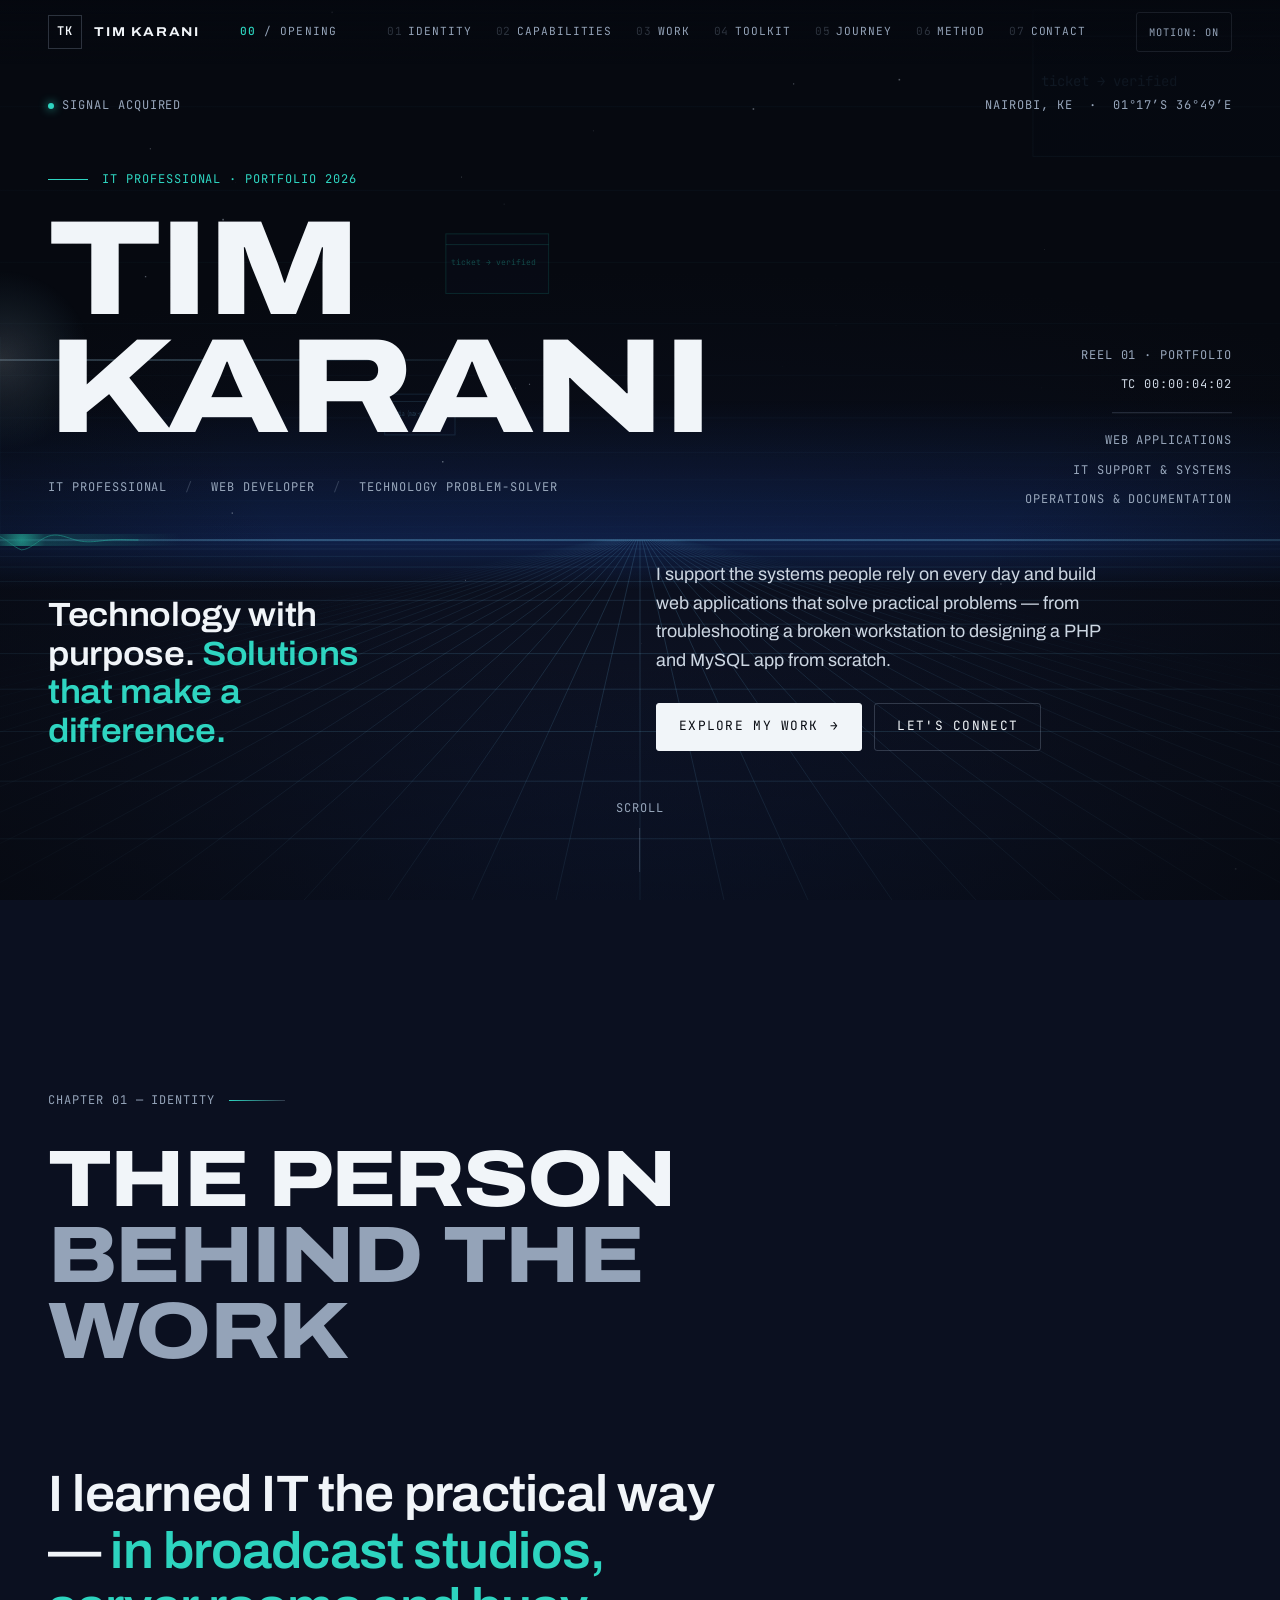
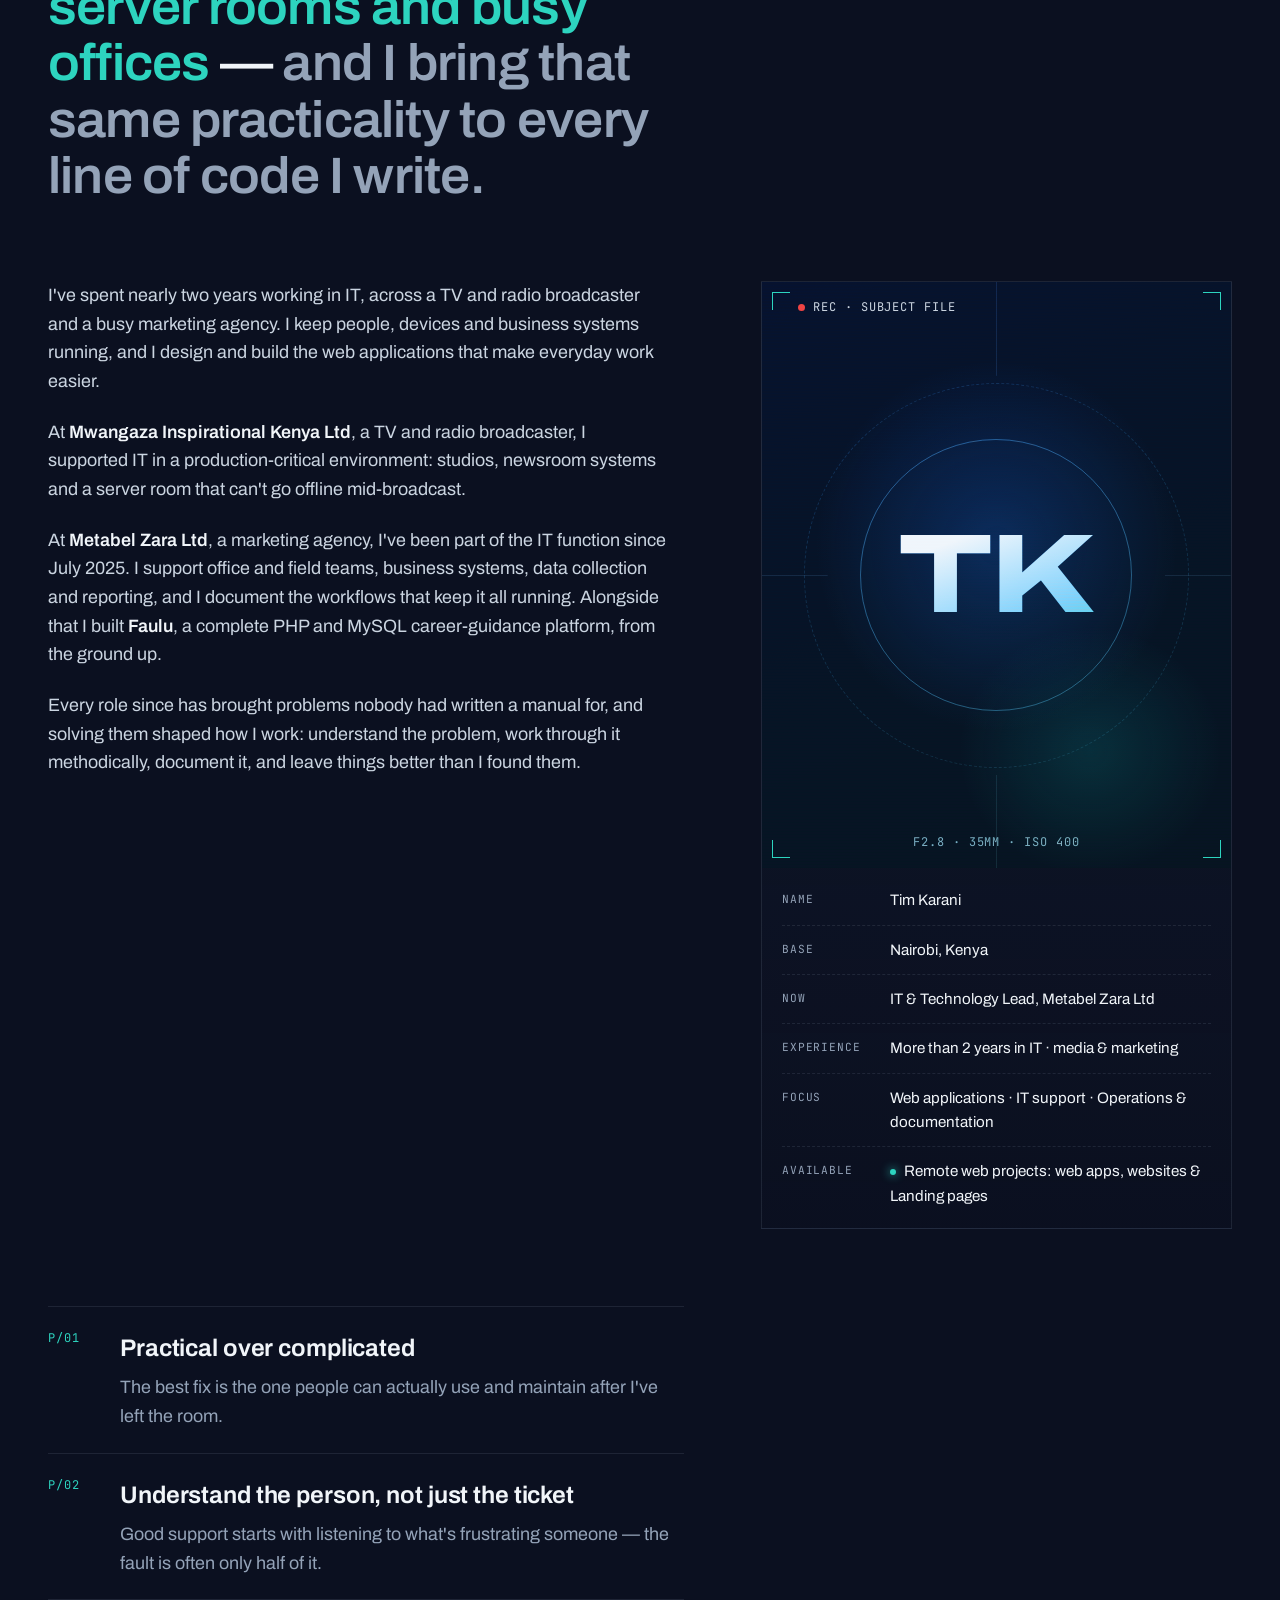
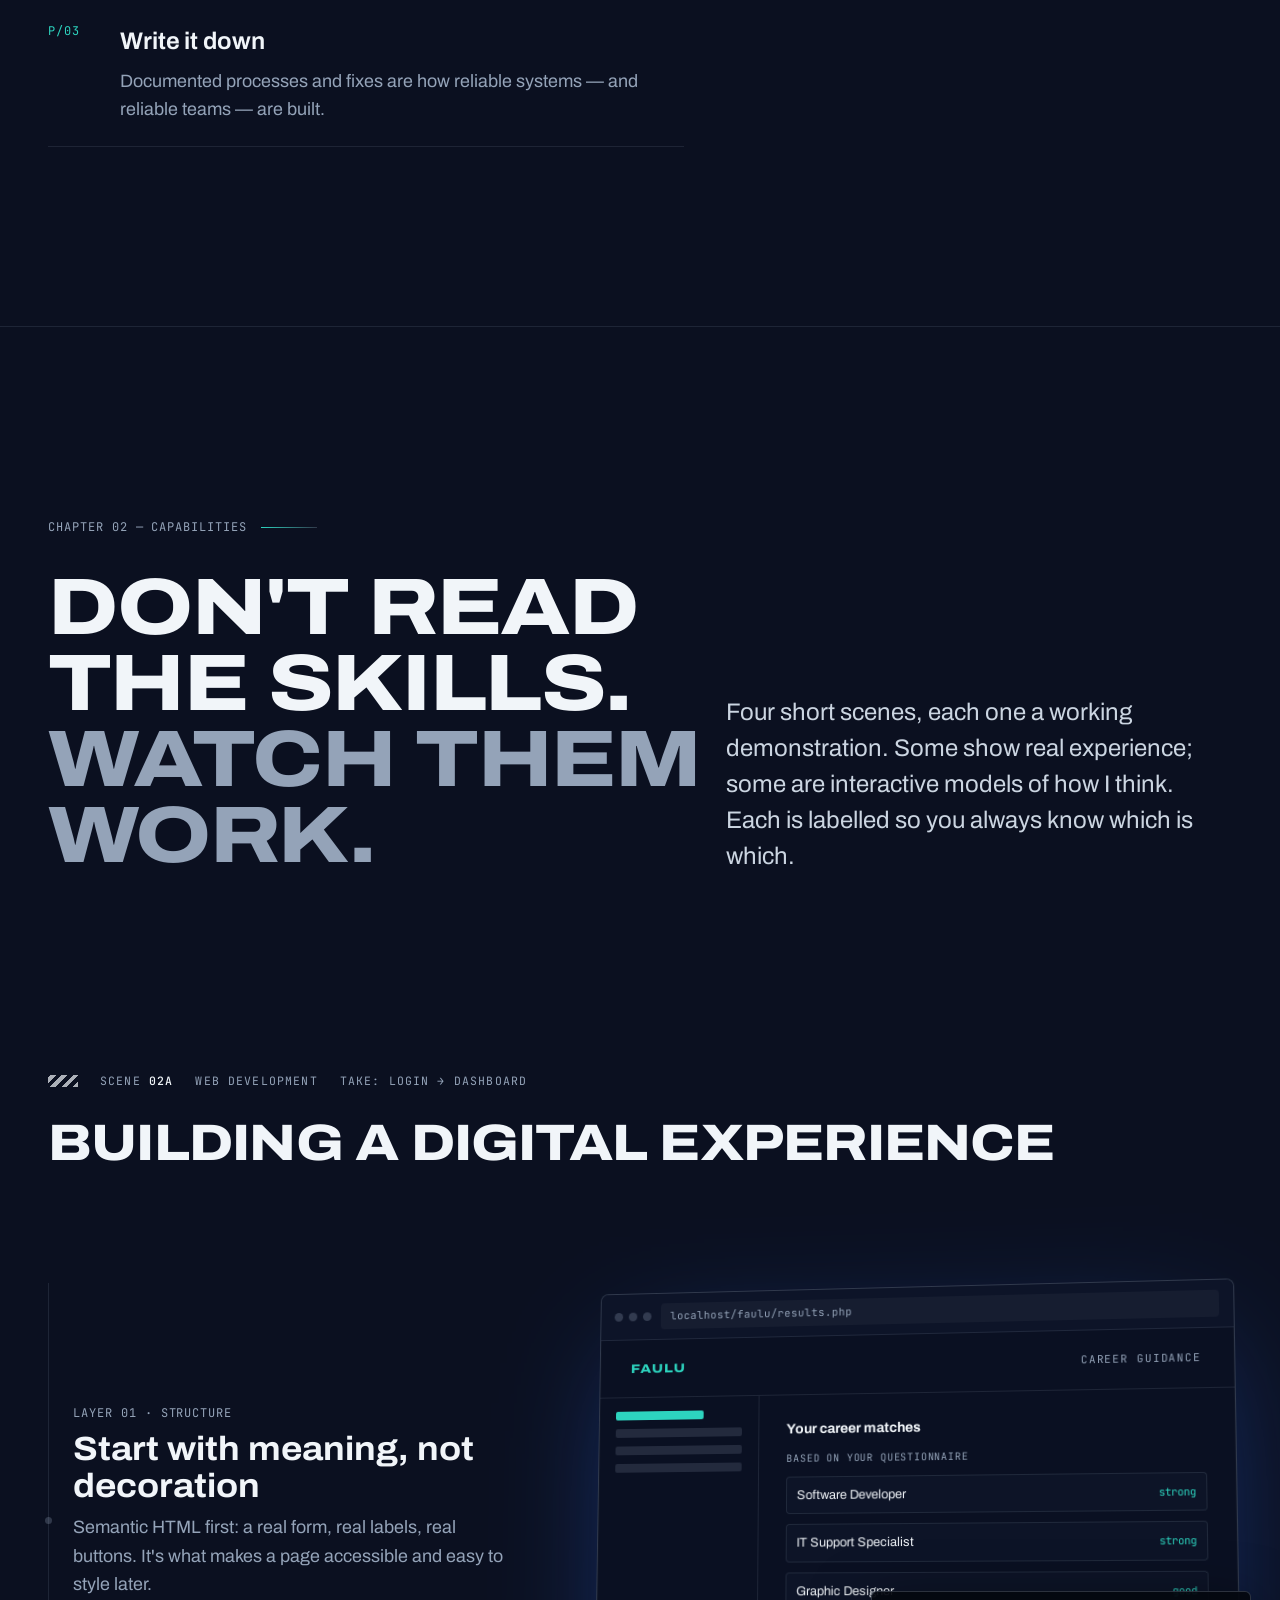
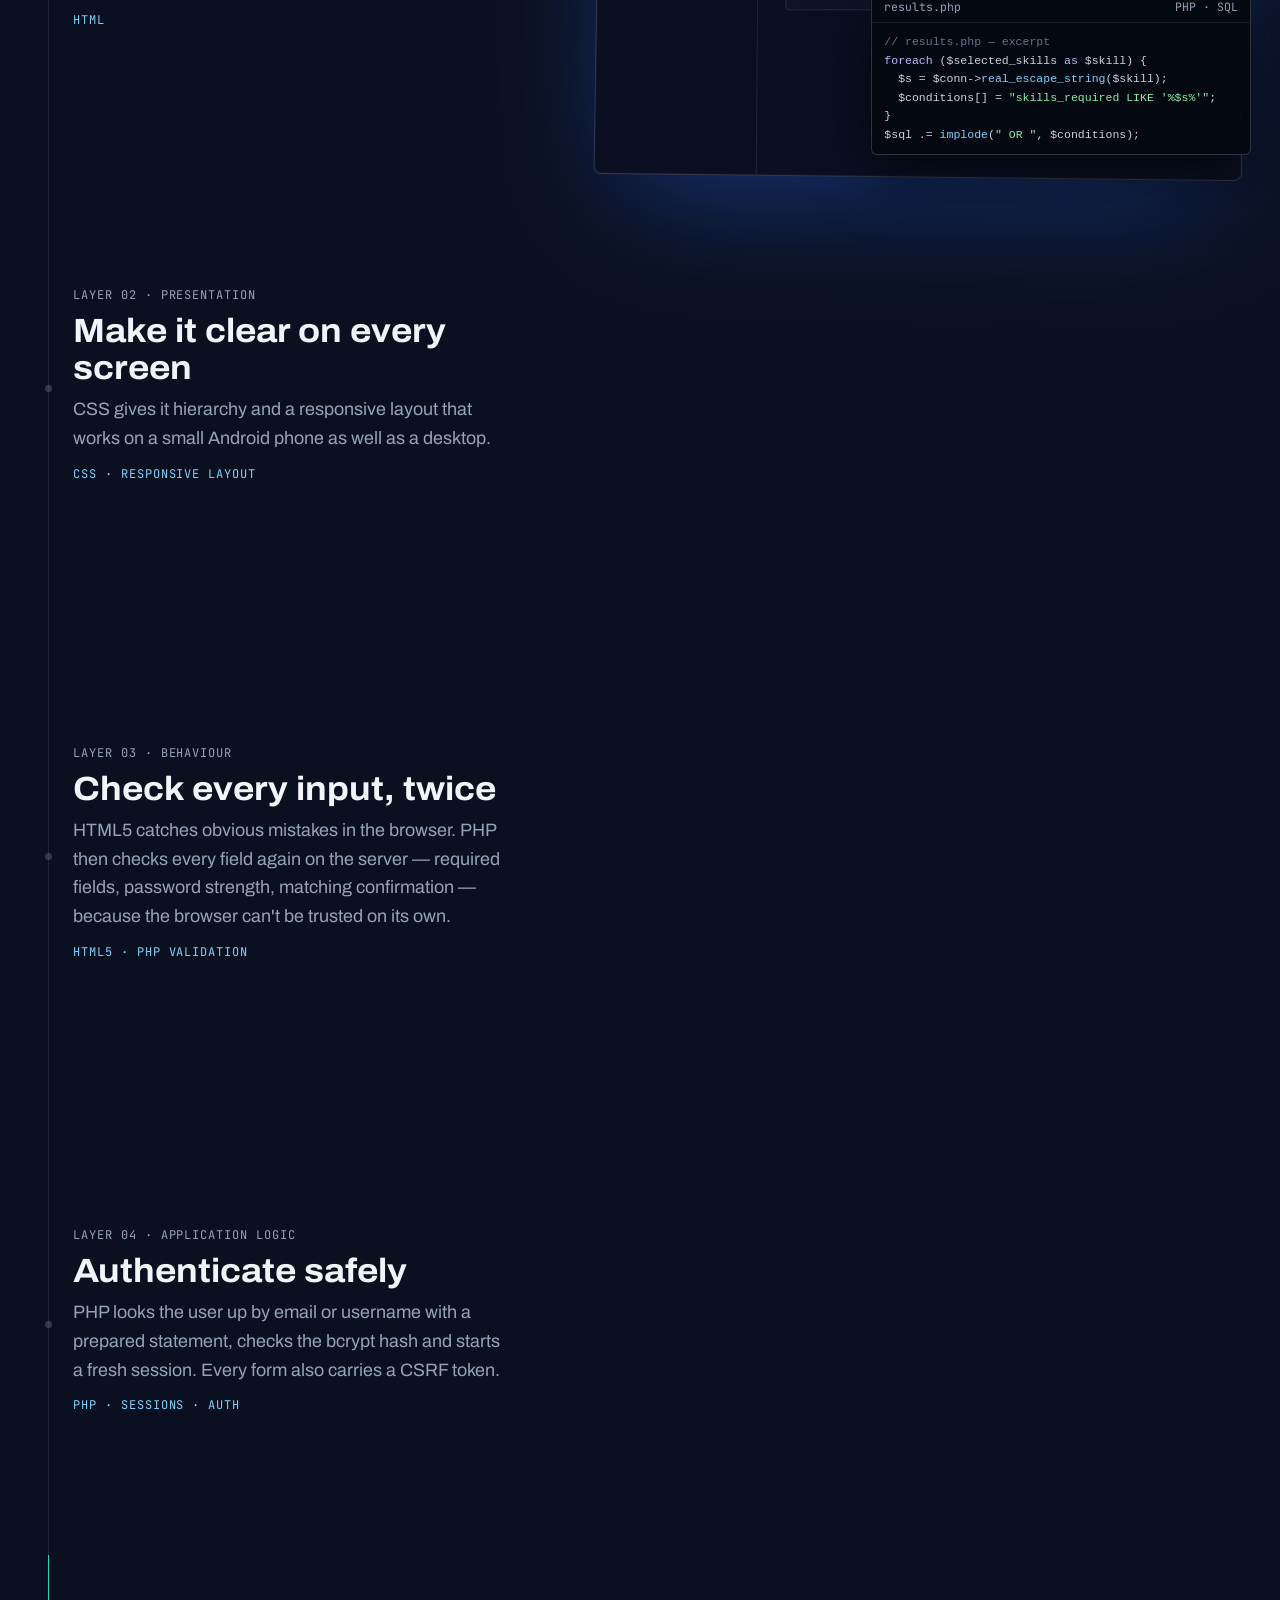
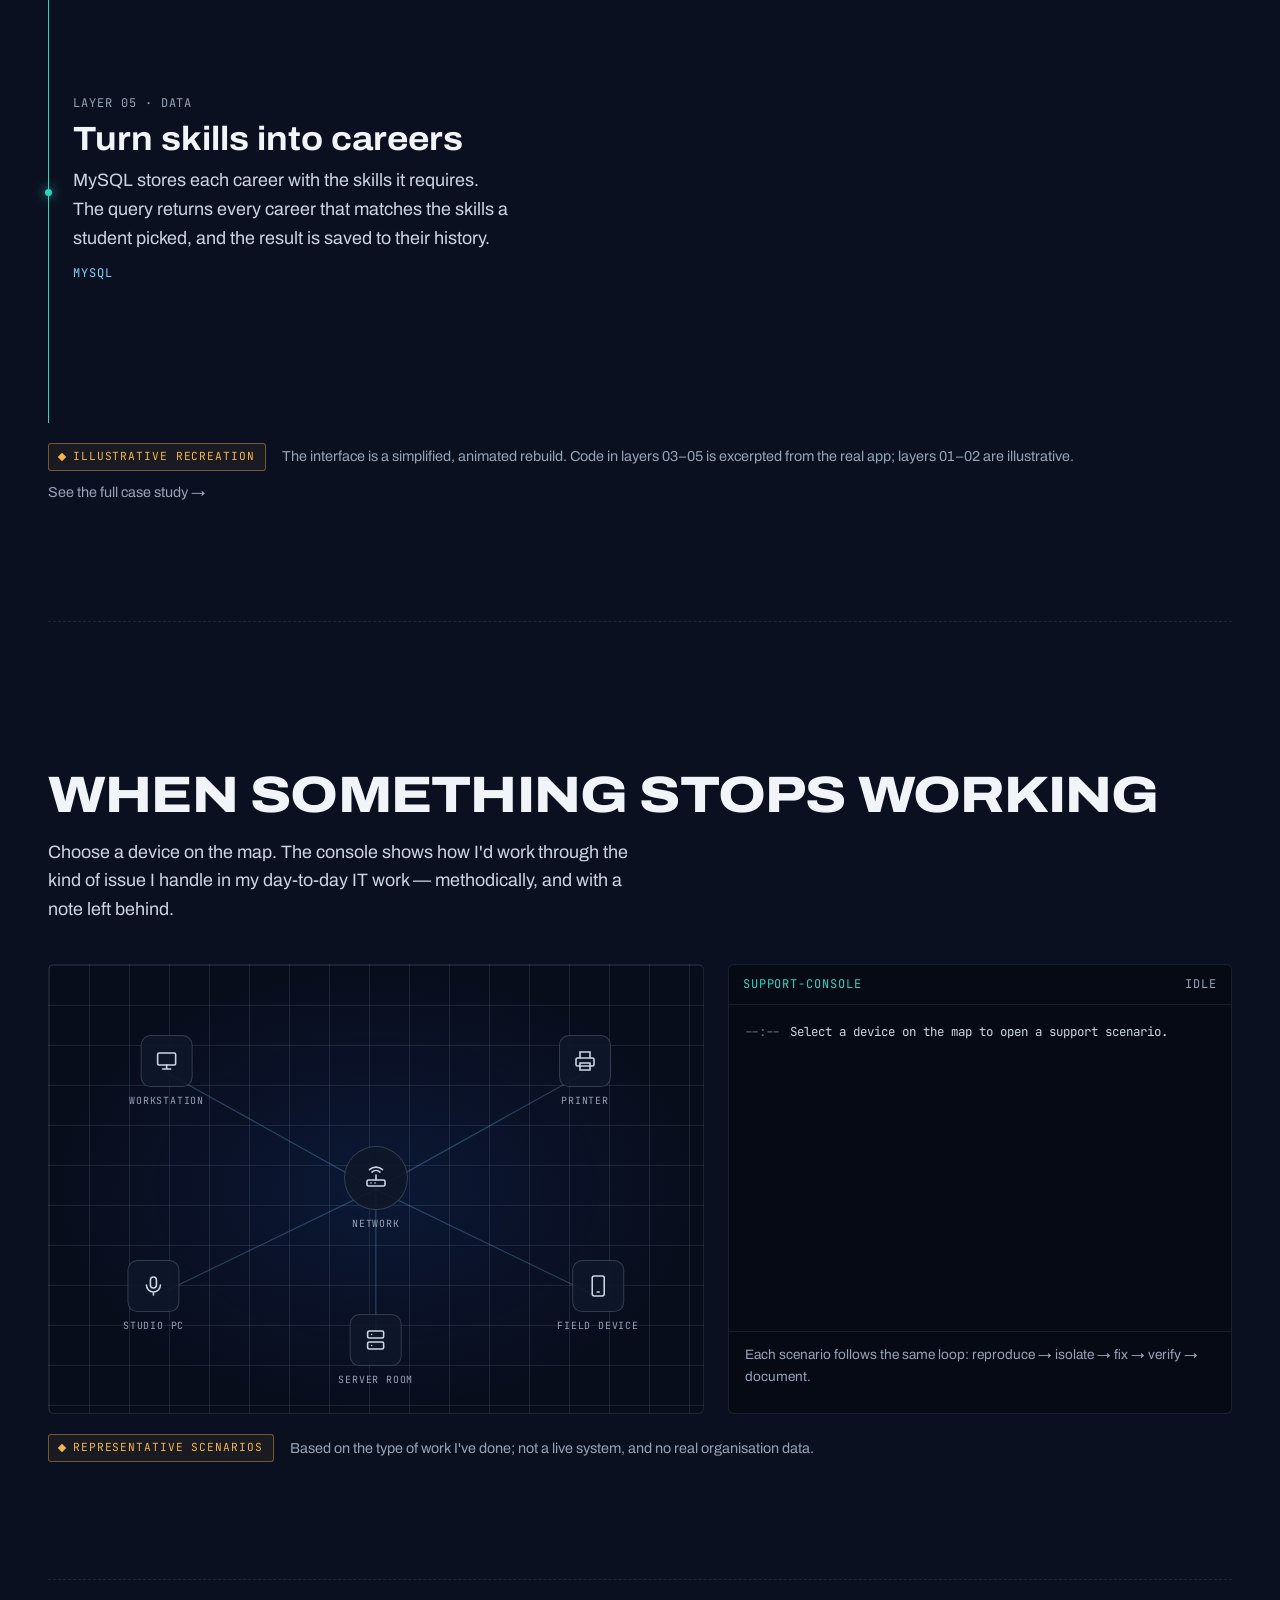
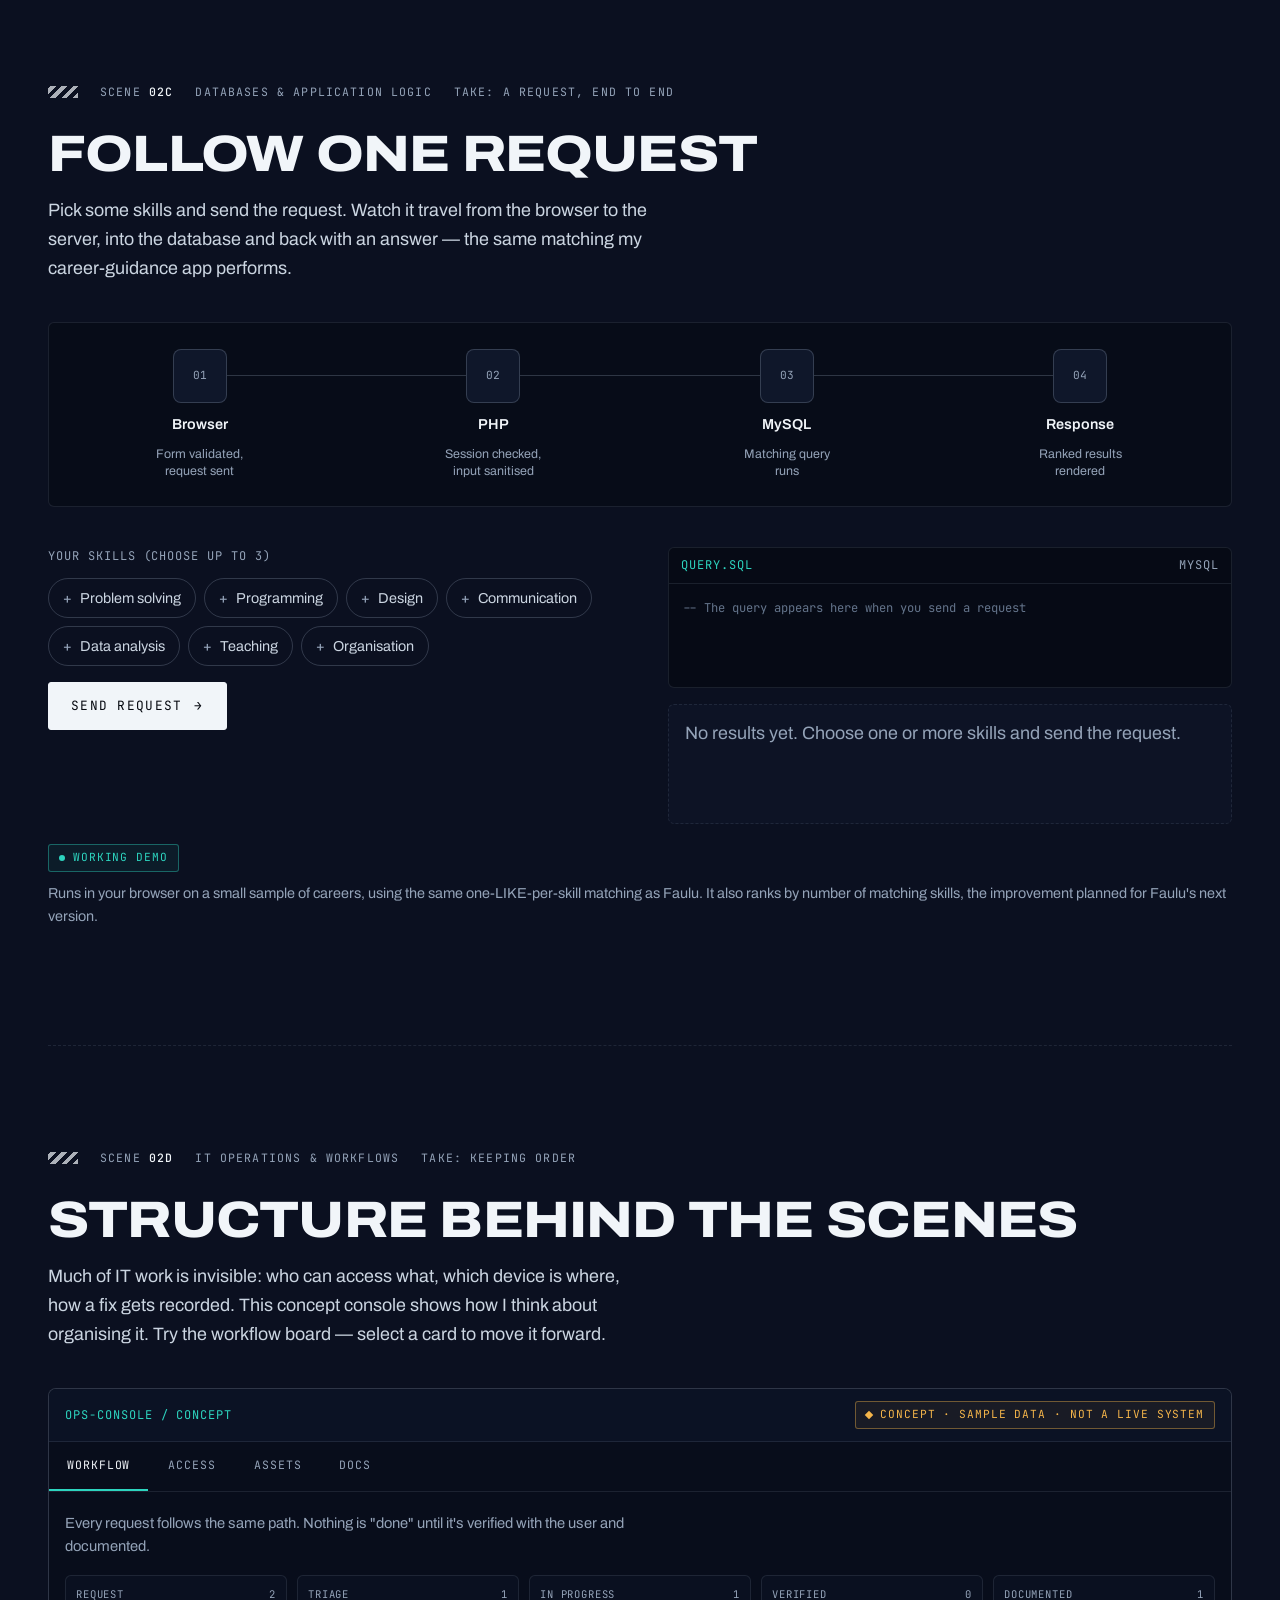
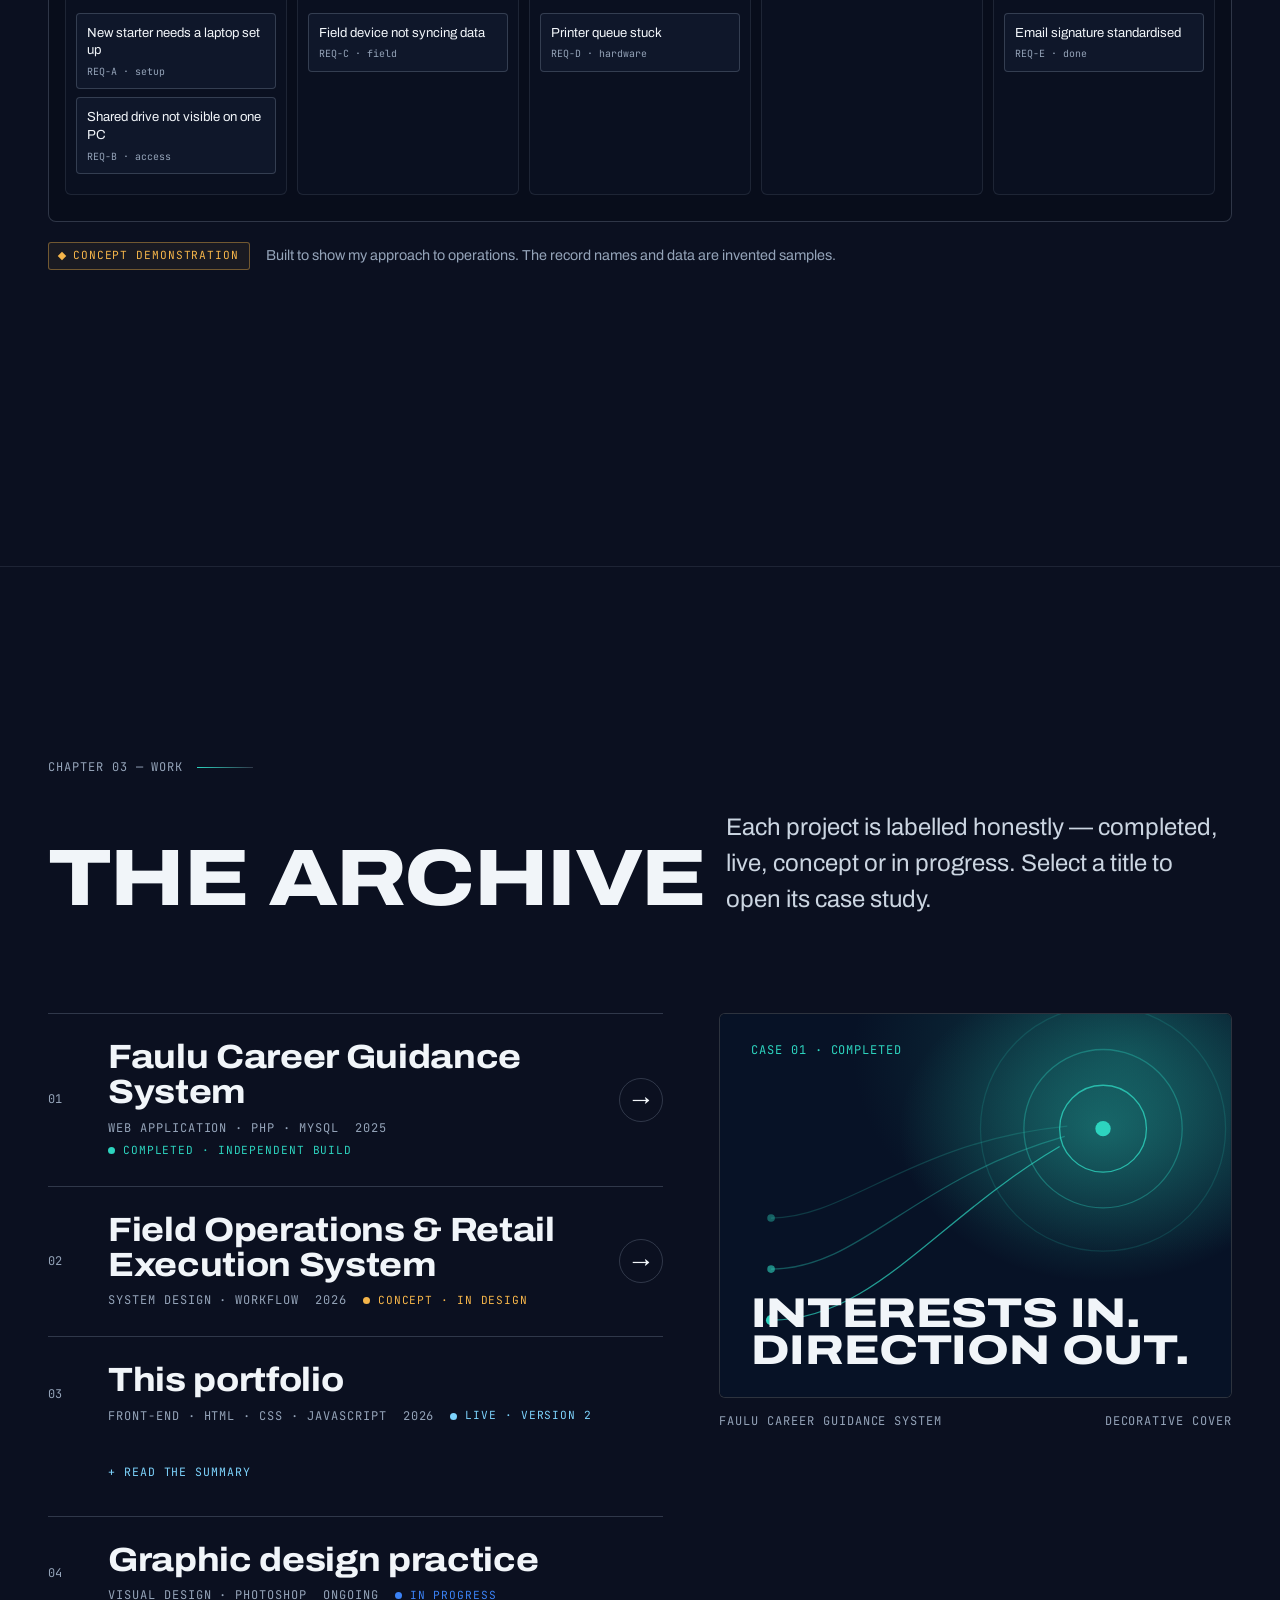
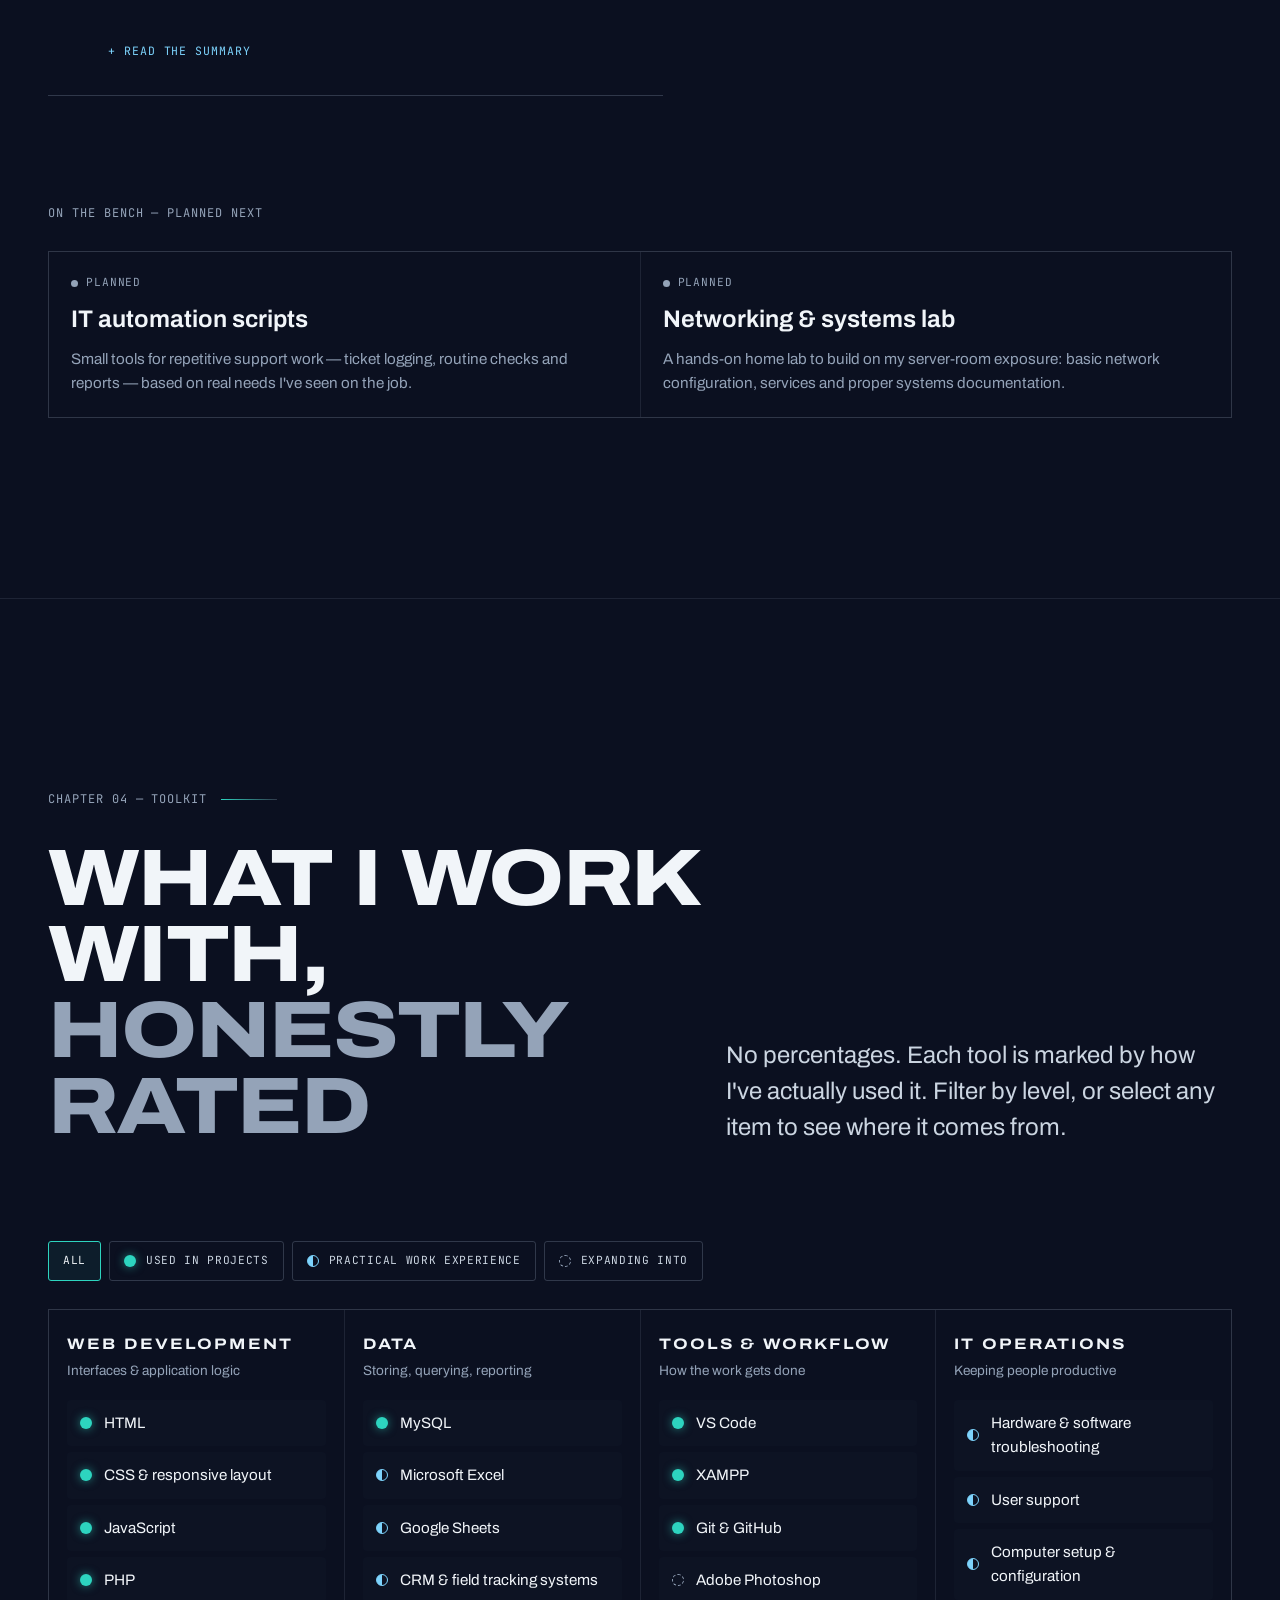
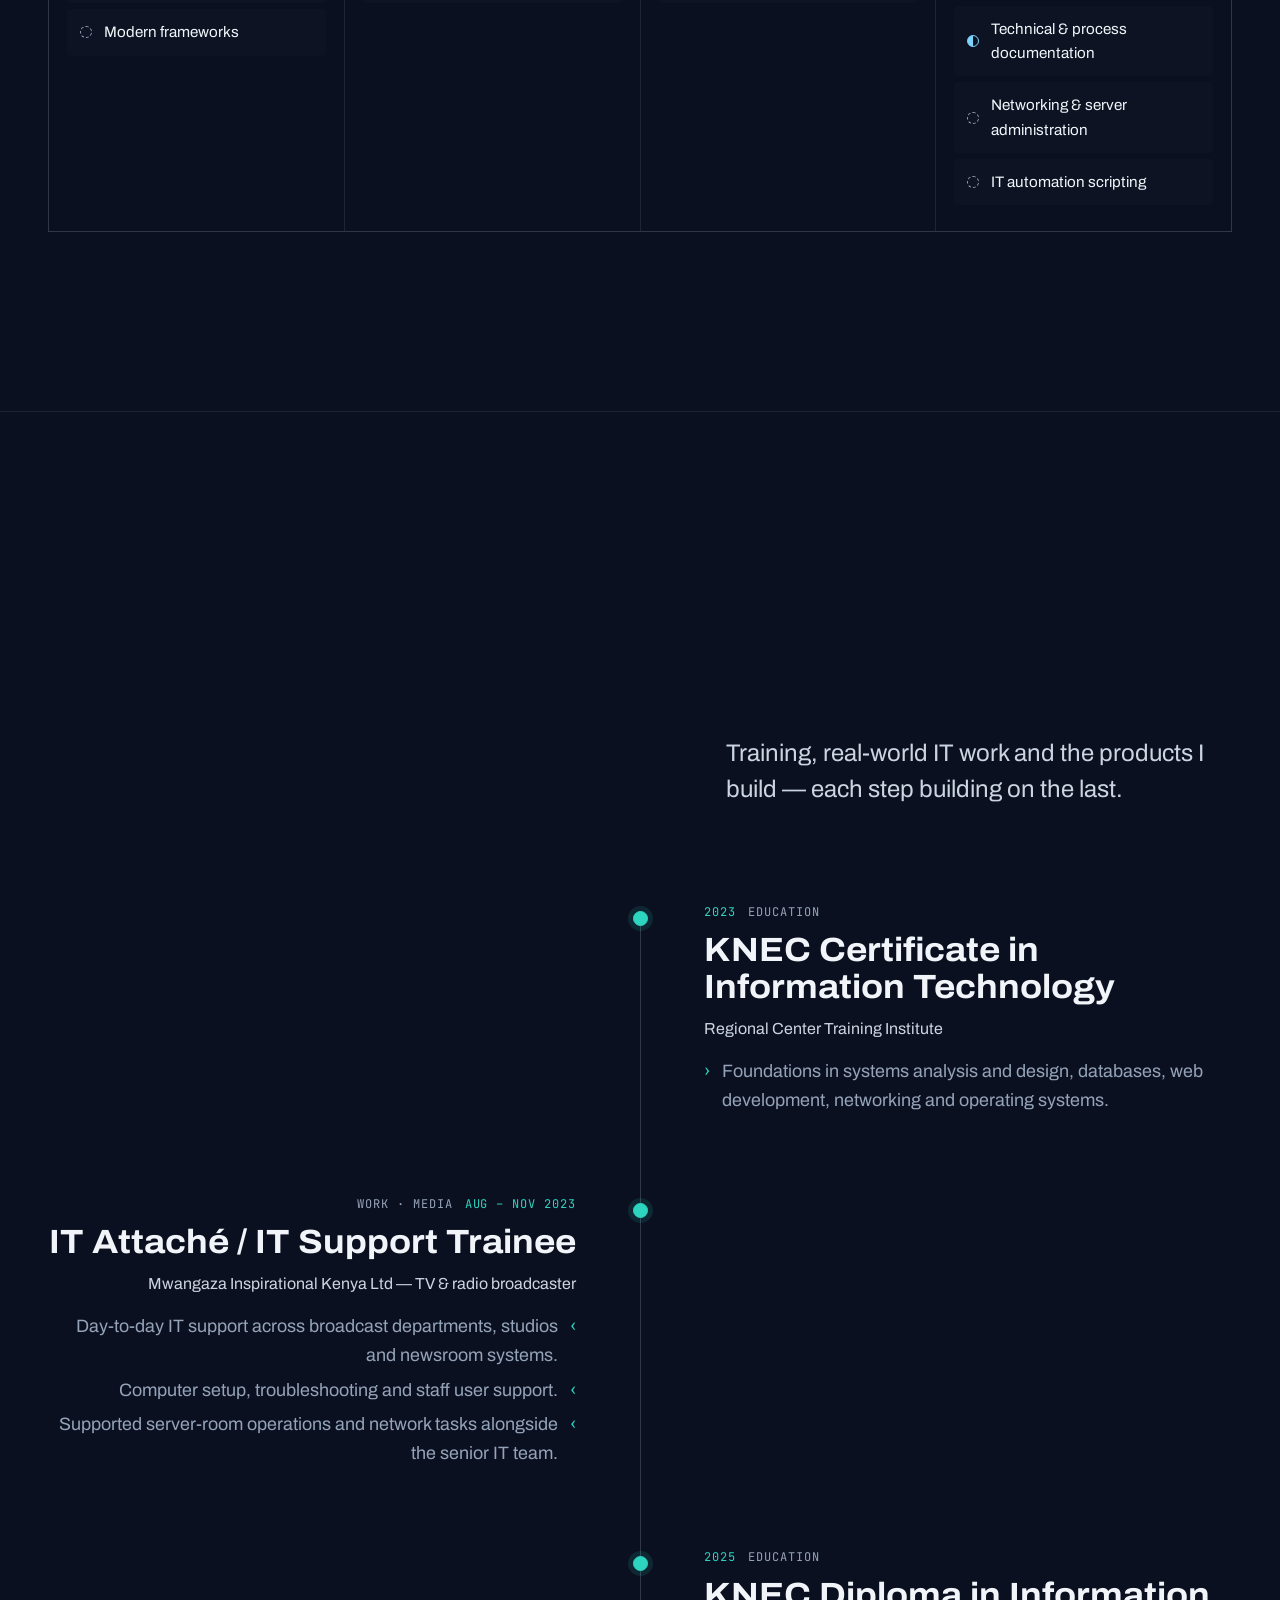
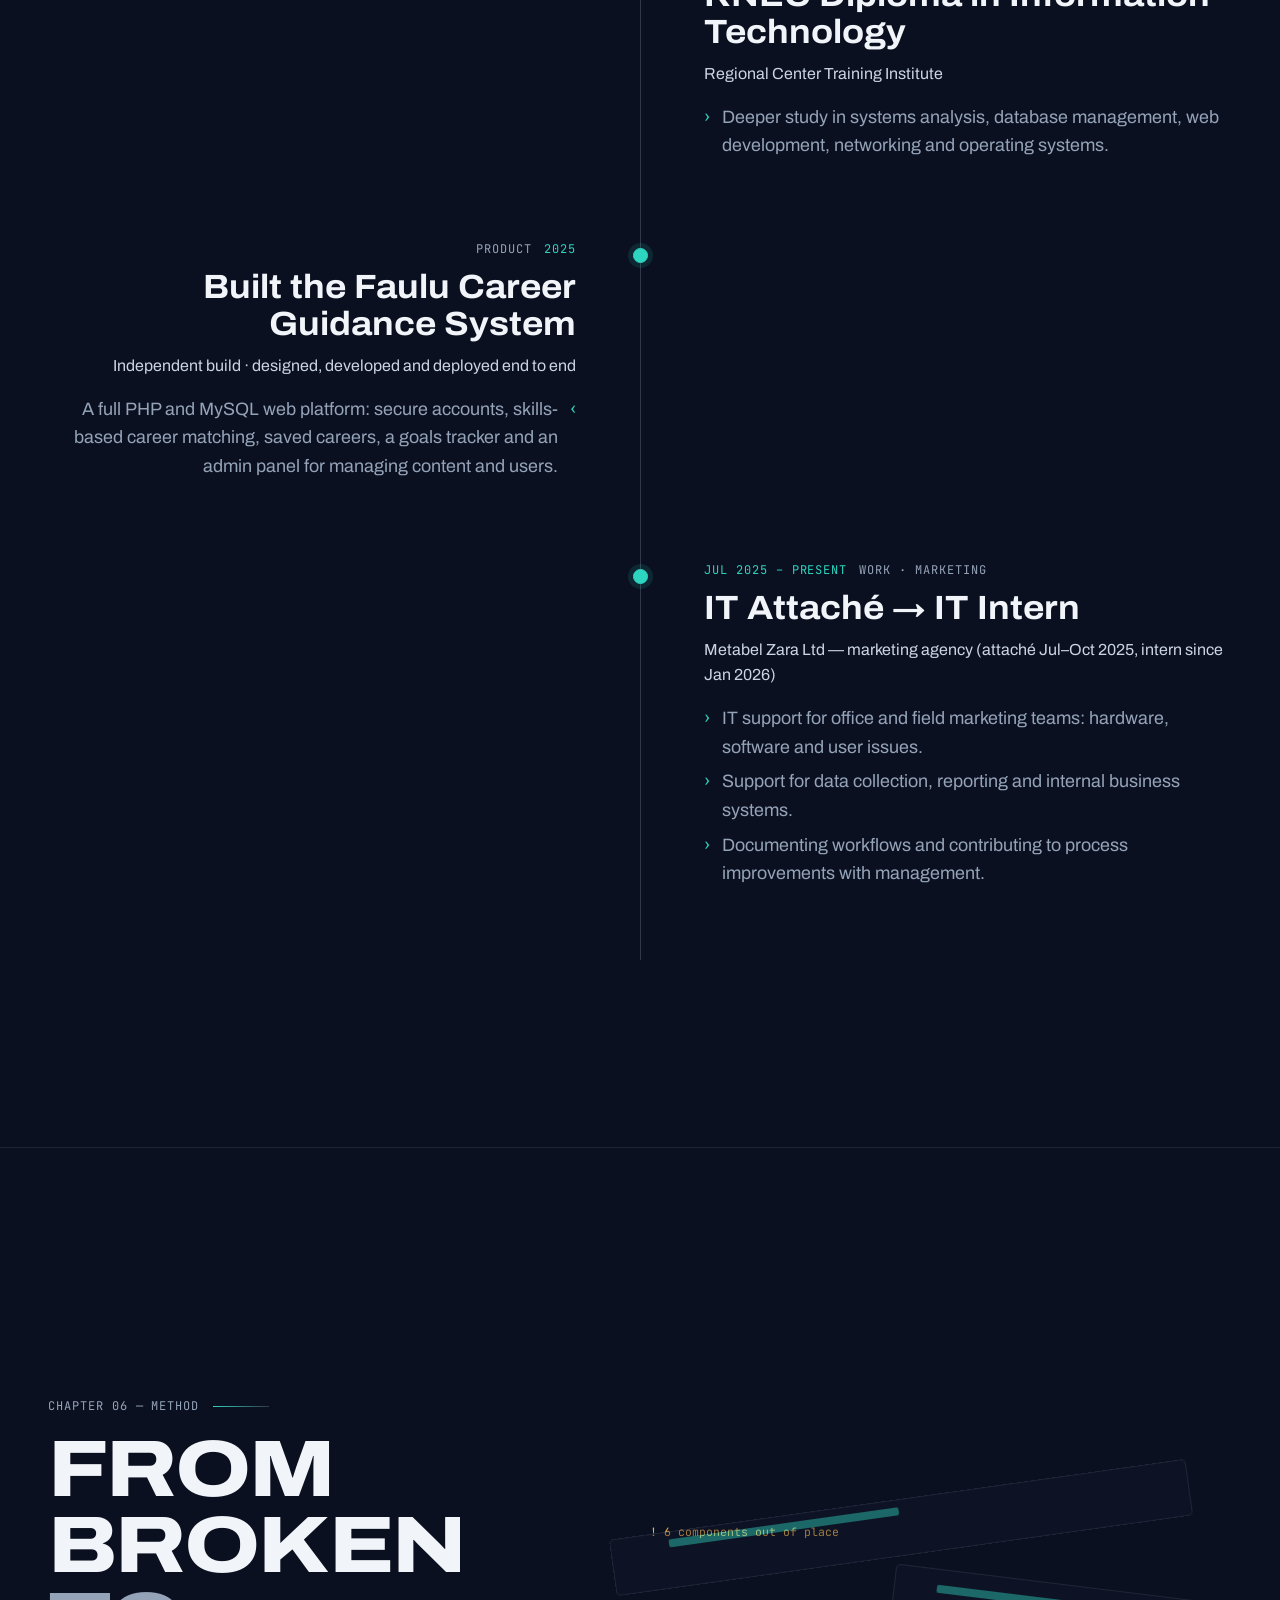
<file: index.html>
<!doctype html>
<html lang="en">
<head>
  <meta charset="utf-8">
  <meta name="viewport" content="width=device-width, initial-scale=1, viewport-fit=cover">
  <title>Tim Karani — IT Professional &amp; Web Developer, Nairobi</title>
  <meta name="description" content="Tim Karani is an IT professional in Nairobi building practical web applications and supporting the technology people rely on every day. Technology with purpose.">
  <meta name="author" content="Tim Karani">
  <meta name="theme-color" content="#0B1020">
  <link rel="canonical" href="https://tim-karani.netlify.app/">

  <meta property="og:type" content="website">
  <meta property="og:site_name" content="Tim Karani">
  <meta property="og:title" content="Tim Karani — Technology with purpose">
  <meta property="og:description" content="IT professional and web developer in Nairobi. Explore the work, the projects and the way I solve problems.">
  <meta property="og:url" content="https://tim-karani.netlify.app/">
  <meta property="og:image" content="https://tim-karani.netlify.app/assets/img/og-cover.png">
  <meta property="og:image:width" content="1200">
  <meta property="og:image:height" content="630">
  <meta name="twitter:card" content="summary_large_image">
  <meta name="twitter:title" content="Tim Karani — Technology with purpose">
  <meta name="twitter:description" content="IT professional and web developer in Nairobi.">
  <meta name="twitter:image" content="https://tim-karani.netlify.app/assets/img/og-cover.png">

  <link rel="icon" href="/assets/img/favicon.svg" type="image/svg+xml">
  <link rel="preconnect" href="https://fonts.googleapis.com">
  <link rel="preconnect" href="https://fonts.gstatic.com" crossorigin>
  <link rel="stylesheet" href="https://fonts.googleapis.com/css2?family=Archivo:wdth,wght@62..125,300..900&family=JetBrains+Mono:wght@400;500&display=swap">
  <link rel="stylesheet" href="/assets/css/main.css">

  <!-- Runs before paint: enables progressive enhancement + decides whether the intro plays -->
  <script>
    (function () {
      var d = document.documentElement; d.classList.add('js');
      var pref = null; try { pref = localStorage.getItem('tk-motion'); } catch (e) {}
      var reduce = pref === 'off' || (pref !== 'on' && window.matchMedia('(prefers-reduced-motion: reduce)').matches);
      if (reduce) d.classList.add('reduce-motion');
      if (pref === 'on') d.classList.add('motion-forced');
      var seen = false; try { seen = sessionStorage.getItem('tk-intro') === '1'; } catch (e) {}
      if (!reduce && !seen && !location.hash) d.classList.add('intro-run', 'bars-on');
      // Failsafe: if the main script never arrives, show everything as plain content.
      setTimeout(function () { if (!window.__tkReady) d.classList.remove('js', 'intro-run', 'intro-play', 'bars-on'); }, 3500);
    })();
  </script>
  <script type="module" src="/assets/js/main.js"></script>

  <script type="application/ld+json">
  {"@context":"https://schema.org","@type":"Person","name":"Tim Karani","jobTitle":"IT Professional","url":"https://tim-karani.netlify.app/","email":"mailto:timothykarani001@gmail.com","address":{"@type":"PostalAddress","addressLocality":"Nairobi","addressCountry":"KE"},"knowsAbout":["Web development","PHP","MySQL","JavaScript","IT support","Technical documentation"]}
  </script>
</head>
<body>
  <a class="skip-link" href="#main">Skip to content</a>
  <div class="grain" aria-hidden="true"></div>
  <div class="progress" aria-hidden="true"><div class="progress__bar"></div></div>

  <header class="site-nav" id="top-nav">
    <a class="brand" href="#top" aria-label="Tim Karani — back to top">
      <span class="brand__mark" aria-hidden="true">TK</span>
      <span class="brand__name">Tim Karani</span>
    </a>
    <p class="chapter-now" aria-hidden="true"><b data-chapter-num>00</b> / <span data-chapter-name>Opening</span></p>
    <nav aria-label="Chapters">
      <ul class="nav-links">
        <li><a href="#identity"><span>01</span>Identity</a></li>
        <li><a href="#capabilities"><span>02</span>Capabilities</a></li>
        <li><a href="#work"><span>03</span>Work</a></li>
        <li><a href="#toolkit"><span>04</span>Toolkit</a></li>
        <li><a href="#journey"><span>05</span>Journey</a></li>
        <li><a href="#method"><span>06</span>Method</a></li>
        <li><a href="#contact"><span>07</span>Contact</a></li>
      </ul>
    </nav>
    <div class="nav-tools">
      <button class="motion-toggle" type="button" aria-pressed="true" data-motion-toggle>Motion: on</button>
      <button class="menu-toggle" type="button" aria-expanded="false" aria-controls="menu" data-menu-open>Menu</button>
    </div>
  </header>

  <div class="menu-panel" id="menu" role="dialog" aria-modal="true" aria-label="Chapters" hidden>
    <button class="menu-toggle menu-close" type="button" data-menu-close>Close</button>
    <ol>
      <li><a href="#identity"><span>01</span>Identity</a></li>
      <li><a href="#capabilities"><span>02</span>Capabilities</a></li>
      <li><a href="#work"><span>03</span>Work</a></li>
      <li><a href="#toolkit"><span>04</span>Toolkit</a></li>
      <li><a href="#journey"><span>05</span>Journey</a></li>
      <li><a href="#method"><span>06</span>Method</a></li>
      <li><a href="#contact"><span>07</span>Contact</a></li>
    </ol>
    <div class="menu-foot">
      <a class="mono link-line" href="mailto:timothykarani001@gmail.com">timothykarani001@gmail.com</a>
      <a class="mono link-line" href="/assets/documents/Tim_Karani_CV.pdf" download>Download CV</a>
    </div>
  </div>

  <main id="main">
    <!-- ============================== OPENING ============================== -->
    <section class="hero" id="top" aria-labelledby="hero-name" data-chapter="00" data-chapter-label="Opening">
      <canvas class="hero__canvas" aria-hidden="true"></canvas>
      <div class="hero__vignette" aria-hidden="true"></div>
      <div class="hero__beam" aria-hidden="true"></div>
      <div class="letterbox letterbox--top" aria-hidden="true"></div>
      <div class="letterbox letterbox--bottom" aria-hidden="true"></div>

      <div class="hero__boot" data-intro="boot" aria-hidden="true">
        <p class="label"><span class="dot"></span>Signal acquired</p>
        <p class="label">Nairobi, KE &nbsp;·&nbsp; 01°17′S 36°49′E</p>
      </div>

      <div class="hero__meta" data-intro="kicker" aria-hidden="true">
        <p class="label">Reel 01 · Portfolio</p>
        <p class="label tc" data-timecode>TC 00:00:00:00</p>
        <hr>
        <p class="label">Web applications</p>
        <p class="label">IT support &amp; systems</p>
        <p class="label">Operations &amp; documentation</p>
      </div>

      <div class="wrap hero__inner">
        <p class="label label--teal hero__kicker" data-intro="kicker">IT Professional · Portfolio 2026</p>
        <h1 class="hero__name" id="hero-name">
          <span class="line line--1"><span>Tim</span></span>
          <span class="line line--2"><span>Karani</span></span>
        </h1>
        <ul class="hero__descriptor label" data-intro="kicker" aria-label="Roles">
          <li>IT Professional</li><li>Web Developer</li><li>Technology problem-solver</li>
        </ul>

        <div class="hero__grid" data-intro="identity">
          <p class="hero__tagline">Technology with purpose. <em>Solutions that make a difference.</em></p>
          <div>
            <p class="hero__intro">I support the systems people rely on every day and build web applications that solve practical problems — from troubleshooting a broken workstation to designing a PHP and MySQL app from scratch.</p>
            <div class="hero__cta" data-intro="cta">
              <a class="btn btn--primary" href="#work">Explore my work <span class="arrow" aria-hidden="true">→</span></a>
              <a class="btn" href="#contact">Let's connect</a>
            </div>
          </div>
        </div>
      </div>

      <a class="scroll-cue" href="#identity" data-intro="cue" aria-label="Scroll to chapter one">
        <span class="label">Scroll</span><span class="scroll-cue__line"></span>
      </a>
      <button class="skip-intro" type="button" data-skip-intro hidden>Skip intro ⏭</button>
    </section>

    <!-- ============================== 01 IDENTITY ============================== -->
    <section class="chapter" id="identity" aria-labelledby="identity-title" data-chapter="01" data-chapter-label="Identity">
      <div class="wrap">
        <div class="chapter__head">
          <p class="label chapter__num" data-reveal>Chapter 01 — Identity</p>
          <h2 class="chapter__title" id="identity-title" data-reveal="mask">The person <span class="soft">behind the work</span></h2>
        </div>

        <div class="identity">
          <p class="identity__statement" data-reveal>I learned IT the practical way — <span class="hl">in broadcast studios, server rooms and busy offices</span> — <span class="dim">and I bring that same practicality to every line of code I write.</span></p>

          <div class="story" data-reveal>
            <p>I've spent nearly two years working in IT, across a TV and radio broadcaster and a busy marketing agency. I keep people, devices and business systems running, and I design and build the web applications that make everyday work easier.</p>
            <p>At <strong>Mwangaza Inspirational Kenya Ltd</strong>, a TV and radio broadcaster, I supported IT in a production-critical environment: studios, newsroom systems and a server room that can't go offline mid-broadcast.</p>
            <p>At <strong>Metabel Zara Ltd</strong>, a marketing agency, I've been part of the IT function since July 2025. I support office and field teams, business systems, data collection and reporting, and I document the workflows that keep it all running. Alongside that I built <strong>Faulu</strong>, a complete PHP and MySQL career-guidance platform, from the ground up.</p>
            <p>Every role since has brought problems nobody had written a manual for, and solving them shaped how I work: understand the problem, work through it methodically, document it, and leave things better than I found them.</p>
          </div>

          <aside class="identity__dossier" data-reveal style="--d:.15s" aria-label="Profile summary">
            <div class="dossier">
              <div class="dossier__frame">
                <!-- Viewfinder monogram. To use a real portrait, save it as /assets/images/portrait.jpg
                     (square, at least 800px) and add inside this frame:
                     <img src="/assets/images/portrait.jpg" alt="Portrait of Tim Karani" width="800" height="800" loading="lazy" decoding="async"> -->
                <span class="viewfinder" aria-hidden="true">
                  <span class="viewfinder__ring"></span><span class="viewfinder__ring viewfinder__ring--2"></span>
                  <span class="viewfinder__cross"></span>
                  <span class="viewfinder__mono">TK</span>
                  <span class="viewfinder__read label">F2.8 · 35mm · ISO 400</span>
                </span>
                <span class="dossier__corner dossier__corner--tl" aria-hidden="true"></span>
                <span class="dossier__corner dossier__corner--tr" aria-hidden="true"></span>
                <span class="dossier__corner dossier__corner--bl" aria-hidden="true"></span>
                <span class="dossier__corner dossier__corner--br" aria-hidden="true"></span>
                <span class="dossier__rec label" aria-hidden="true">Rec · Subject file</span>
              </div>
              <dl>
                <div><dt>Name</dt><dd>Tim Karani</dd></div>
                <div><dt>Base</dt><dd>Nairobi, Kenya</dd></div>
                <div><dt>Now</dt><dd>IT & Technology Lead, Metabel Zara Ltd</dd></div>
                <div><dt>Experience</dt><dd>More than 2 years in IT · media &amp; marketing</dd></div>
                <div><dt>Focus</dt><dd>Web applications · IT support · Operations &amp; documentation</dd></div>
                <div><dt>Available</dt><dd><span class="dot"></span>Remote web projects: web apps, websites &amp; Landing pages</dd></div>
              </dl>
            </div>
          </aside>

          <ol class="principles" data-reveal aria-label="How I work">
            <li><span class="label label--teal">P/01</span><div><h3>Practical over complicated</h3><p>The best fix is the one people can actually use and maintain after I've left the room.</p></div></li>
            <li><span class="label label--teal">P/02</span><div><h3>Understand the person, not just the ticket</h3><p>Good support starts with listening to what's frustrating someone — the fault is often only half of it.</p></div></li>
            <li><span class="label label--teal">P/03</span><div><h3>Write it down</h3><p>Documented processes and fixes are how reliable systems — and reliable teams — are built.</p></div></li>
          </ol>
        </div>
      </div>
    </section>

    <!-- ============================== 02 CAPABILITIES ============================== -->
    <section class="chapter" id="capabilities" aria-labelledby="cap-title" data-chapter="02" data-chapter-label="Capabilities">
      <div class="wrap">
        <div class="chapter__head">
          <p class="label chapter__num" data-reveal>Chapter 02 — Capabilities</p>
          <h2 class="chapter__title" id="cap-title" data-reveal="mask">Don't read the skills. <span class="soft">Watch them work.</span></h2>
          <p class="chapter__lede" data-reveal>Four short scenes, each one a working demonstration. Some show real experience; some are interactive models of how I think. Each is labelled so you always know which is which.</p>
        </div>

        <!-- ---------- SCENE A: WEB ---------- -->
        <article class="scene" id="scene-web" aria-labelledby="scene-web-title">
          <div class="slate" data-reveal><span class="slate__clap" aria-hidden="true"></span><span>Scene <b>02A</b></span><span>Web development</span><span>Take: Login → Dashboard</span></div>
          <h3 class="scene__title" id="scene-web-title" data-reveal>Building a digital experience</h3>
          <p class="scene__lede" data-reveal>Scroll through how a feature comes together, layer by layer — the way I built the login and recommendations flow in my career-guidance app.</p>

          <div class="build" data-step="1" data-scene="build">
            <div class="build__stage">
              <div class="browser" aria-hidden="true">
                <div class="browser__bar"><span class="browser__dots"><i></i><i></i><i></i></span><span class="browser__url" data-build-url>localhost/faulu/login.php</span></div>
                <div class="browser__view">
                  <div class="bv bv-wire">
                    <div class="box" style="inset:4% 4% auto 4%;height:12%"><span>&lt;header&gt;</span></div>
                    <div class="box" style="left:28%;right:28%;top:24%;bottom:12%"><span>&lt;form&gt;</span></div>
                    <div class="box" style="left:33%;right:33%;top:38%;height:11%"><span>&lt;input email&gt;</span></div>
                    <div class="box" style="left:33%;right:33%;top:54%;height:11%"><span>&lt;input password&gt;</span></div>
                    <div class="box" style="left:33%;right:33%;top:71%;height:10%"><span>&lt;button&gt;</span></div>
                  </div>
                  <div class="app">
                    <div class="app__top"><span class="app__logo">FAULU</span><span class="mono" style="font-size:.85em">Career guidance</span></div>
                    <div class="app__body">
                      <div class="login">
                        <b>Welcome back</b>
                        <div class="field field--email"><i>Email</i><u></u><em>Enter a valid email address</em></div>
                        <div class="field"><i>Password</i><u></u></div>
                        <div class="login__btn">Sign in</div>
                      </div>
                      <div class="dash">
                        <div class="dash__side"><span></span><span></span><span></span><span></span></div>
                        <div class="dash__main">
                          <b>Your career matches</b>
                          <span class="mono" style="color:var(--muted);font-size:.8em">Based on your questionnaire</span>
                          <div class="rec"><span>Software Developer</span><small>strong</small></div>
                          <div class="rec"><span>IT Support Specialist</span><small>strong</small></div>
                          <div class="rec"><span>Graphic Designer</span><small>good</small></div>
                        </div>
                      </div>
                    </div>
                  </div>
                </div>
              </div>
              <div class="codecard" aria-hidden="true">
                <div class="codecard__tab"><span data-code-file>login.html</span><span data-code-lang>HTML</span></div>
                <pre data-code></pre>
              </div>
            </div>

            <ol class="build__steps">
              <li class="build__step" data-step-trigger="1">
                <span class="label">Layer 01 · Structure</span>
                <h4>Start with meaning, not decoration</h4>
                <p>Semantic HTML first: a real form, real labels, real buttons. It's what makes a page accessible and easy to style later.</p>
                <span class="label build__tech">HTML</span>
              </li>
              <li class="build__step" data-step-trigger="2">
                <span class="label">Layer 02 · Presentation</span>
                <h4>Make it clear on every screen</h4>
                <p>CSS gives it hierarchy and a responsive layout that works on a small Android phone as well as a desktop.</p>
                <span class="label build__tech">CSS · Responsive layout</span>
              </li>
              <li class="build__step" data-step-trigger="3">
                <span class="label">Layer 03 · Behaviour</span>
                <h4>Check every input, twice</h4>
                <p>HTML5 catches obvious mistakes in the browser. PHP then checks every field again on the server — required fields, password strength, matching confirmation — because the browser can't be trusted on its own.</p>
                <span class="label build__tech">HTML5 · PHP validation</span>
              </li>
              <li class="build__step" data-step-trigger="4">
                <span class="label">Layer 04 · Application logic</span>
                <h4>Authenticate safely</h4>
                <p>PHP looks the user up by email or username with a prepared statement, checks the bcrypt hash and starts a fresh session. Every form also carries a CSRF token.</p>
                <span class="label build__tech">PHP · Sessions · Auth</span>
              </li>
              <li class="build__step" data-step-trigger="5">
                <span class="label">Layer 05 · Data</span>
                <h4>Turn skills into careers</h4>
                <p>MySQL stores each career with the skills it requires. The query returns every career that matches the skills a student picked, and the result is saved to their history.</p>
                <span class="label build__tech">MySQL</span>
              </li>
            </ol>
          </div>
          <p class="scene__note"><span class="flag">Illustrative recreation</span> The interface is a simplified, animated rebuild. Code in layers 03–05 is excerpted from the real app; layers 01–02 are illustrative. <a class="link-line" href="/projects/faulu-career-guidance.html">See the full case study →</a></p>
        </article>

        <!-- ---------- SCENE B: SUPPORT ---------- -->
        <article class="scene" id="scene-support" aria-labelledby="scene-support-title">
          <div class="slate" data-reveal><span class="slate__clap" aria-hidden="true"></span><span>Scene <b>02B</b></span><span>IT support &amp; systems</span><span>Take: The support desk</span></div>
          <h3 class="scene__title" id="scene-support-title" data-reveal>When something stops working</h3>
          <p class="scene__lede" data-reveal>Choose a device on the map. The console shows how I'd work through the kind of issue I handle in my day-to-day IT work — methodically, and with a note left behind.</p>

          <div class="ops" data-scene="support">
            <div class="netmap" role="group" aria-label="Office technology map — choose a device">
              <svg class="wires" viewBox="0 0 100 100" preserveAspectRatio="none" aria-hidden="true">
                <path d="M50 50 L18 24"/><path d="M50 50 L82 24"/><path d="M50 50 L16 74"/><path d="M50 50 L84 74"/><path d="M50 50 L50 86"/>
                <path class="flow" data-wire="workstation" d="M50 50 L18 24"/>
                <path class="flow" data-wire="printer" d="M50 50 L82 24"/>
                <path class="flow" data-wire="studio" d="M50 50 L16 74"/>
                <path class="flow" data-wire="field" d="M50 50 L84 74"/>
                <path class="flow" data-wire="server" d="M50 50 L50 86"/>
              </svg>
              <button class="node node--hub" type="button" style="left:50%;top:50%" data-node="network" aria-pressed="false">
                <span class="node__icon"><svg viewBox="0 0 24 24" fill="none" stroke="currentColor" stroke-width="1.6" stroke-linecap="round"><rect x="3" y="14" width="18" height="6" rx="1.5"/><path d="M7 17h.01M11 17h.01M12 14V9M8 6a6 6 0 0 1 8 0M5.5 3.5a10 10 0 0 1 13 0"/></svg></span>
                <span class="node__label">Network</span>
              </button>
              <button class="node" type="button" style="left:18%;top:24%" data-node="workstation" aria-pressed="false">
                <span class="node__icon"><svg viewBox="0 0 24 24" fill="none" stroke="currentColor" stroke-width="1.6" stroke-linecap="round"><rect x="3" y="4" width="18" height="12" rx="1.5"/><path d="M8 20h8M12 16v4"/></svg></span>
                <span class="node__label">Workstation</span>
              </button>
              <button class="node" type="button" style="left:82%;top:24%" data-node="printer" aria-pressed="false">
                <span class="node__icon"><svg viewBox="0 0 24 24" fill="none" stroke="currentColor" stroke-width="1.6" stroke-linecap="round"><path d="M7 9V3h10v6"/><rect x="3" y="9" width="18" height="8" rx="1.5"/><path d="M7 14h10v7H7z"/></svg></span>
                <span class="node__label">Printer</span>
              </button>
              <button class="node" type="button" style="left:16%;top:74%" data-node="studio" aria-pressed="false">
                <span class="node__icon"><svg viewBox="0 0 24 24" fill="none" stroke="currentColor" stroke-width="1.6" stroke-linecap="round"><rect x="9" y="3" width="6" height="11" rx="3"/><path d="M5 11a7 7 0 0 0 14 0M12 18v3"/></svg></span>
                <span class="node__label">Studio PC</span>
              </button>
              <button class="node" type="button" style="left:84%;top:74%" data-node="field" aria-pressed="false">
                <span class="node__icon"><svg viewBox="0 0 24 24" fill="none" stroke="currentColor" stroke-width="1.6" stroke-linecap="round"><rect x="6" y="2" width="12" height="20" rx="2"/><path d="M11 18h2"/></svg></span>
                <span class="node__label">Field device</span>
              </button>
              <button class="node" type="button" style="left:50%;top:86%" data-node="server" aria-pressed="false">
                <span class="node__icon"><svg viewBox="0 0 24 24" fill="none" stroke="currentColor" stroke-width="1.6" stroke-linecap="round"><rect x="4" y="3" width="16" height="7" rx="1.5"/><rect x="4" y="14" width="16" height="7" rx="1.5"/><path d="M8 6.5h.01M8 17.5h.01"/></svg></span>
                <span class="node__label">Server room</span>
              </button>
            </div>

            <div class="console" aria-live="polite">
              <div class="console__head"><span class="label label--teal" data-console-title>support-console</span><span class="label" data-console-state>idle</span></div>
              <ol class="console__log" data-console-log>
                <li class="is-in"><span class="t">--:--</span>Select a device on the map to open a support scenario.</li>
              </ol>
              <p class="console__foot" data-console-foot>Each scenario follows the same loop: reproduce → isolate → fix → verify → document.</p>
            </div>
          </div>
          <p class="scene__note"><span class="flag">Representative scenarios</span> Based on the type of work I've done; not a live system, and no real organisation data.</p>
        </article>

        <!-- ---------- SCENE C: DATA ---------- -->
        <article class="scene" id="scene-data" aria-labelledby="scene-data-title">
          <div class="slate" data-reveal><span class="slate__clap" aria-hidden="true"></span><span>Scene <b>02C</b></span><span>Databases &amp; application logic</span><span>Take: A request, end to end</span></div>
          <h3 class="scene__title" id="scene-data-title" data-reveal>Follow one request</h3>
          <p class="scene__lede" data-reveal>Pick some skills and send the request. Watch it travel from the browser to the server, into the database and back with an answer — the same matching my career-guidance app performs.</p>

          <div class="flow" data-scene="flow">
            <form class="flow__controls" data-flow-form>
              <fieldset class="chips">
                <legend class="label">Your skills (choose up to 3)</legend>
                <label class="chip"><input type="checkbox" name="i" value="problem solving"><span>Problem solving</span></label>
                <label class="chip"><input type="checkbox" name="i" value="programming"><span>Programming</span></label>
                <label class="chip"><input type="checkbox" name="i" value="design"><span>Design</span></label>
                <label class="chip"><input type="checkbox" name="i" value="communication"><span>Communication</span></label>
                <label class="chip"><input type="checkbox" name="i" value="data analysis"><span>Data analysis</span></label>
                <label class="chip"><input type="checkbox" name="i" value="teaching"><span>Teaching</span></label>
                <label class="chip"><input type="checkbox" name="i" value="organisation"><span>Organisation</span></label>
              </fieldset>
              <div><button class="btn btn--primary" type="submit" data-flow-run>Send request <span class="arrow" aria-hidden="true">→</span></button></div>
              <p class="label" data-flow-msg aria-live="polite"></p>
            </form>

            <div class="flow__out">
              <div class="sql">
                <div class="sql__head"><span class="label label--teal">query.sql</span><span class="label">MySQL</span></div>
                <pre data-flow-sql><span class="c">-- The query appears here when you send a request</span></pre>
              </div>
              <ol class="results" data-flow-results aria-live="polite" aria-label="Recommended careers">
                <li class="empty">No results yet. Choose one or more skills and send the request.</li>
              </ol>
            </div>

            <div class="flow__pipe">
              <div class="pipeline" aria-hidden="true">
                <span class="packet" data-packet></span>
                <div class="stage" data-stage="0"><div class="stage__box">01</div><span class="stage__name">Browser</span><span class="stage__desc">Form validated, request sent</span></div>
                <div class="stage" data-stage="1"><div class="stage__box">02</div><span class="stage__name">PHP</span><span class="stage__desc">Session checked, input sanitised</span></div>
                <div class="stage" data-stage="2"><div class="stage__box">03</div><span class="stage__name">MySQL</span><span class="stage__desc">Matching query runs</span></div>
                <div class="stage" data-stage="3"><div class="stage__box">04</div><span class="stage__name">Response</span><span class="stage__desc">Ranked results rendered</span></div>
              </div>
            </div>
          </div>
          <p class="scene__note"><span class="flag flag--real">Working demo</span> Runs in your browser on a small sample of careers, using the same one-LIKE-per-skill matching as Faulu. It also ranks by number of matching skills, the improvement planned for Faulu's next version.</p>
        </article>

        <!-- ---------- SCENE D: OPERATIONS ---------- -->
        <article class="scene" id="scene-ops" aria-labelledby="scene-ops-title">
          <div class="slate" data-reveal><span class="slate__clap" aria-hidden="true"></span><span>Scene <b>02D</b></span><span>IT operations &amp; workflows</span><span>Take: Keeping order</span></div>
          <h3 class="scene__title" id="scene-ops-title" data-reveal>Structure behind the scenes</h3>
          <p class="scene__lede" data-reveal>Much of IT work is invisible: who can access what, which device is where, how a fix gets recorded. This concept console shows how I think about organising it. Try the workflow board — select a card to move it forward.</p>

          <div class="dashboard" data-scene="dashboard">
            <div class="dashboard__bar">
              <span class="label label--teal">ops-console / concept</span>
              <span class="flag">Concept · sample data · not a live system</span>
            </div>
            <div class="tabs" role="tablist" aria-label="Operations views">
              <button class="tab" role="tab" id="tab-workflow" aria-controls="panel-workflow" aria-selected="true">Workflow</button>
              <button class="tab" role="tab" id="tab-access" aria-controls="panel-access" aria-selected="false" tabindex="-1">Access</button>
              <button class="tab" role="tab" id="tab-assets" aria-controls="panel-assets" aria-selected="false" tabindex="-1">Assets</button>
              <button class="tab" role="tab" id="tab-docs" aria-controls="panel-docs" aria-selected="false" tabindex="-1">Docs</button>
            </div>

            <div class="panel" role="tabpanel" id="panel-workflow" aria-labelledby="tab-workflow">
              <p class="panel__intro">Every request follows the same path. Nothing is "done" until it's verified with the user and documented.</p>
              <div class="board" data-board>
                <div class="lane" data-lane="0"><h4>Request <span data-count></span></h4>
                  <button class="card" type="button">New starter needs a laptop set up<small>REQ-A · setup</small></button>
                  <button class="card" type="button">Shared drive not visible on one PC<small>REQ-B · access</small></button>
                </div>
                <div class="lane" data-lane="1"><h4>Triage <span data-count></span></h4>
                  <button class="card" type="button">Field device not syncing data<small>REQ-C · field</small></button>
                </div>
                <div class="lane" data-lane="2"><h4>In progress <span data-count></span></h4>
                  <button class="card" type="button">Printer queue stuck<small>REQ-D · hardware</small></button>
                </div>
                <div class="lane" data-lane="3"><h4>Verified <span data-count></span></h4></div>
                <div class="lane" data-lane="4"><h4>Documented <span data-count></span></h4>
                  <button class="card" type="button" disabled>Email signature standardised<small>REQ-E · done</small></button>
                </div>
              </div>
            </div>

            <div class="panel" role="tabpanel" id="panel-access" aria-labelledby="tab-access" hidden>
              <p class="panel__intro">Least privilege: each role gets what it needs to do the job, nothing more.</p>
              <div class="table-wrap"><table class="grid">
                <caption class="visually-hidden">Sample role permissions</caption>
                <thead><tr><th scope="col">Permission</th><th scope="col">Admin</th><th scope="col">Supervisor</th><th scope="col">Field rep</th></tr></thead>
                <tbody>
                  <tr><th scope="row" style="text-align:left;font-weight:400;padding:12px">Submit visit reports</th><td class="yes">yes</td><td class="yes">yes</td><td class="yes">yes</td></tr>
                  <tr><th scope="row" style="text-align:left;font-weight:400;padding:12px">Review team reports</th><td class="yes">yes</td><td class="yes">yes</td><td class="no">no</td></tr>
                  <tr><th scope="row" style="text-align:left;font-weight:400;padding:12px">Manage user accounts</th><td class="yes">yes</td><td class="no">no</td><td class="no">no</td></tr>
                  <tr><th scope="row" style="text-align:left;font-weight:400;padding:12px">Export data</th><td class="yes">yes</td><td class="yes">yes</td><td class="no">no</td></tr>
                </tbody>
              </table></div>
            </div>

            <div class="panel" role="tabpanel" id="panel-assets" aria-labelledby="tab-assets" hidden>
              <p class="panel__intro">A simple inventory answers the questions that always come up: what is it, who has it, and does it work?</p>
              <div class="table-wrap"><table class="grid">
                <caption class="visually-hidden">Sample asset inventory</caption>
                <thead><tr><th scope="col">Tag</th><th scope="col">Device</th><th scope="col">Assigned to</th><th scope="col">Status</th></tr></thead>
                <tbody>
                  <tr><td class="mono">AST-001</td><td>Laptop</td><td>Office team</td><td><span class="pill pill--ok">In service</span></td></tr>
                  <tr><td class="mono">AST-002</td><td>Laptop</td><td>Field team</td><td><span class="pill pill--warn">Needs repair</span></td></tr>
                  <tr><td class="mono">AST-003</td><td>Printer</td><td>Shared</td><td><span class="pill pill--ok">In service</span></td></tr>
                  <tr><td class="mono">AST-004</td><td>Smartphone</td><td>Unassigned</td><td><span class="pill pill--off">In storage</span></td></tr>
                </tbody>
              </table></div>
            </div>

            <div class="panel" role="tabpanel" id="panel-docs" aria-labelledby="tab-docs" hidden>
              <p class="panel__intro">If a fix isn't written down, it has to be rediscovered. These are the kinds of documents I write and maintain.</p>
              <ul class="docs-list">
                <li><svg viewBox="0 0 24 24" fill="none" stroke="currentColor" stroke-width="1.6"><path d="M14 3H6a1 1 0 0 0-1 1v16a1 1 0 0 0 1 1h12a1 1 0 0 0 1-1V8z"/><path d="M14 3v5h5"/></svg><span>New device setup checklist</span><span class="label">SOP</span></li>
                <li><svg viewBox="0 0 24 24" fill="none" stroke="currentColor" stroke-width="1.6"><path d="M14 3H6a1 1 0 0 0-1 1v16a1 1 0 0 0 1 1h12a1 1 0 0 0 1-1V8z"/><path d="M14 3v5h5"/></svg><span>Printer troubleshooting guide</span><span class="label">How-to</span></li>
                <li><svg viewBox="0 0 24 24" fill="none" stroke="currentColor" stroke-width="1.6"><path d="M14 3H6a1 1 0 0 0-1 1v16a1 1 0 0 0 1 1h12a1 1 0 0 0 1-1V8z"/><path d="M14 3v5h5"/></svg><span>Field data collection workflow</span><span class="label">Process</span></li>
                <li><svg viewBox="0 0 24 24" fill="none" stroke="currentColor" stroke-width="1.6"><path d="M14 3H6a1 1 0 0 0-1 1v16a1 1 0 0 0 1 1h12a1 1 0 0 0 1-1V8z"/><path d="M14 3v5h5"/></svg><span>Fix log — recurring issues &amp; resolutions</span><span class="label">Log</span></li>
              </ul>
            </div>
          </div>
          <p class="scene__note"><span class="flag">Concept demonstration</span> Built to show my approach to operations. The record names and data are invented samples.</p>
        </article>
      </div>
    </section>

    <!-- ============================== 03 WORK ============================== -->
    <section class="chapter" id="work" aria-labelledby="work-title" data-chapter="03" data-chapter-label="Work">
      <div class="wrap">
        <div class="chapter__head">
          <p class="label chapter__num" data-reveal>Chapter 03 — Work</p>
          <h2 class="chapter__title" id="work-title" data-reveal="mask">The archive</h2>
          <p class="chapter__lede" data-reveal>Each project is labelled honestly — completed, live, concept or in progress. Select a title to open its case study.</p>
        </div>

        <div class="archive" data-scene="archive">
          <ol class="archive__list">
            <li class="entry" data-preview="faulu" style="--accent: var(--teal)">
              <a class="entry__row" href="/projects/faulu-career-guidance.html">
                <span class="entry__idx">01</span>
                <span>
                  <span class="entry__cover-sm" aria-hidden="true"><span class="cover cover--faulu" style="display:block;aspect-ratio:16/9;min-height:0"><svg viewBox="0 0 400 225" preserveAspectRatio="xMidYMid slice"><g stroke="#2DD4BF" fill="none" opacity=".5"><circle cx="300" cy="80" r="40"/><circle cx="300" cy="80" r="70" opacity=".5"/><path d="M60 170 C150 170 180 80 300 80"/></g><g fill="#2DD4BF"><circle cx="60" cy="170" r="4"/><circle cx="300" cy="80" r="5"/></g></svg></span></span>
                  <h3 class="entry__title">Faulu Career Guidance System</h3>
                  <span class="entry__meta"><span class="label">Web application · PHP · MySQL</span><span class="label">2025</span><span class="status status--completed">Completed · Independent build</span></span>
                </span>
                <span class="entry__go" aria-hidden="true">→</span>
              </a>
            </li>
            <li class="entry" data-preview="field" style="--accent: var(--amber)">
              <a class="entry__row" href="/projects/field-operations-system.html">
                <span class="entry__idx">02</span>
                <span>
                  <span class="entry__cover-sm" aria-hidden="true"><span class="cover cover--field" style="display:block;aspect-ratio:16/9;min-height:0"><svg viewBox="0 0 400 225" preserveAspectRatio="xMidYMid slice"><g stroke="#F5B54A" fill="none" opacity=".55"><path d="M40 180 L120 120 L210 150 L300 70 L360 90"/></g><g fill="#F5B54A"><circle cx="120" cy="120" r="4"/><circle cx="210" cy="150" r="4"/><circle cx="300" cy="70" r="5"/></g></svg></span></span>
                  <h3 class="entry__title">Field Operations &amp; Retail Execution System</h3>
                  <span class="entry__meta"><span class="label">System design · Workflow</span><span class="label">2026</span><span class="status status--concept">Concept · in design</span></span>
                </span>
                <span class="entry__go" aria-hidden="true">→</span>
              </a>
            </li>
            <li class="entry" data-preview="folio" style="--accent: var(--signal)">
              <div class="entry__row" style="cursor:default">
                <span class="entry__idx">03</span>
                <span>
                  <h3 class="entry__title">This portfolio</h3>
                  <span class="entry__meta"><span class="label">Front-end · HTML · CSS · JavaScript</span><span class="label">2026</span><span class="status status--live">Live · version 2</span></span>
                </span>
                <span></span>
              </div>
              <details>
                <summary>Read the summary</summary>
                <div class="inline-case">
                  <p><strong>Problem.</strong> My first portfolio — a multi-page HTML, CSS and JavaScript site with dark mode and scroll animations — listed my skills but didn't show them.</p>
                  <p><strong>What I did.</strong> Rebuilt it as a single cinematic story with working demonstrations: a request-to-database demo, an interactive support console and a scroll-built interface. No framework and no build step, so it stays fast and easy for me to maintain.</p>
                  <p><strong>Built with.</strong> Semantic HTML, modern CSS (custom properties, sticky scrollytelling), vanilla JavaScript modules, Canvas, Netlify Forms. Respects reduced-motion settings and works without JavaScript.</p>
                </div>
              </details>
            </li>
            <li class="entry" data-preview="design" style="--accent: #E879F9">
              <div class="entry__row" style="cursor:default">
                <span class="entry__idx">04</span>
                <span>
                  <h3 class="entry__title">Graphic design practice</h3>
                  <span class="entry__meta"><span class="label">Visual design · Photoshop</span><span class="label">Ongoing</span><span class="status status--progress">In progress</span></span>
                </span>
                <span></span>
              </div>
              <details>
                <summary>Read the summary</summary>
                <div class="inline-case">
                  <p>A growing body of work as I develop my visual design skills in Adobe Photoshop — social media graphics, branding concepts and promotional visuals. Learning design makes me a better builder of interfaces: hierarchy, contrast and clarity matter in both.</p>
                  <p class="label">Gallery coming once a selection is ready to publish.</p>
                </div>
              </details>
            </li>
          </ol>

          <aside class="preview" aria-hidden="true">
            <div class="preview__frame">
              <div class="cover cover--faulu is-shown" data-cover="faulu">
                <svg viewBox="0 0 400 300" preserveAspectRatio="xMidYMid slice">
                  <defs><radialGradient id="gf" cx="75%" cy="30%" r="40%"><stop offset="0" stop-color="#2DD4BF" stop-opacity=".35"/><stop offset="1" stop-color="#2DD4BF" stop-opacity="0"/></radialGradient></defs>
                  <rect width="400" height="300" fill="url(#gf)"/>
                  <g stroke="#2DD4BF" fill="none"><circle cx="300" cy="90" r="34" opacity=".8"/><circle cx="300" cy="90" r="62" opacity=".35"/><circle cx="300" cy="90" r="96" opacity=".15"/>
                  <path d="M40 240 C120 240 170 160 266 104" opacity=".7"/><path d="M40 200 C110 200 150 130 270 96" opacity=".35"/><path d="M40 160 C100 160 150 100 272 88" opacity=".2"/></g>
                  <g fill="#2DD4BF"><circle cx="40" cy="240" r="4"/><circle cx="40" cy="200" r="3" opacity=".6"/><circle cx="40" cy="160" r="3" opacity=".4"/><circle cx="300" cy="90" r="6"/></g>
                </svg>
                <span class="cover__tag label label--teal">Case 01 · Completed</span>
                <span class="cover__title">Interests in.<br>Direction out.</span>
              </div>
              <div class="cover cover--field" data-cover="field">
                <svg viewBox="0 0 400 300" preserveAspectRatio="xMidYMid slice">
                  <g stroke="#F5B54A" fill="none" opacity=".25"><path d="M0 60H400M0 120H400M0 180H400M0 240H400M80 0V300M160 0V300M240 0V300M320 0V300"/></g>
                  <path d="M40 230 L120 150 L200 190 L280 90 L360 120" stroke="#F5B54A" stroke-width="1.5" fill="none"/>
                  <g fill="#0D0F1C" stroke="#F5B54A"><circle cx="120" cy="150" r="7"/><circle cx="200" cy="190" r="7"/><circle cx="280" cy="90" r="9"/></g>
                </svg>
                <span class="cover__tag label" style="color:var(--amber)">Case 02 · Concept</span>
                <span class="cover__title">From the shop floor<br>to the report.</span>
              </div>
              <div class="cover cover--folio" data-cover="folio">
                <svg viewBox="0 0 400 300" preserveAspectRatio="xMidYMid slice"><g stroke="#7DD3FC" fill="none" opacity=".3"><path d="M-20 260 L200 140 L420 260M-20 300 L200 170 L420 300M200 0V140"/></g><circle cx="200" cy="140" r="5" fill="#7DD3FC"/></svg>
                <span class="cover__tag label label--blue">Case 03 · Live</span>
                <span class="cover__title">The work,<br>shown working.</span>
              </div>
              <div class="cover cover--design" data-cover="design">
                <svg viewBox="0 0 400 300" preserveAspectRatio="xMidYMid slice"><g fill="none" stroke="#E879F9" opacity=".4"><rect x="230" y="40" width="120" height="120"/><circle cx="250" cy="170" r="70"/></g></svg>
                <span class="cover__tag label" style="color:#E879F9">Case 04 · In progress</span>
                <span class="cover__title">Learning to<br>see clearly.</span>
              </div>
            </div>
            <div class="preview__cap"><span class="label" data-preview-cap>Faulu Career Guidance System</span><span class="label">Decorative cover</span></div>
          </aside>
        </div>

        <div class="bench">
          <p class="label" data-reveal>On the bench — planned next</p>
          <ul class="bench__list" data-reveal>
            <li><span class="status status--planned">Planned</span><h3>IT automation scripts</h3><p>Small tools for repetitive support work — ticket logging, routine checks and reports — based on real needs I've seen on the job.</p></li>
            <li><span class="status status--planned">Planned</span><h3>Networking &amp; systems lab</h3><p>A hands-on home lab to build on my server-room exposure: basic network configuration, services and proper systems documentation.</p></li>
          </ul>
        </div>
      </div>
    </section>

    <!-- ============================== 04 TOOLKIT ============================== -->
    <section class="chapter" id="toolkit" aria-labelledby="toolkit-title" data-chapter="04" data-chapter-label="Toolkit">
      <div class="wrap">
        <div class="chapter__head">
          <p class="label chapter__num" data-reveal>Chapter 04 — Toolkit</p>
          <h2 class="chapter__title" id="toolkit-title" data-reveal="mask">What I work with, <span class="soft">honestly rated</span></h2>
          <p class="chapter__lede" data-reveal>No percentages. Each tool is marked by how I've actually used it. Filter by level, or select any item to see where it comes from.</p>
        </div>

        <div class="legend" role="group" aria-label="Filter by level" data-legend>
          <button type="button" aria-pressed="true" data-filter="all">All</button>
          <button type="button" aria-pressed="false" data-filter="used"><span class="mark mark--used" aria-hidden="true"></span>Used in projects</button>
          <button type="button" aria-pressed="false" data-filter="practice"><span class="mark mark--practice" aria-hidden="true"></span>Practical work experience</button>
          <button type="button" aria-pressed="false" data-filter="learning"><span class="mark mark--learning" aria-hidden="true"></span>Expanding into</button>
        </div>

        <div class="bay" data-bay data-filter="all">
          <div class="bay__col" data-reveal>
            <h3>Web development</h3><p>Interfaces &amp; application logic</p>
            <ul class="tools">
              <li><button class="tool" type="button" data-level="used" aria-expanded="false"><span class="mark mark--used" aria-hidden="true"></span><span>HTML</span><span class="tool__note">Faulu app; both versions of this portfolio. <span class="visually-hidden">Level: used in projects.</span></span></button></li>
              <li><button class="tool" type="button" data-level="used" aria-expanded="false"><span class="mark mark--used" aria-hidden="true"></span><span>CSS &amp; responsive layout</span><span class="tool__note">Faulu app; this portfolio's design system. <span class="visually-hidden">Level: used in projects.</span></span></button></li>
              <li><button class="tool" type="button" data-level="used" aria-expanded="false"><span class="mark mark--used" aria-hidden="true"></span><span>JavaScript</span><span class="tool__note">Show/hide password and remember-me in Faulu; every interactive scene on this site. <span class="visually-hidden">Level: used in projects.</span></span></button></li>
              <li><button class="tool" type="button" data-level="used" aria-expanded="false"><span class="mark mark--used" aria-hidden="true"></span><span>PHP</span><span class="tool__note">Faulu's backend: authentication, sessions, CSRF protection, validation, an admin panel and database access. <span class="visually-hidden">Level: used in projects.</span></span></button></li>
              <li><button class="tool" type="button" data-level="learning" aria-expanded="false"><span class="mark mark--learning" aria-hidden="true"></span><span>Modern frameworks</span><span class="tool__note">Building on my PHP foundation toward full-stack development. <span class="visually-hidden">Level: expanding into.</span></span></button></li>
            </ul>
          </div>
          <div class="bay__col" data-reveal style="--d:.08s">
            <h3>Data</h3><p>Storing, querying, reporting</p>
            <ul class="tools">
              <li><button class="tool" type="button" data-level="used" aria-expanded="false"><span class="mark mark--used" aria-hidden="true"></span><span>MySQL</span><span class="tool__note">Faulu's database: users, careers, results, saved careers and goals. <span class="visually-hidden">Level: used in projects.</span></span></button></li>
              <li><button class="tool" type="button" data-level="practice" aria-expanded="false"><span class="mark mark--practice" aria-hidden="true"></span><span>Microsoft Excel</span><span class="tool__note">Data collection and reporting for field and office teams at Metabel Zara. <span class="visually-hidden">Level: practical work experience.</span></span></button></li>
              <li><button class="tool" type="button" data-level="practice" aria-expanded="false"><span class="mark mark--practice" aria-hidden="true"></span><span>Google Sheets</span><span class="tool__note">Shared trackers and operational reporting. <span class="visually-hidden">Level: practical work experience.</span></span></button></li>
              <li><button class="tool" type="button" data-level="practice" aria-expanded="false"><span class="mark mark--practice" aria-hidden="true"></span><span>CRM &amp; field tracking systems</span><span class="tool__note">Day-to-day exposure supporting field marketing teams. <span class="visually-hidden">Level: practical work experience.</span></span></button></li>
            </ul>
          </div>
          <div class="bay__col" data-reveal style="--d:.16s">
            <h3>Tools &amp; workflow</h3><p>How the work gets done</p>
            <ul class="tools">
              <li><button class="tool" type="button" data-level="used" aria-expanded="false"><span class="mark mark--used" aria-hidden="true"></span><span>VS Code</span><span class="tool__note">My everyday editor for all web projects. <span class="visually-hidden">Level: used in projects.</span></span></button></li>
              <li><button class="tool" type="button" data-level="used" aria-expanded="false"><span class="mark mark--used" aria-hidden="true"></span><span>XAMPP</span><span class="tool__note">Local Apache, PHP and MySQL environment for developing Faulu. <span class="visually-hidden">Level: used in projects.</span></span></button></li>
              <li><button class="tool" type="button" data-level="used" aria-expanded="false"><span class="mark mark--used" aria-hidden="true"></span><span>Git &amp; GitHub</span><span class="tool__note">Version control for my portfolio and projects. <span class="visually-hidden">Level: used in projects.</span></span></button></li>
              <li><button class="tool" type="button" data-level="learning" aria-expanded="false"><span class="mark mark--learning" aria-hidden="true"></span><span>Adobe Photoshop</span><span class="tool__note">Building my graphic design practice. <span class="visually-hidden">Level: expanding into.</span></span></button></li>
            </ul>
          </div>
          <div class="bay__col" data-reveal style="--d:.24s">
            <h3>IT operations</h3><p>Keeping people productive</p>
            <ul class="tools">
              <li><button class="tool" type="button" data-level="practice" aria-expanded="false"><span class="mark mark--practice" aria-hidden="true"></span><span>Hardware &amp; software troubleshooting</span><span class="tool__note">Day to day at a broadcaster and a marketing agency. <span class="visually-hidden">Level: practical work experience.</span></span></button></li>
              <li><button class="tool" type="button" data-level="practice" aria-expanded="false"><span class="mark mark--practice" aria-hidden="true"></span><span>User support</span><span class="tool__note">Office staff, studio teams and field marketing teams. <span class="visually-hidden">Level: practical work experience.</span></span></button></li>
              <li><button class="tool" type="button" data-level="practice" aria-expanded="false"><span class="mark mark--practice" aria-hidden="true"></span><span>Computer setup &amp; configuration</span><span class="tool__note">Setting up and maintaining staff machines and software. <span class="visually-hidden">Level: practical work experience.</span></span></button></li>
              <li><button class="tool" type="button" data-level="practice" aria-expanded="false"><span class="mark mark--practice" aria-hidden="true"></span><span>Technical &amp; process documentation</span><span class="tool__note">Documenting workflows, fixes and business processes. <span class="visually-hidden">Level: practical work experience.</span></span></button></li>
              <li><button class="tool" type="button" data-level="learning" aria-expanded="false"><span class="mark mark--learning" aria-hidden="true"></span><span>Networking &amp; server administration</span><span class="tool__note">Hands-on in a broadcast server room and with day-to-day network issues; now going deeper into administration. <span class="visually-hidden">Level: expanding into.</span></span></button></li>
              <li><button class="tool" type="button" data-level="learning" aria-expanded="false"><span class="mark mark--learning" aria-hidden="true"></span><span>IT automation scripting</span><span class="tool__note">Planned tools for routine support tasks. <span class="visually-hidden">Level: expanding into.</span></span></button></li>
            </ul>
          </div>
        </div>
      </div>
    </section>

    <!-- ============================== 05 JOURNEY ============================== -->
    <section class="chapter" id="journey" aria-labelledby="journey-title" data-chapter="05" data-chapter-label="Journey">
      <div class="wrap">
        <div class="chapter__head">
          <p class="label chapter__num" data-reveal>Chapter 05 — Journey</p>
          <h2 class="chapter__title" id="journey-title" data-reveal="mask">Chapters so far</h2>
          <p class="chapter__lede" data-reveal>Training, real-world IT work and the products I build — each step building on the last.</p>
        </div>

        <div class="timeline" data-timeline>
          <span class="timeline__rail" aria-hidden="true"><i></i></span>
          <ol class="timeline__list">
          <li class="milestone" data-reveal>
            <span class="milestone__kind"><span class="label milestone__when">2023</span><span class="label">Education</span></span>
            <h3>KNEC Certificate in Information Technology</h3>
            <p class="milestone__where">Regional Center Training Institute</p>
            <ul><li>Foundations in systems analysis and design, databases, web development, networking and operating systems.</li></ul>
          </li>
          <li class="milestone" data-reveal>
            <span class="milestone__kind"><span class="label milestone__when">Aug – Nov 2023</span><span class="label">Work · Media</span></span>
            <h3>IT Attaché / IT Support Trainee</h3>
            <p class="milestone__where">Mwangaza Inspirational Kenya Ltd — TV &amp; radio broadcaster</p>
            <ul>
              <li>Day-to-day IT support across broadcast departments, studios and newsroom systems.</li>
              <li>Computer setup, troubleshooting and staff user support.</li>
              <li>Supported server-room operations and network tasks alongside the senior IT team.</li>
            </ul>
          </li>
          <li class="milestone" data-reveal>
            <span class="milestone__kind"><span class="label milestone__when">2025</span><span class="label">Education</span></span>
            <h3>KNEC Diploma in Information Technology</h3>
            <p class="milestone__where">Regional Center Training Institute</p>
            <ul><li>Deeper study in systems analysis, database management, web development, networking and operating systems.</li></ul>
          </li>
          <li class="milestone" data-reveal>
            <span class="milestone__kind"><span class="label milestone__when">2025</span><span class="label">Product</span></span>
            <h3>Built the Faulu Career Guidance System</h3>
            <p class="milestone__where">Independent build · designed, developed and deployed end to end</p>
            <ul><li>A full PHP and MySQL web platform: secure accounts, skills-based career matching, saved careers, a goals tracker and an admin panel for managing content and users.</li></ul>
          </li>
          <li class="milestone" data-reveal>
            <span class="milestone__kind"><span class="label milestone__when">Jul 2025 – Present</span><span class="label">Work · Marketing</span></span>
            <h3>IT Attaché → IT Intern</h3>
            <p class="milestone__where">Metabel Zara Ltd — marketing agency (attaché Jul–Oct 2025, intern since Jan 2026)</p>
            <ul>
              <li>IT support for office and field marketing teams: hardware, software and user issues.</li>
              <li>Support for data collection, reporting and internal business systems.</li>
              <li>Documenting workflows and contributing to process improvements with management.</li>
            </ul>
          </li>
          </ol>
        </div>
      </div>
    </section>

    <!-- ============================== 06 METHOD ============================== -->
    <section class="chapter method" id="method" aria-labelledby="method-title" data-chapter="06" data-chapter-label="Method" data-scene="method">
      <div class="method__sticky">
        <div class="wrap">
          <div class="method__grid">
            <div>
              <p class="label chapter__num">Chapter 06 — Method</p>
              <h2 class="chapter__title" id="method-title" style="margin:16px 0 28px">From broken <span class="soft">to working</span></h2>
              <ol class="method__steps" data-method-steps>
                <li><span class="label label--teal">01</span><div><b>Problem</b><p>Name the actual issue — what's broken, for whom, and why it matters.</p></div></li>
                <li><span class="label label--teal">02</span><div><b>Investigation</b><p>Reproduce it, ask questions, check logs, rule things out one by one.</p></div></li>
                <li><span class="label label--teal">03</span><div><b>Design</b><p>Choose the simplest fix that solves it properly, not just for today.</p></div></li>
                <li><span class="label label--teal">04</span><div><b>Implementation</b><p>Make the change carefully, in small steps I can undo.</p></div></li>
                <li><span class="label label--teal">05</span><div><b>Testing</b><p>Confirm it works for the person who reported it — not just on my screen.</p></div></li>
                <li><span class="label label--teal">06</span><div><b>Improvement</b><p>Document what happened and what would stop it happening again.</p></div></li>
              </ol>
            </div>
            <div class="assembly" data-assembly aria-hidden="true">
              <span class="assembly__issue">! 6 components out of place</span>
              <div class="frag frag--accent" style="left:0;top:0;width:100%;height:13%;--dx:-40px;--dy:-60px;--r:-8deg"><span></span></div>
              <div class="frag" style="left:0;top:16%;width:24%;height:84%;--dx:-90px;--dy:30px;--r:12deg"><span></span><span></span></div>
              <div class="frag frag--accent" style="left:27%;top:16%;width:73%;height:30%;--dx:80px;--dy:-40px;--r:7deg"><span></span><span></span></div>
              <div class="frag" style="left:27%;top:49%;width:35%;height:24%;--dx:-30px;--dy:90px;--r:-14deg"><span></span><span></span></div>
              <div class="frag" style="left:65%;top:49%;width:35%;height:24%;--dx:110px;--dy:70px;--r:18deg"><span></span><span></span></div>
              <div class="frag" style="left:27%;top:76%;width:73%;height:24%;--dx:40px;--dy:120px;--r:-6deg"><span></span><span></span></div>
              <span class="assembly__check">✓ Verified · Documented</span>
            </div>
          </div>
        </div>
      </div>
    </section>

    <!-- ============================== 07 CONTACT ============================== -->
    <section class="chapter finale" id="contact" aria-labelledby="contact-title" data-chapter="07" data-chapter-label="Contact">
      <div class="wrap">
        <p class="label chapter__num" data-reveal>Chapter 07 — Final scene</p>
        <h2 class="finale__title" id="contact-title" data-reveal="mask" style="margin-top:24px">Have an idea <span class="soft">worth building?</span></h2>
        <p class="finale__sub" data-reveal>Let's turn it into something useful. Alongside my current IT role, I take on remote web work: custom web applications and websites, from first idea to launch.</p>

        <div class="contact-grid">
          <div data-reveal>
            <ul class="channels">
              <li><a class="channel" href="mailto:timothykarani001@gmail.com"><span class="label">Email</span><span class="channel__val">timothykarani001@gmail.com</span><span aria-hidden="true">→</span></a></li>
              <li><a class="channel" href="tel:+254711618616"><span class="label">Phone</span><span class="channel__val">+254 711 618 616</span><span aria-hidden="true">→</span></a></li>
              <li><a class="channel" href="/assets/documents/Tim_Karani_CV.pdf" download><span class="label">CV</span><span class="channel__val">Download my CV (PDF)</span><span aria-hidden="true">↓</span></a></li>
              <!-- Add when ready (verified URLs only):
              <li><a class="channel" href="https://www.linkedin.com/in/YOUR-HANDLE" rel="me noopener" target="_blank"><span class="label">LinkedIn</span><span class="channel__val">linkedin.com/in/YOUR-HANDLE</span><span aria-hidden="true">↗</span></a></li>
              <li><a class="channel" href="https://github.com/YOUR-HANDLE" rel="me noopener" target="_blank"><span class="label">GitHub</span><span class="channel__val">github.com/YOUR-HANDLE</span><span aria-hidden="true">↗</span></a></li>
              -->
            </ul>
            <p style="margin-top:20px"><button class="copy-btn" type="button" data-copy="timothykarani001@gmail.com">Copy email address</button> <span class="label" data-copy-status aria-live="polite"></span></p>
            <p class="label" style="margin-top:28px"><span class="dot"></span>Based in Nairobi, Kenya · Available for remote web projects</p>
          </div>

          <form class="form" name="contact" method="POST" action="/thanks.html" data-netlify="true" netlify-honeypot="company" data-contact-form novalidate>
            <input type="hidden" name="form-name" value="contact">
            <p class="hp"><label>Leave this field empty <input name="company" tabindex="-1" autocomplete="off"></label></p>
            <h3>Send a message</h3>
            <p class="hint">Goes straight to my inbox. All fields are required.</p>
            <div class="form__row">
              <label><span class="label">Your name</span><input name="name" autocomplete="name" required><span class="err" data-err="name"></span></label>
              <label><span class="label">Email</span><input name="email" type="email" autocomplete="email" required><span class="err" data-err="email"></span></label>
            </div>
            <label><span class="label">What's it about?</span>
              <select name="topic" required>
                <option value="">Choose one</option>
                <option>Web application project</option>
                <option>Website project</option>
                <option>Improving an existing site or app</option>
                <option>Remote role</option>
                <option>Something else</option>
              </select><span class="err" data-err="topic"></span></label>
            <label><span class="label">Message</span><textarea name="message" required minlength="10"></textarea><span class="err" data-err="message"></span></label>
            <div><button class="btn btn--primary" type="submit">Send message <span class="arrow" aria-hidden="true">→</span></button></div>
            <p class="form__status" role="status" data-form-status></p>
          </form>
        </div>
      </div>
    </section>
  </main>

  <footer class="site-foot">
    <div class="wrap">
      <p class="label">© <span data-year>2026</span> Tim Karani · Technology with purpose</p>
      <span style="display:flex;gap:24px;flex-wrap:wrap"><a class="label link-line" href="/design-system.html">Design system</a><a class="label link-line" href="#top">Back to the opening ↑</a></span>
    </div>
  </footer>
</body>
</html>
</file>
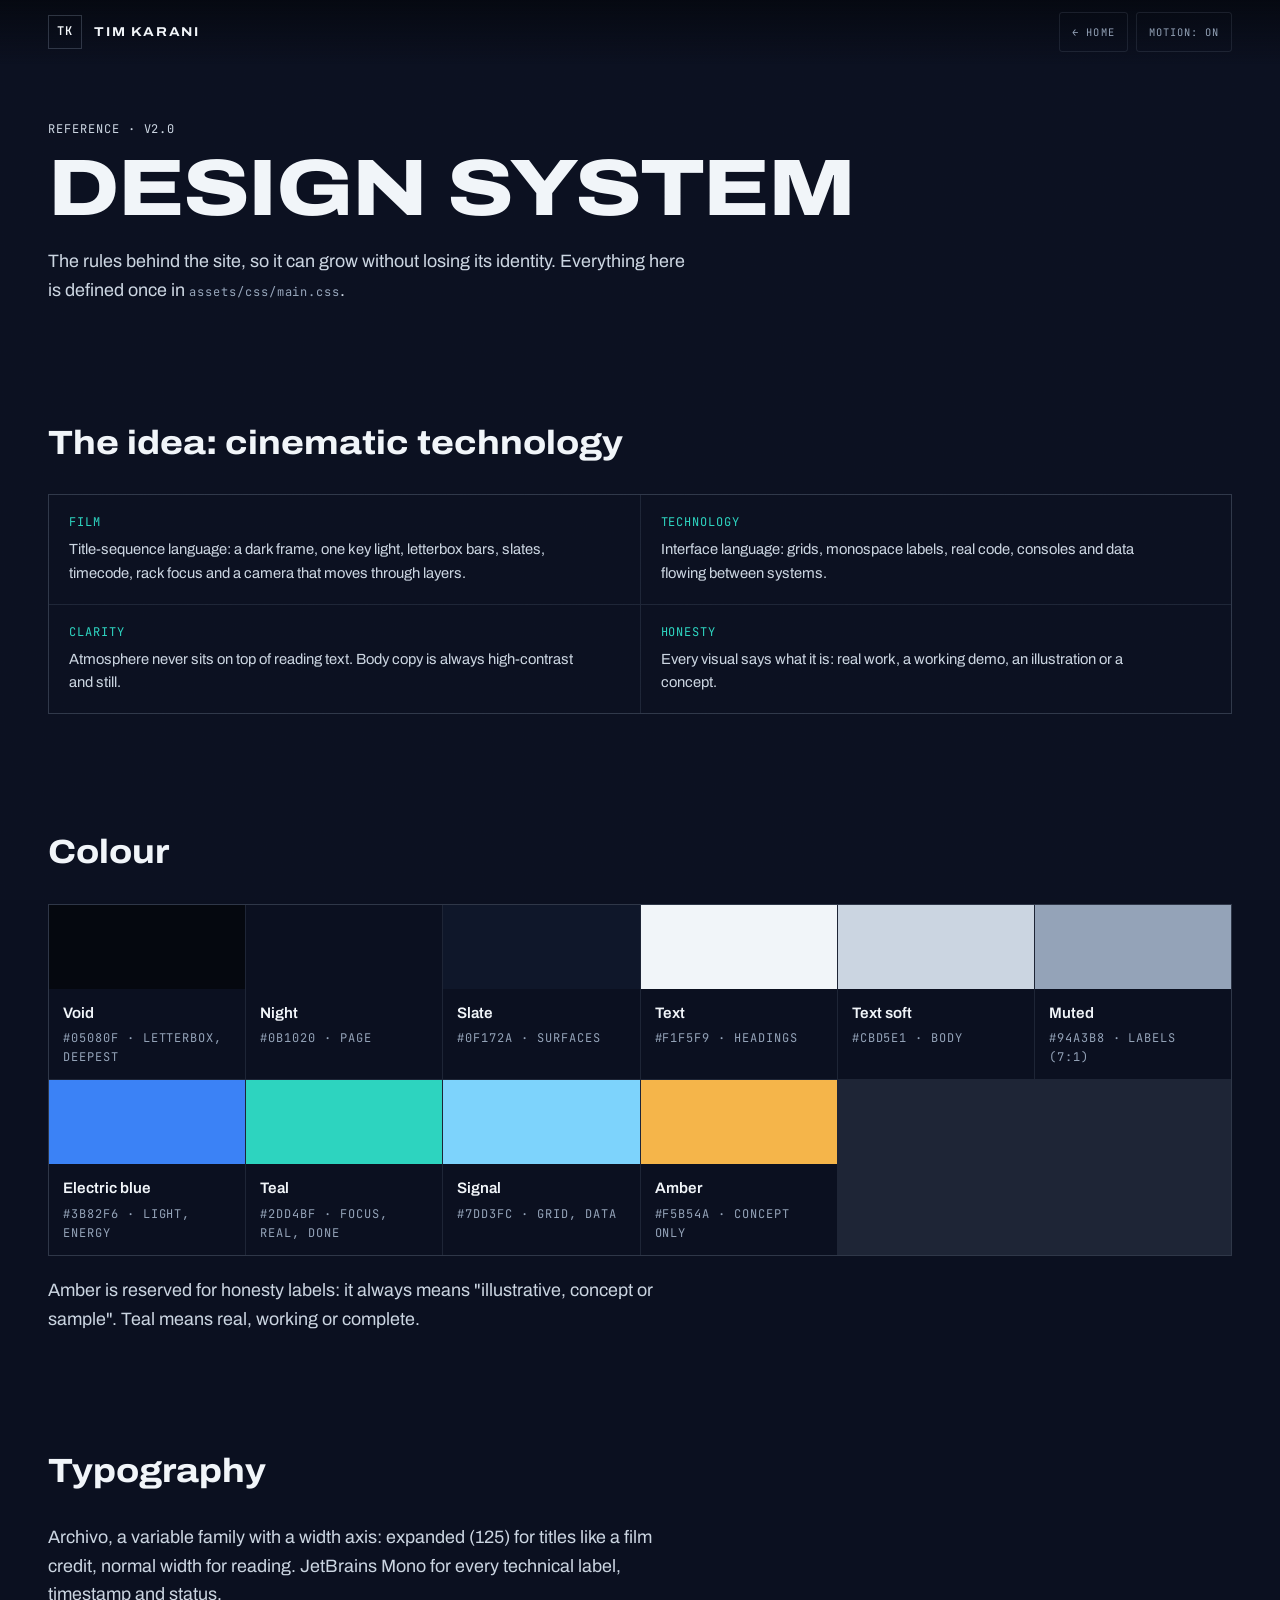
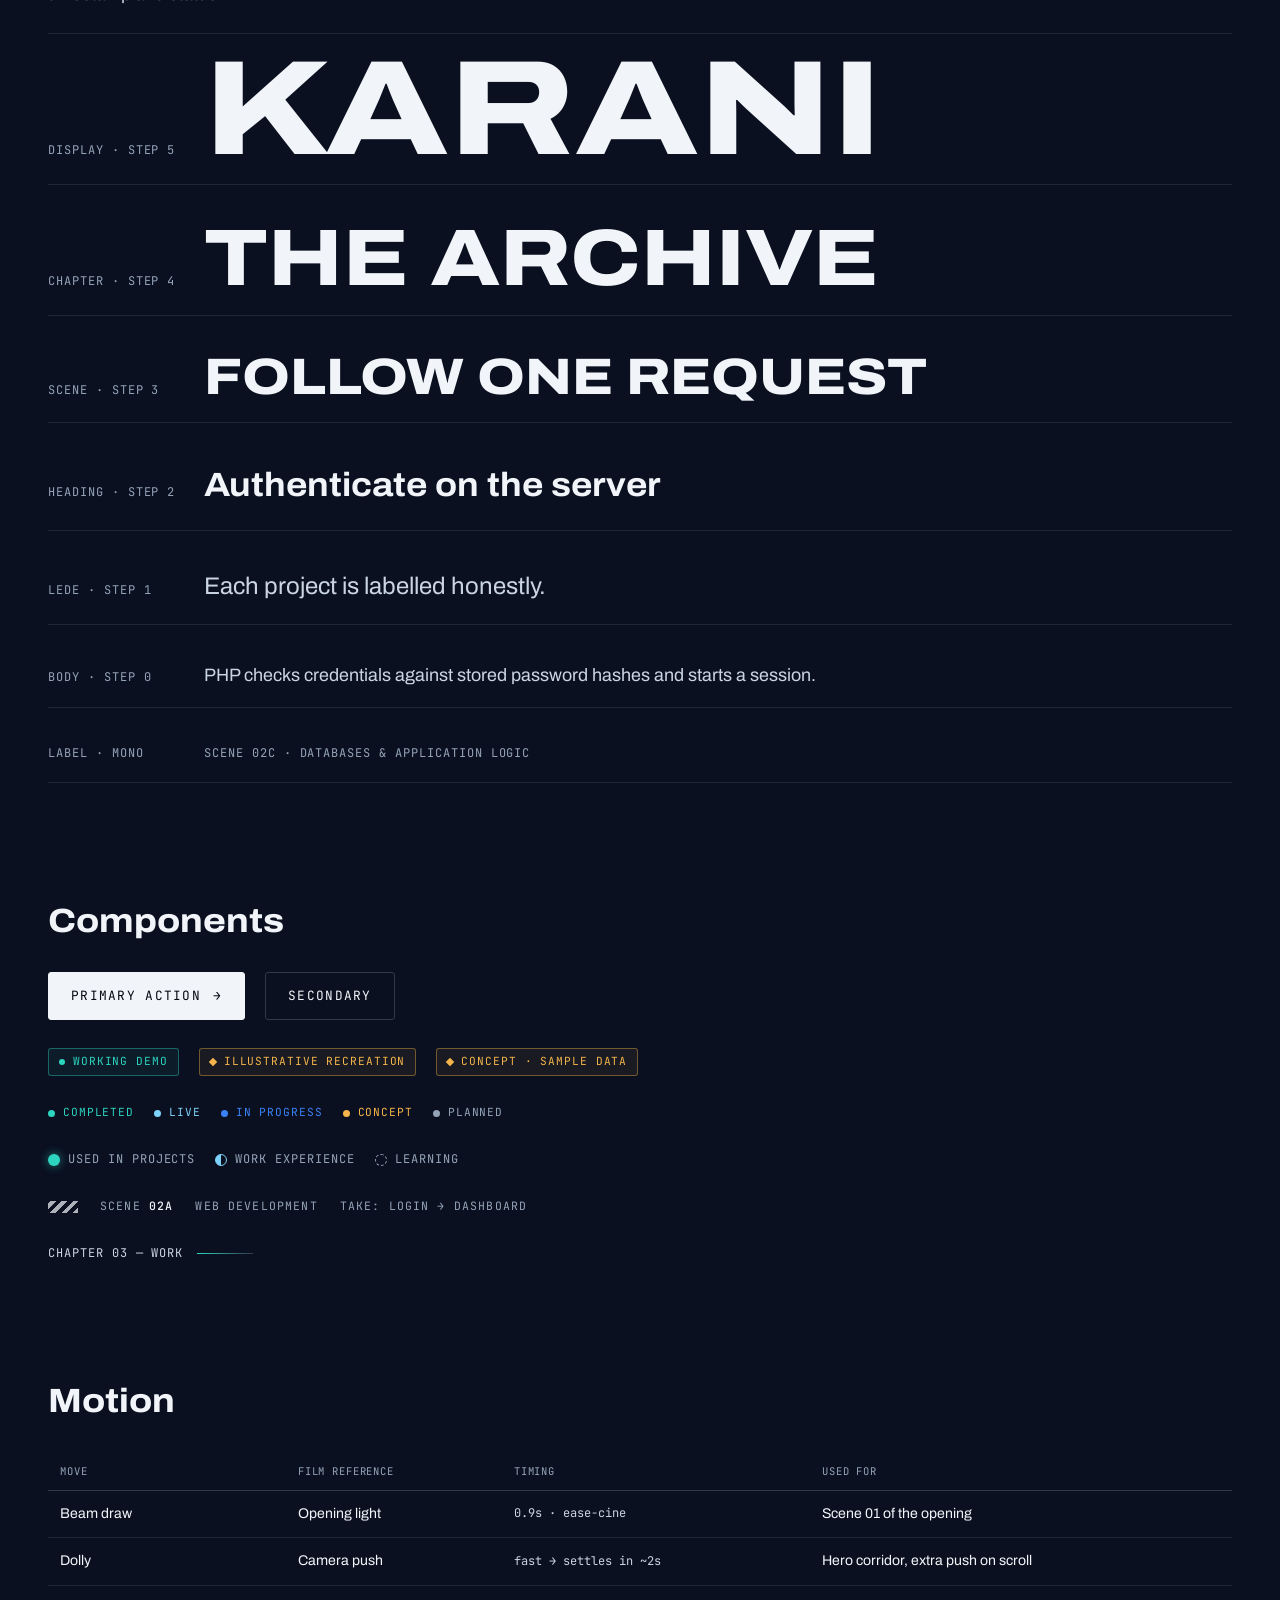
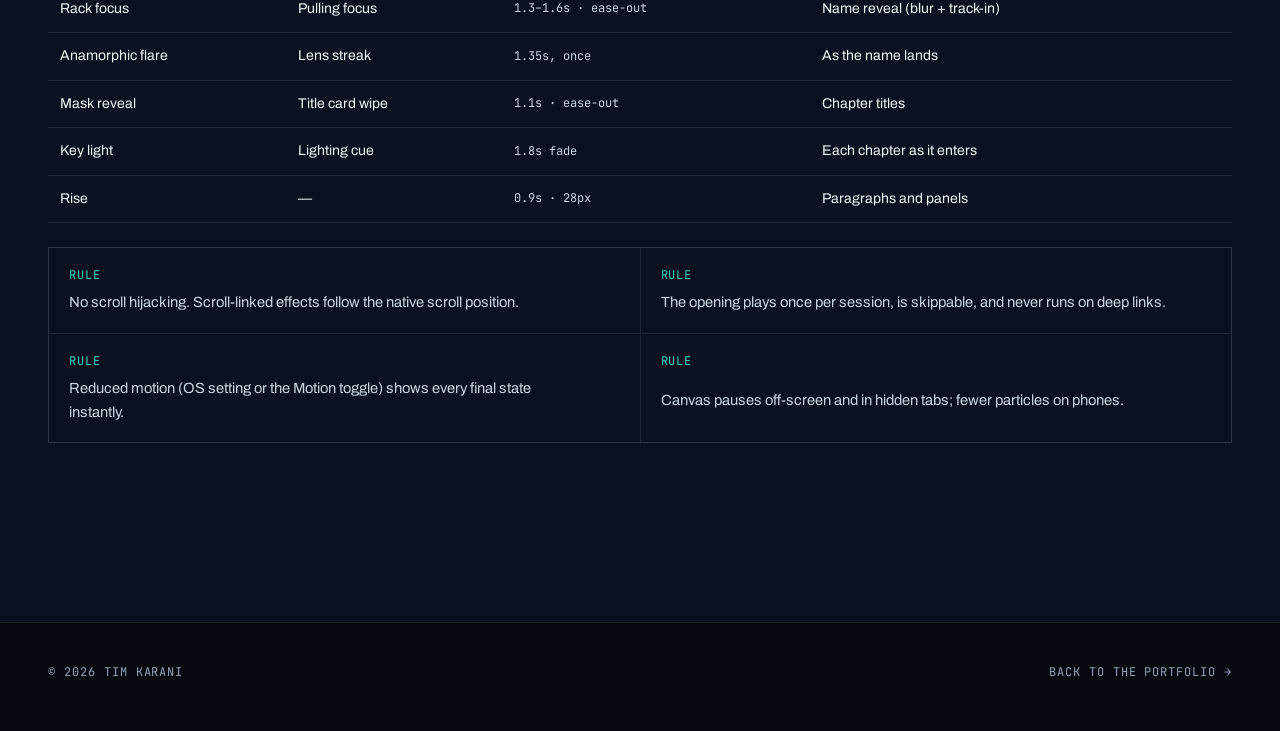
<file: design-system.html>
<!doctype html>
<html lang="en">
<head>
  <meta charset="utf-8">
  <meta name="viewport" content="width=device-width, initial-scale=1, viewport-fit=cover">
  <title>Design System · Tim Karani</title>
  <meta name="description" content="The design system behind Tim Karani's portfolio: colour, type, components and motion rules.">
  <meta name="robots" content="noindex">
  <meta name="theme-color" content="#0B1020">
  <link rel="icon" href="/assets/img/favicon.svg" type="image/svg+xml">
  <link rel="preconnect" href="https://fonts.googleapis.com">
  <link rel="preconnect" href="https://fonts.gstatic.com" crossorigin>
  <link rel="stylesheet" href="https://fonts.googleapis.com/css2?family=Archivo:wdth,wght@62..125,300..900&family=JetBrains+Mono:wght@400;500&display=swap">
  <link rel="stylesheet" href="/assets/css/main.css">
  <style>
    .ds { padding-block: 120px var(--section); display: grid; gap: clamp(64px, 9vw, 112px); }
    .ds h1 { margin: 12px 0 0; font-size: var(--step-4); line-height: .95; font-weight: 800; text-transform: uppercase; font-variation-settings: "wdth" 120; letter-spacing: -.02em; }
    .ds h2 { margin: 0 0 24px; font-size: var(--step-2); font-weight: 750; font-variation-settings: "wdth" 112; }
    .ds > * { min-width: 0; }
    .ds p { color: var(--text-soft); max-width: 64ch; margin: 0; }
    .swatches { display: grid; grid-template-columns: repeat(auto-fill, minmax(170px, 1fr)); gap: 1px; background: var(--line); border: 1px solid var(--line); }
    .sw { background: var(--night); }
    .sw i { display: block; height: 84px; }
    .sw div { padding: 12px 14px; display: grid; gap: 4px; }
    .sw b { font-weight: 600; font-size: .95rem; }
    .scale { display: grid; gap: 18px; border-top: 1px solid var(--line); }
    .scale div { display: grid; grid-template-columns: 140px 1fr; gap: 16px; align-items: baseline; padding-top: 18px; border-bottom: 1px solid var(--line); padding-bottom: 18px; }
    .scale span:last-child { min-width: 0; overflow-wrap: anywhere; }
    .row { display: flex; flex-wrap: wrap; gap: 14px 20px; align-items: center; }
    .rules { display: grid; gap: 1px; background: var(--line); border: 1px solid var(--line); }
    .rules li { background: var(--night); padding: 18px 20px; list-style: none; display: grid; gap: 6px; }
    .rules { padding: 0; margin: 0; }
    .rules li p { font-size: .92rem; }
    @media (min-width: 760px) { .rules { grid-template-columns: 1fr 1fr; } }
    .tbl { overflow-x: auto; }
    .tbl table { min-width: 560px; }
    @media (max-width: 560px) { .scale div { grid-template-columns: 1fr; gap: 6px; } }
  </style>
  <script>
    (function () { var d = document.documentElement; d.classList.add('js');
      var p = null; try { p = localStorage.getItem('tk-motion'); } catch (e) {}
      if (p === 'off' || (p !== 'on' && matchMedia('(prefers-reduced-motion: reduce)').matches)) d.classList.add('reduce-motion');
      setTimeout(function () { if (!window.__tkReady) d.classList.remove('js'); }, 3500); })();
  </script>
  <script type="module" src="/assets/js/main.js"></script>
</head>
<body>
  <a class="skip-link" href="#main">Skip to content</a>
  <div class="grain" aria-hidden="true"></div>
  <header class="site-nav site-nav--sub" id="top-nav">
    <a class="brand" href="/" aria-label="Tim Karani — home"><span class="brand__mark" aria-hidden="true">TK</span><span class="brand__name">Tim Karani</span></a>
    <div class="nav-tools"><a class="motion-toggle" style="display:inline-flex;align-items:center;text-decoration:none" href="/">← Home</a><button class="motion-toggle" type="button" aria-pressed="true" data-motion-toggle>Motion: on</button></div>
  </header>

  <main id="main" class="wrap ds">
    <header>
      <p class="label label--teal">Reference · v2.0</p>
      <h1>Design system</h1>
      <p style="margin-top:20px">The rules behind the site, so it can grow without losing its identity. Everything here is defined once in <code class="mono" style="text-transform:none">assets/css/main.css</code>.</p>
    </header>

    <section aria-labelledby="ds-idea">
      <h2 id="ds-idea">The idea: cinematic technology</h2>
      <ul class="rules">
        <li><span class="label label--teal">Film</span><p>Title-sequence language: a dark frame, one key light, letterbox bars, slates, timecode, rack focus and a camera that moves through layers.</p></li>
        <li><span class="label label--teal">Technology</span><p>Interface language: grids, monospace labels, real code, consoles and data flowing between systems.</p></li>
        <li><span class="label label--teal">Clarity</span><p>Atmosphere never sits on top of reading text. Body copy is always high-contrast and still.</p></li>
        <li><span class="label label--teal">Honesty</span><p>Every visual says what it is: real work, a working demo, an illustration or a concept.</p></li>
      </ul>
    </section>

    <section aria-labelledby="ds-colour">
      <h2 id="ds-colour">Colour</h2>
      <div class="swatches">
        <div class="sw"><i style="background:#05080F"></i><div><b>Void</b><span class="label">#05080F · letterbox, deepest</span></div></div>
        <div class="sw"><i style="background:#0B1020"></i><div><b>Night</b><span class="label">#0B1020 · page</span></div></div>
        <div class="sw"><i style="background:#0F172A"></i><div><b>Slate</b><span class="label">#0F172A · surfaces</span></div></div>
        <div class="sw"><i style="background:#F1F5F9"></i><div><b>Text</b><span class="label">#F1F5F9 · headings</span></div></div>
        <div class="sw"><i style="background:#CBD5E1"></i><div><b>Text soft</b><span class="label">#CBD5E1 · body</span></div></div>
        <div class="sw"><i style="background:#94A3B8"></i><div><b>Muted</b><span class="label">#94A3B8 · labels (7:1)</span></div></div>
        <div class="sw"><i style="background:#3B82F6"></i><div><b>Electric blue</b><span class="label">#3B82F6 · light, energy</span></div></div>
        <div class="sw"><i style="background:#2DD4BF"></i><div><b>Teal</b><span class="label">#2DD4BF · focus, real, done</span></div></div>
        <div class="sw"><i style="background:#7DD3FC"></i><div><b>Signal</b><span class="label">#7DD3FC · grid, data</span></div></div>
        <div class="sw"><i style="background:#F5B54A"></i><div><b>Amber</b><span class="label">#F5B54A · concept only</span></div></div>
      </div>
      <p style="margin-top:20px">Amber is reserved for honesty labels: it always means "illustrative, concept or sample". Teal means real, working or complete.</p>
    </section>

    <section aria-labelledby="ds-type">
      <h2 id="ds-type">Typography</h2>
      <p style="margin-bottom:24px">Archivo, a variable family with a width axis: expanded (125) for titles like a film credit, normal width for reading. JetBrains Mono for every technical label, timestamp and status.</p>
      <div class="scale">
        <div><span class="label">Display · step 5</span><span style="font-size:var(--step-5);font-weight:800;line-height:.85;font-variation-settings:'wdth' 125;text-transform:uppercase">Karani</span></div>
        <div><span class="label">Chapter · step 4</span><span style="font-size:var(--step-4);font-weight:800;line-height:.95;font-variation-settings:'wdth' 118;text-transform:uppercase">The archive</span></div>
        <div><span class="label">Scene · step 3</span><span style="font-size:var(--step-3);font-weight:800;line-height:1;font-variation-settings:'wdth' 116;text-transform:uppercase">Follow one request</span></div>
        <div><span class="label">Heading · step 2</span><span style="font-size:var(--step-2);font-weight:700;font-variation-settings:'wdth' 108">Authenticate on the server</span></div>
        <div><span class="label">Lede · step 1</span><span style="font-size:var(--step-1);color:var(--text-soft)">Each project is labelled honestly.</span></div>
        <div><span class="label">Body · step 0</span><span style="color:var(--text-soft)">PHP checks credentials against stored password hashes and starts a session.</span></div>
        <div><span class="label">Label · mono</span><span class="label">Scene 02C · Databases &amp; application logic</span></div>
      </div>
    </section>

    <section aria-labelledby="ds-components">
      <h2 id="ds-components">Components</h2>
      <div style="display:grid;gap:28px">
        <div class="row"><a class="btn btn--primary" href="#ds-components">Primary action <span class="arrow" aria-hidden="true">→</span></a><a class="btn" href="#ds-components">Secondary</a></div>
        <div class="row"><span class="flag flag--real">Working demo</span><span class="flag">Illustrative recreation</span><span class="flag">Concept · sample data</span></div>
        <div class="row"><span class="status status--completed">Completed</span><span class="status status--live">Live</span><span class="status status--progress">In progress</span><span class="status status--concept">Concept</span><span class="status status--planned">Planned</span></div>
        <div class="row"><span class="label" style="display:inline-flex;gap:8px;align-items:center"><span class="mark mark--used"></span>Used in projects</span><span class="label" style="display:inline-flex;gap:8px;align-items:center"><span class="mark mark--practice"></span>Work experience</span><span class="label" style="display:inline-flex;gap:8px;align-items:center"><span class="mark mark--learning"></span>Learning</span></div>
        <div class="slate" style="margin:0"><span class="slate__clap" aria-hidden="true"></span><span>Scene <b>02A</b></span><span>Web development</span><span>Take: Login → Dashboard</span></div>
        <p class="label chapter__num">Chapter 03 — Work</p>
      </div>
    </section>

    <section aria-labelledby="ds-motion">
      <h2 id="ds-motion">Motion</h2>
      <div class="tbl"><table class="grid">
        <thead><tr><th scope="col">Move</th><th scope="col">Film reference</th><th scope="col">Timing</th><th scope="col">Used for</th></tr></thead>
        <tbody>
          <tr><td>Beam draw</td><td>Opening light</td><td class="mono">0.9s · ease-cine</td><td>Scene 01 of the opening</td></tr>
          <tr><td>Dolly</td><td>Camera push</td><td class="mono">fast → settles in ~2s</td><td>Hero corridor, extra push on scroll</td></tr>
          <tr><td>Rack focus</td><td>Pulling focus</td><td class="mono">1.3–1.6s · ease-out</td><td>Name reveal (blur + track-in)</td></tr>
          <tr><td>Anamorphic flare</td><td>Lens streak</td><td class="mono">1.35s, once</td><td>As the name lands</td></tr>
          <tr><td>Mask reveal</td><td>Title card wipe</td><td class="mono">1.1s · ease-out</td><td>Chapter titles</td></tr>
          <tr><td>Key light</td><td>Lighting cue</td><td class="mono">1.8s fade</td><td>Each chapter as it enters</td></tr>
          <tr><td>Rise</td><td>—</td><td class="mono">0.9s · 28px</td><td>Paragraphs and panels</td></tr>
        </tbody>
      </table></div>
      <ul class="rules" style="margin-top:24px">
        <li><span class="label label--teal">Rule</span><p>No scroll hijacking. Scroll-linked effects follow the native scroll position.</p></li>
        <li><span class="label label--teal">Rule</span><p>The opening plays once per session, is skippable, and never runs on deep links.</p></li>
        <li><span class="label label--teal">Rule</span><p>Reduced motion (OS setting or the Motion toggle) shows every final state instantly.</p></li>
        <li><span class="label label--teal">Rule</span><p>Canvas pauses off-screen and in hidden tabs; fewer particles on phones.</p></li>
      </ul>
    </section>
  </main>

  <footer class="site-foot"><div class="wrap"><p class="label">© <span data-year>2026</span> Tim Karani</p><a class="label link-line" href="/">Back to the portfolio →</a></div></footer>
</body>
</html>
</file>
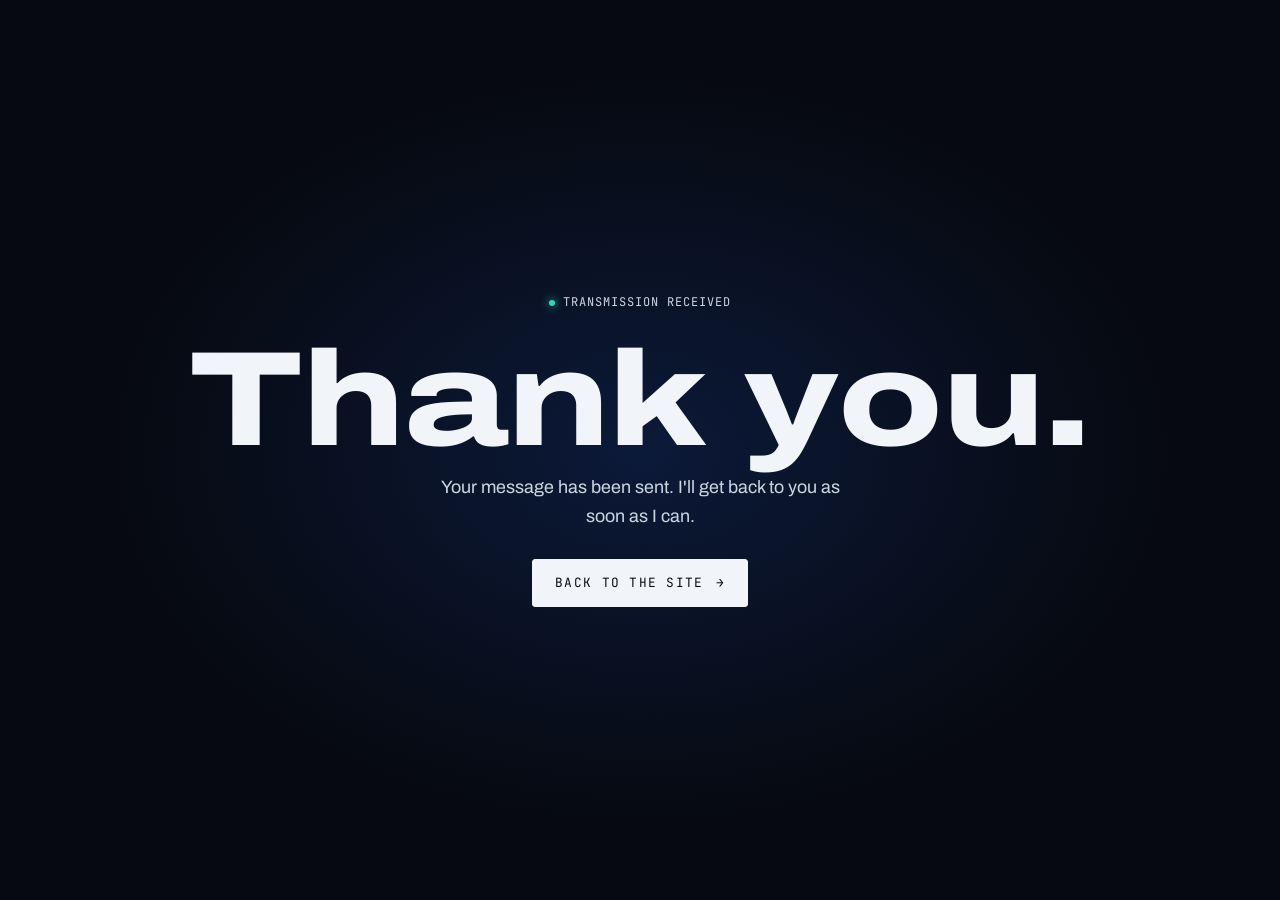
<file: thanks.html>
<!doctype html>
<html lang="en">
<head>
  <meta charset="utf-8">
  <meta name="viewport" content="width=device-width, initial-scale=1">
  <title>Message sent · Tim Karani</title>
  <meta name="robots" content="noindex">
  <meta name="theme-color" content="#0B1020">
  <link rel="icon" href="/assets/img/favicon.svg" type="image/svg+xml">
  <link rel="preconnect" href="https://fonts.googleapis.com">
  <link rel="preconnect" href="https://fonts.gstatic.com" crossorigin>
  <link rel="stylesheet" href="https://fonts.googleapis.com/css2?family=Archivo:wdth,wght@62..125,300..900&family=JetBrains+Mono:wght@400;500&display=swap">
  <link rel="stylesheet" href="/assets/css/main.css">
</head>
<body>
  <div class="grain" aria-hidden="true"></div>
  <main class="lost">
    <div>
      <p class="label label--teal"><span class="dot"></span>Transmission received</p>
      <h1>Thank you.</h1>
      <p>Your message has been sent. I'll get back to you as soon as I can.</p>
      <a class="btn btn--primary" href="/">Back to the site <span class="arrow" aria-hidden="true">→</span></a>
    </div>
  </main>
</body>
</html>
</file>
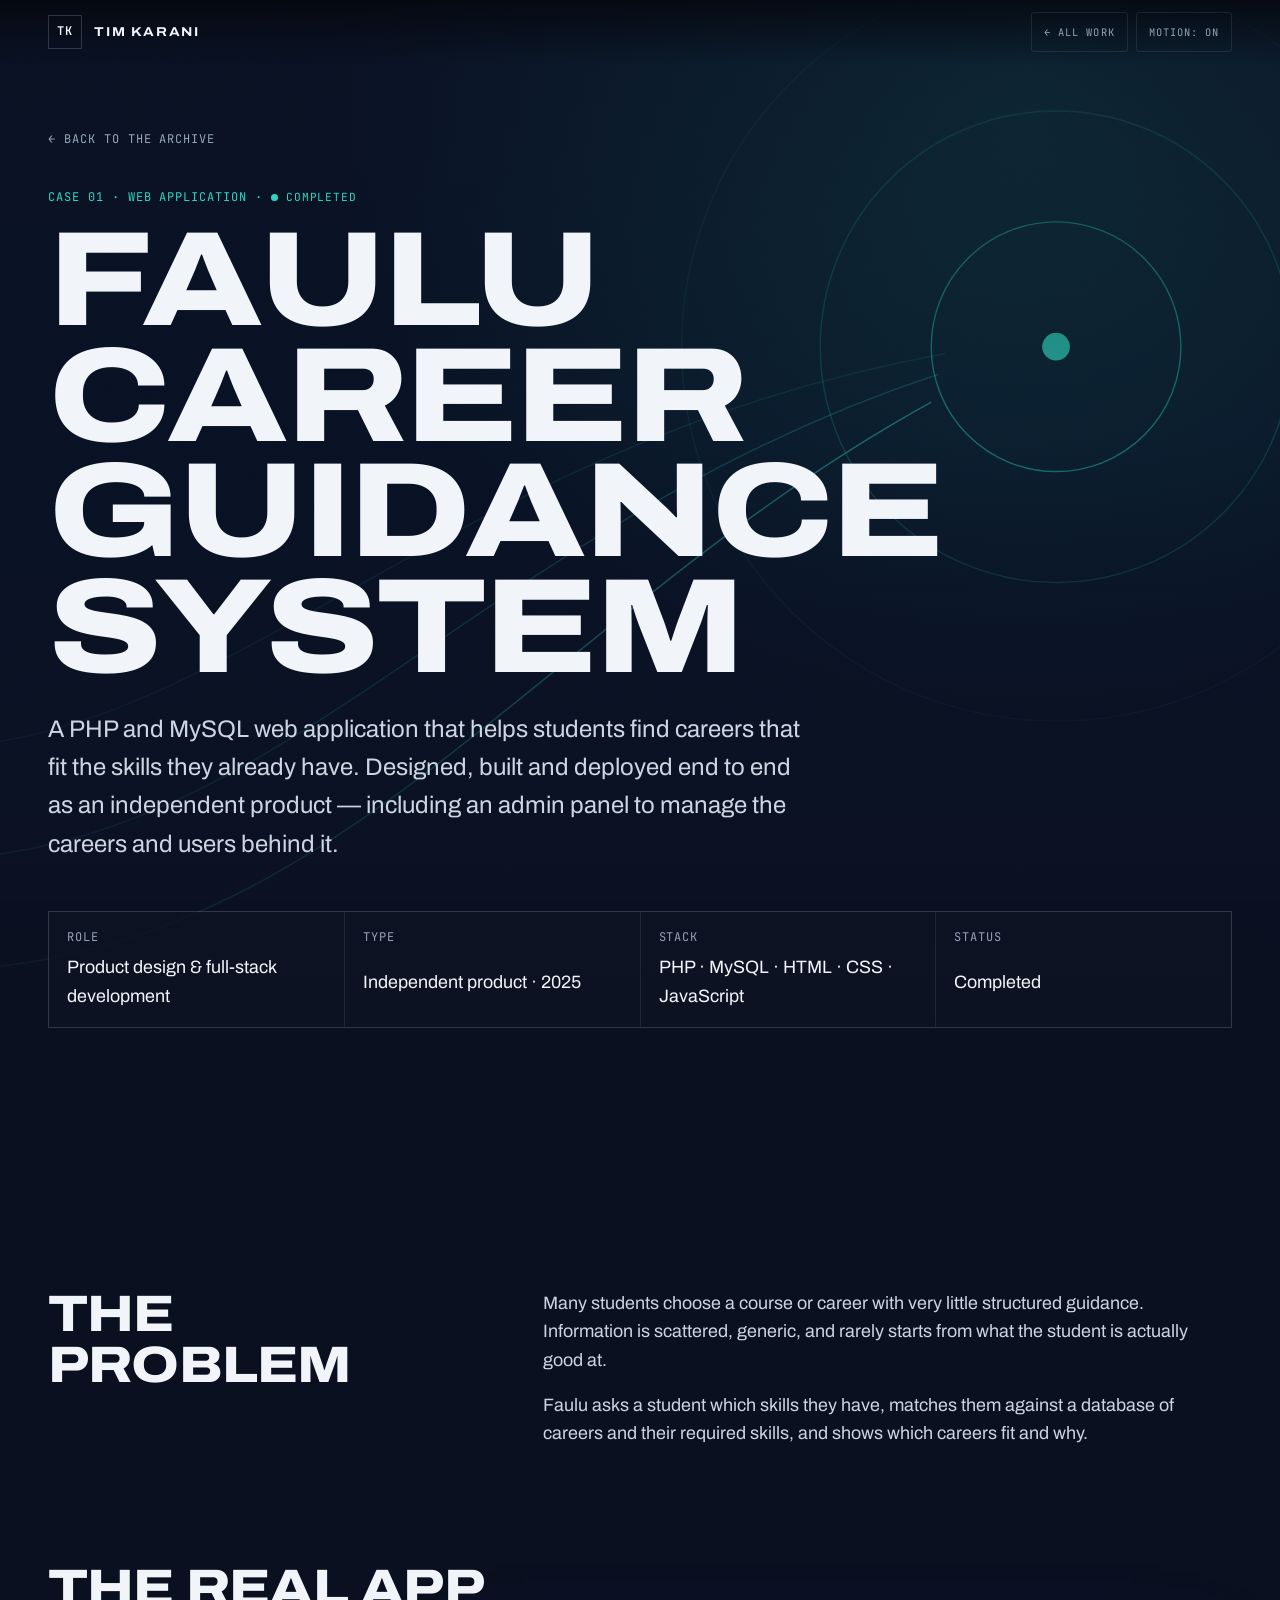
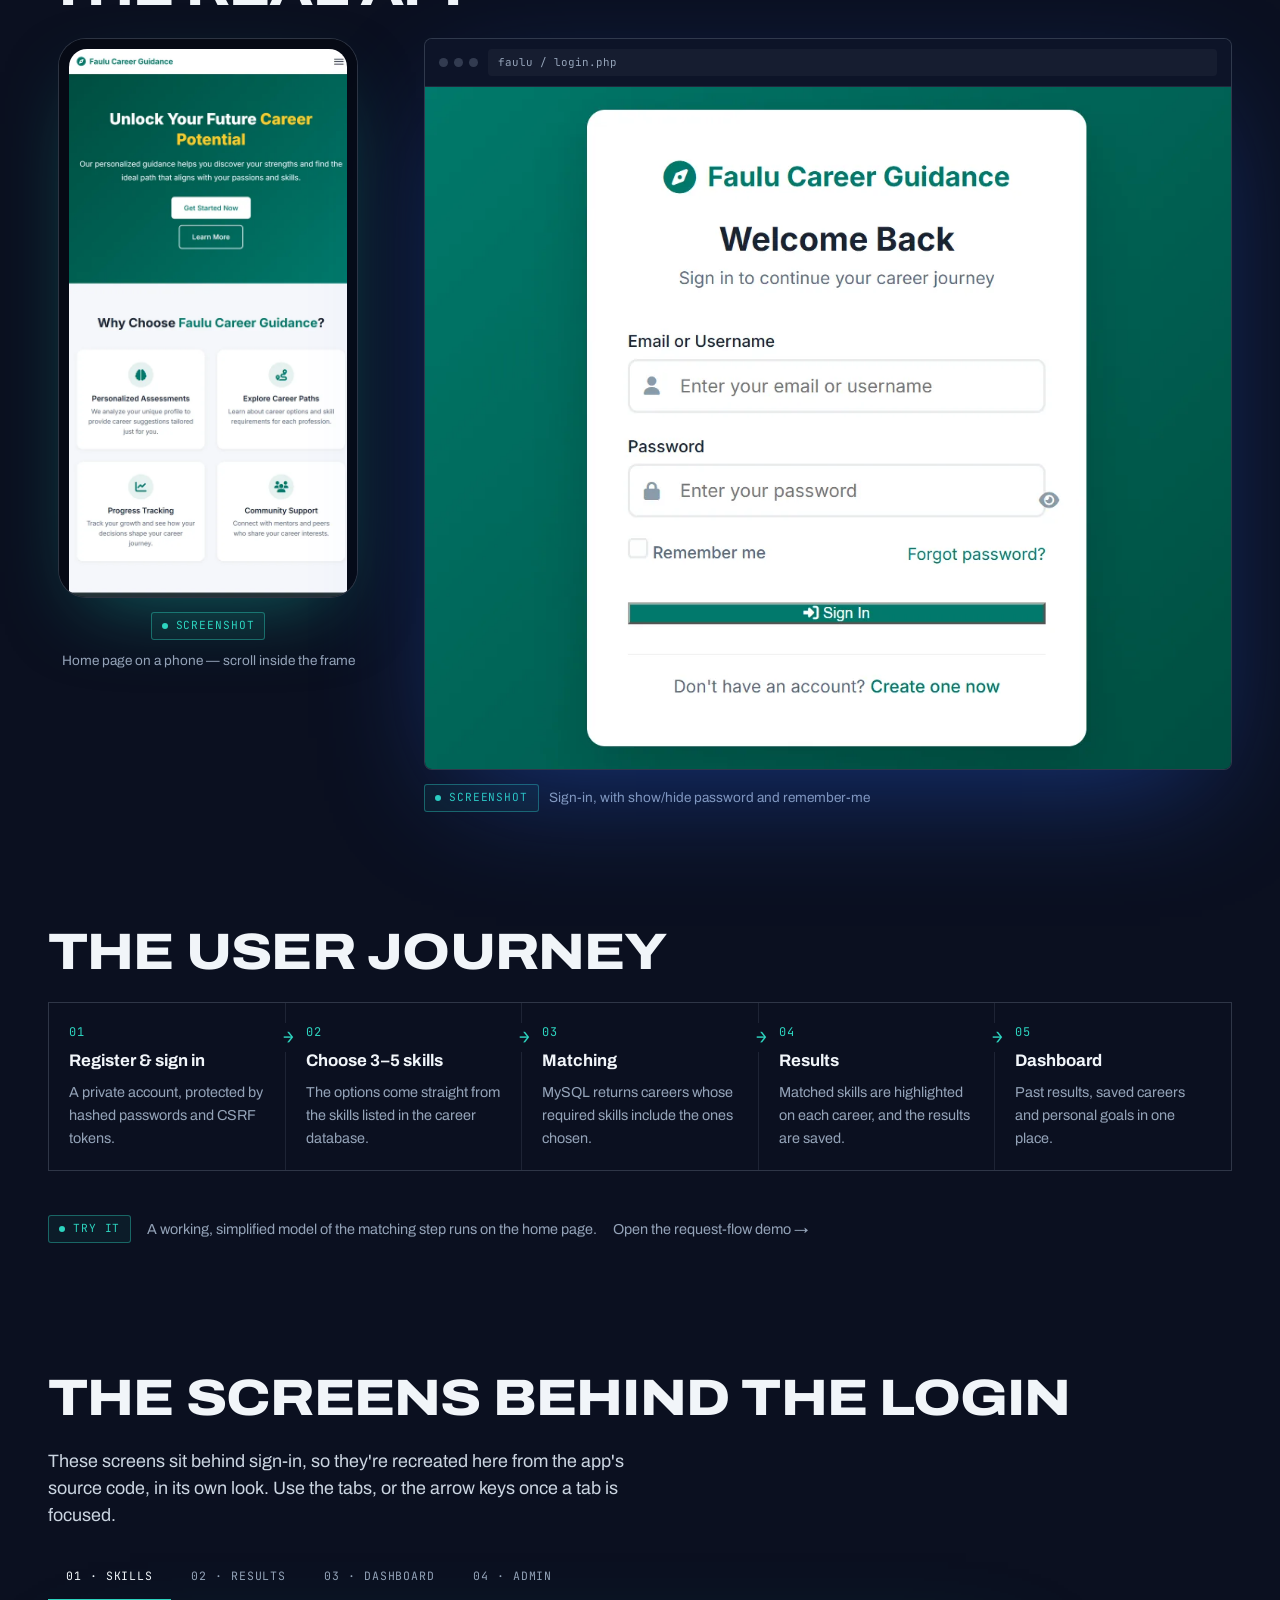
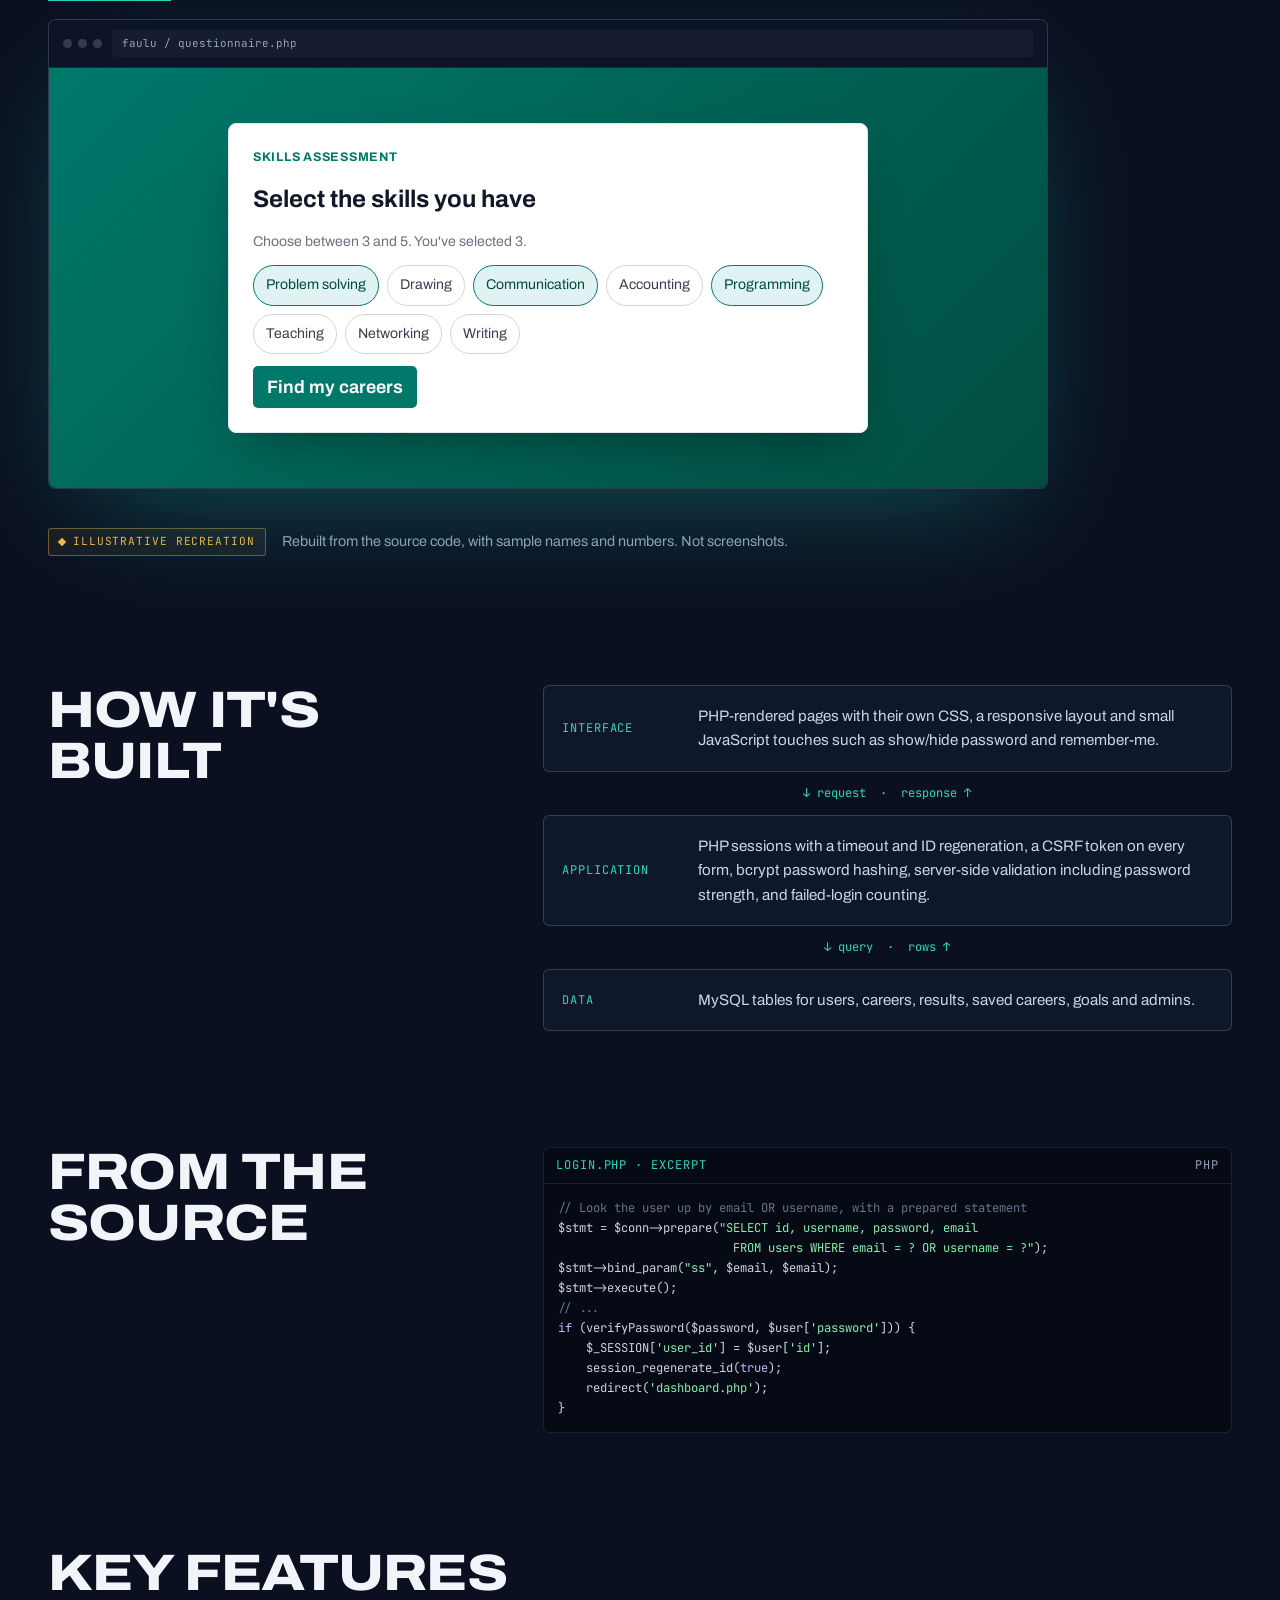
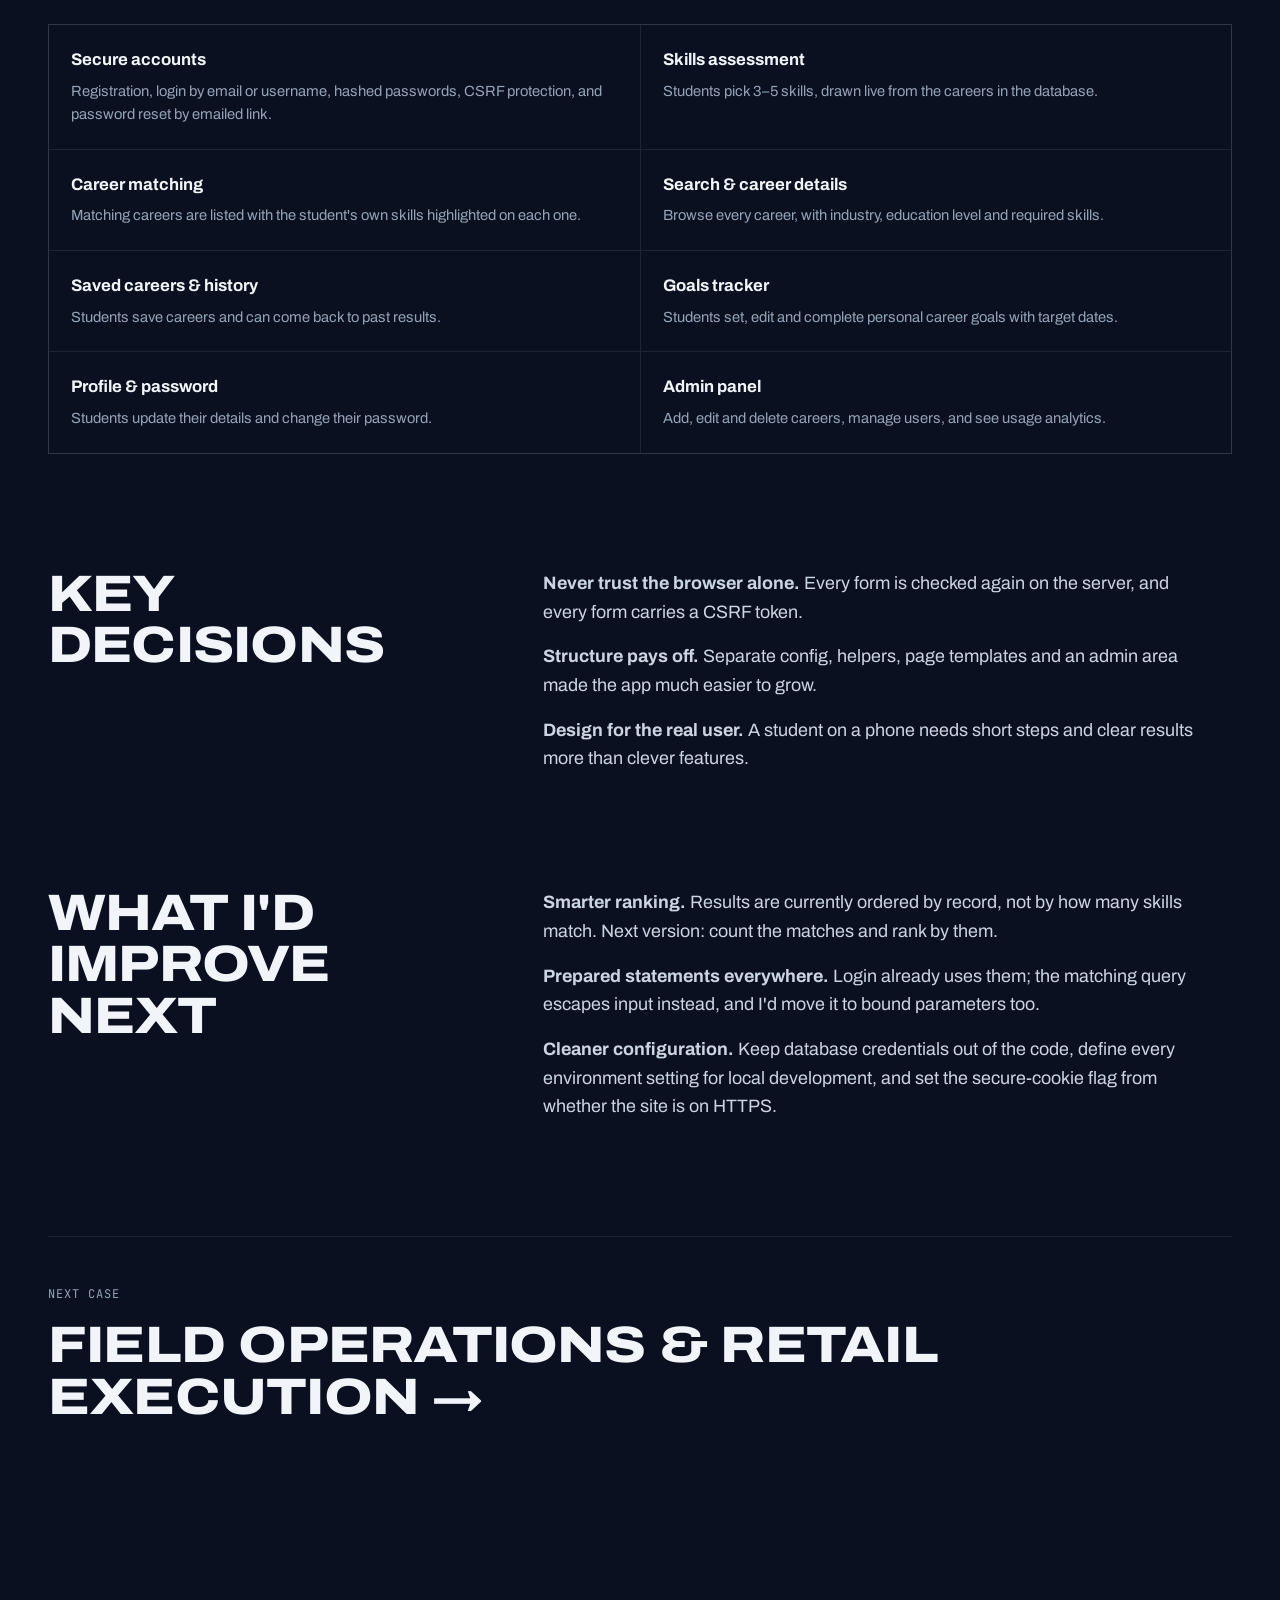
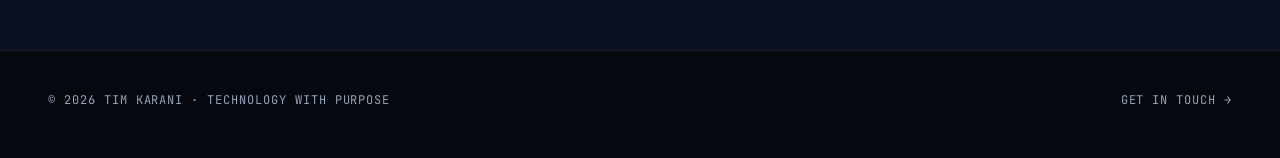
<file: projects/faulu-career-guidance.html>
<!doctype html>
<html lang="en">
<head>
  <meta charset="utf-8">
  <meta name="viewport" content="width=device-width, initial-scale=1, viewport-fit=cover">
  <title>Faulu Career Guidance System — Case study · Tim Karani</title>
  <meta name="description" content="Case study: a PHP and MySQL web application that recommends career paths from the skills a student chooses. An independent build by Tim Karani, 2025.">
  <meta name="theme-color" content="#0B1020">
  <link rel="canonical" href="https://tim-karani.netlify.app/projects/faulu-career-guidance.html">
  <meta property="og:type" content="article">
  <meta property="og:title" content="Faulu Career Guidance System — Tim Karani">
  <meta property="og:description" content="From interests in to direction out: a PHP and MySQL career-guidance web app.">
  <meta property="og:image" content="https://tim-karani.netlify.app/assets/img/og-cover.png">
  <meta name="twitter:card" content="summary_large_image">
  <link rel="icon" href="/assets/img/favicon.svg" type="image/svg+xml">
  <link rel="preconnect" href="https://fonts.googleapis.com">
  <link rel="preconnect" href="https://fonts.gstatic.com" crossorigin>
  <link rel="stylesheet" href="https://fonts.googleapis.com/css2?family=Archivo:wdth,wght@62..125,300..900&family=JetBrains+Mono:wght@400;500&display=swap">
  <link rel="stylesheet" href="/assets/css/main.css">
  <script>
    (function () { var d = document.documentElement; d.classList.add('js');
      var p = null; try { p = localStorage.getItem('tk-motion'); } catch (e) {}
      if (p === 'off' || (p !== 'on' && matchMedia('(prefers-reduced-motion: reduce)').matches)) d.classList.add('reduce-motion');
      if (p === 'on') d.classList.add('motion-forced');
      setTimeout(function () { if (!window.__tkReady) d.classList.remove('js'); }, 3500); })();
  </script>
  <script type="module" src="/assets/js/main.js"></script>
</head>
<body>
  <a class="skip-link" href="#main">Skip to content</a>
  <div class="grain" aria-hidden="true"></div>
  <div class="progress" aria-hidden="true"><div class="progress__bar"></div></div>

  <header class="site-nav site-nav--sub" id="top-nav">
    <a class="brand" href="/" aria-label="Tim Karani — home">
      <span class="brand__mark" aria-hidden="true">TK</span><span class="brand__name">Tim Karani</span>
    </a>
    <div class="nav-tools">
      <a class="motion-toggle" style="display:inline-flex;align-items:center;text-decoration:none" href="/#work">← All work</a>
      <button class="motion-toggle" type="button" aria-pressed="true" data-motion-toggle>Motion: on</button>
    </div>
  </header>

  <main id="main">
    <section class="case-hero">
      <div class="cover cover--faulu" aria-hidden="true">
        <svg viewBox="0 0 1200 800" preserveAspectRatio="xMidYMid slice">
          <g stroke="#2DD4BF" fill="none"><circle cx="900" cy="250" r="90" opacity=".6"/><circle cx="900" cy="250" r="170" opacity=".25"/><circle cx="900" cy="250" r="270" opacity=".1"/>
          <path d="M80 700 C380 700 520 450 810 290" opacity=".6"/><path d="M80 620 C340 620 480 380 815 270" opacity=".3"/><path d="M80 540 C300 540 460 320 820 255" opacity=".15"/></g>
          <g fill="#2DD4BF"><circle cx="80" cy="700" r="6"/><circle cx="80" cy="620" r="5" opacity=".6"/><circle cx="80" cy="540" r="4" opacity=".4"/><circle cx="900" cy="250" r="10"/></g>
        </svg>
      </div>
      <div class="wrap">
        <a class="back label link-line" href="/#work">← Back to the archive</a>
        <p class="label label--teal" style="margin-top:28px">Case 01 · Web application · <span class="status status--completed">Completed</span></p>
        <h1>Faulu Career Guidance System</h1>
        <p class="lede">A PHP and MySQL web application that helps students find careers that fit the skills they already have. Designed, built and deployed end to end as an independent product — including an admin panel to manage the careers and users behind it.</p>
        <dl class="factsheet">
          <div><dt class="label">Role</dt><dd>Product design &amp; full-stack development</dd></div>
          <div><dt class="label">Type</dt><dd>Independent product · 2025</dd></div>
          <div><dt class="label">Stack</dt><dd>PHP · MySQL · HTML · CSS · JavaScript</dd></div>
          <div><dt class="label">Status</dt><dd>Completed</dd></div>
        </dl>
      </div>
    </section>

    <div class="wrap case-body">
      <section class="case-sec case-sec--split" aria-labelledby="c-problem">
        <h2 id="c-problem" data-reveal>The problem</h2>
        <div class="prose" data-reveal>
          <p>Many students choose a course or career with very little structured guidance. Information is scattered, generic, and rarely starts from what the student is actually good at.</p>
          <p>Faulu asks a student which skills they have, matches them against a database of careers and their required skills, and shows which careers fit and why.</p>
        </div>
      </section>

      <section class="case-sec" aria-labelledby="c-shots">
        <h2 id="c-shots" data-reveal>The real app</h2>
        <div class="shots shots--real" data-reveal>
          <figure class="shot-phone">
            <div class="shot-phone__frame" tabindex="0" aria-label="Faulu home page on a phone — scrollable screenshot">
              <img src="/assets/projects/faulu/home-mobile.webp" alt="Faulu Career Guidance home page on a phone: green hero 'Unlock Your Future Career Potential' with Get Started and Learn More buttons, four feature cards, a call to action and the footer" width="600" height="2012" loading="lazy" decoding="async">
            </div>
            <figcaption><span class="flag flag--real">Screenshot</span> Home page on a phone — scroll inside the frame</figcaption>
          </figure>
          <figure class="shot-desk">
            <div class="browser" style="--tilt-x:0deg;--tilt-y:0deg">
              <div class="browser__bar" aria-hidden="true"><span class="browser__dots"><i></i><i></i><i></i></span><span class="browser__url">faulu / login.php</span></div>
              <img src="/assets/projects/faulu/login.webp" alt="Faulu sign-in page: 'Welcome Back' card with email or username, password with show/hide toggle, remember me, forgot password and a link to create an account" width="1065" height="900" loading="lazy" decoding="async">
            </div>
            <figcaption><span class="flag flag--real">Screenshot</span> Sign-in, with show/hide password and remember-me</figcaption>
          </figure>
        </div>
      </section>

      <section class="case-sec" aria-labelledby="c-journey">
        <h2 id="c-journey" data-reveal>The user journey</h2>
        <ol class="journey-map" data-reveal>
          <li><span class="label label--teal">01</span><b>Register &amp; sign in</b><p>A private account, protected by hashed passwords and CSRF tokens.</p></li>
          <li><span class="label label--teal">02</span><b>Choose 3–5 skills</b><p>The options come straight from the skills listed in the career database.</p></li>
          <li><span class="label label--teal">03</span><b>Matching</b><p>MySQL returns careers whose required skills include the ones chosen.</p></li>
          <li><span class="label label--teal">04</span><b>Results</b><p>Matched skills are highlighted on each career, and the results are saved.</p></li>
          <li><span class="label label--teal">05</span><b>Dashboard</b><p>Past results, saved careers and personal goals in one place.</p></li>
        </ol>
        <p class="scene__note" data-reveal><span class="flag flag--real">Try it</span> A working, simplified model of the matching step runs on the home page. <a class="link-line" href="/#scene-data">Open the request-flow demo →</a></p>
      </section>

      <section class="case-sec" aria-labelledby="c-walk">
        <h2 id="c-walk" data-reveal>The screens behind the login</h2>
        <p class="chapter__lede" data-reveal style="font-size:var(--step-0)">These screens sit behind sign-in, so they're recreated here from the app's source code, in its own look. Use the tabs, or the arrow keys once a tab is focused.</p>
        <div class="walk walk--faulu" data-scene="walk">
          <div class="tabs walk__tabs" role="tablist" aria-label="App screens">
            <button class="tab" role="tab" id="w-tab-1" aria-controls="w-1" aria-selected="true">01 · Skills</button>
            <button class="tab" role="tab" id="w-tab-2" aria-controls="w-2" aria-selected="false" tabindex="-1">02 · Results</button>
            <button class="tab" role="tab" id="w-tab-3" aria-controls="w-3" aria-selected="false" tabindex="-1">03 · Dashboard</button>
            <button class="tab" role="tab" id="w-tab-4" aria-controls="w-4" aria-selected="false" tabindex="-1">04 · Admin</button>
          </div>
          <div class="browser walk__browser" style="--tilt-x:0deg;--tilt-y:0deg">
            <div class="browser__bar" aria-hidden="true"><span class="browser__dots"><i></i><i></i><i></i></span><span class="browser__url" data-walk-url>faulu / questionnaire.php</span></div>
            <div class="walk__view">
              <div class="walk__screen" role="tabpanel" id="w-1" aria-labelledby="w-tab-1" data-url="faulu / questionnaire.php">
                <div class="ws-wide">
                  <span class="ws-kicker">Skills assessment</span>
                  <b class="ws-title">Select the skills you have</b>
                  <span class="ws-sub">Choose between 3 and 5. You've selected 3.</span>
                  <div class="ws-opts">
                    <span class="on">Problem solving</span><span>Drawing</span><span class="on">Communication</span>
                    <span>Accounting</span><span class="on">Programming</span><span>Teaching</span><span>Networking</span><span>Writing</span>
                  </div>
                  <span class="ws-btn" style="justify-self:start">Find my careers</span>
                </div>
              </div>
              <div class="walk__screen" role="tabpanel" id="w-2" aria-labelledby="w-tab-2" data-url="faulu / results.php" hidden>
                <div class="ws-wide">
                  <span class="ws-kicker">Your results</span>
                  <b class="ws-title">Careers that match your profile</b>
                  <span class="ws-res"><b>Software Developer</b><small>Technology · Degree or diploma</small><span class="ws-tags"><i class="m">Programming ✓</i><i class="m">Problem solving ✓</i><i>Teamwork</i></span><em>Save</em></span>
                  <span class="ws-res"><b>IT Support Specialist</b><small>Technology · Diploma</small><span class="ws-tags"><i class="m">Communication ✓</i><i class="m">Problem solving ✓</i><i>Networking</i></span><em>Save</em></span>
                  <span class="ws-res"><b>Technical Writer</b><small>Media · Degree</small><span class="ws-tags"><i class="m">Communication ✓</i><i>Writing</i></span><em>Save</em></span>
                </div>
              </div>
              <div class="walk__screen" role="tabpanel" id="w-3" aria-labelledby="w-tab-3" data-url="faulu / dashboard.php" hidden>
                <div class="ws-wide" style="max-width:720px">
                  <b class="ws-title">Welcome back, Student</b>
                  <div class="ws-stats">
                    <span><b>2</b><small>Assessments taken</small></span><span><b>3</b><small>Saved careers</small></span><span><b>1</b><small>Active goal</small></span>
                  </div>
                  <span class="ws-sub">Recent results</span>
                  <span class="ws-res"><b>Software Developer</b><small>Matched in your latest assessment</small><em>View</em></span>
                  <span class="ws-res"><b>Goal: finish an online networking course</b><small>Target date set · active</small><em>Edit</em></span>
                </div>
              </div>
              <div class="walk__screen" role="tabpanel" id="w-4" aria-labelledby="w-tab-4" data-url="faulu / admin/manage_careers.php" hidden>
                <div class="ws-dash">
                  <span class="ws-side" aria-hidden="true"><i class="on"></i><i></i><i></i><i></i></span>
                  <div class="ws-wide" style="padding:0;border:0;background:none;box-shadow:none;max-width:none">
                    <span class="ws-kicker">Admin panel</span>
                    <b class="ws-title">Manage careers</b>
                    <div class="ws-table" role="presentation">
                      <span class="h">Title</span><span class="h">Industry</span><span class="h">Actions</span>
                      <span>Software Developer</span><span>Technology</span><span class="a">Edit · Delete</span>
                      <span>Graphic Designer</span><span>Creative</span><span class="a">Edit · Delete</span>
                      <span>Accountant</span><span>Finance</span><span class="a">Edit · Delete</span>
                    </div>
                    <span class="ws-btn" style="justify-self:start">+ Add career</span>
                  </div>
                </div>
              </div>
            </div>
          </div>
          <p class="scene__note"><span class="flag">Illustrative recreation</span> Rebuilt from the source code, with sample names and numbers. Not screenshots.</p>
        </div>
      </section>

      <section class="case-sec case-sec--split" aria-labelledby="c-build">
        <h2 id="c-build" data-reveal>How it's built</h2>
        <div class="arch" data-reveal>
          <div class="arch__layer"><span class="label label--teal">Interface</span><p>PHP-rendered pages with their own CSS, a responsive layout and small JavaScript touches such as show/hide password and remember-me.</p></div>
          <div class="arch__join">↓ request &nbsp;·&nbsp; response ↑</div>
          <div class="arch__layer"><span class="label label--teal">Application</span><p>PHP sessions with a timeout and ID regeneration, a CSRF token on every form, bcrypt password hashing, server-side validation including password strength, and failed-login counting.</p></div>
          <div class="arch__join">↓ query &nbsp;·&nbsp; rows ↑</div>
          <div class="arch__layer"><span class="label label--teal">Data</span><p>MySQL tables for users, careers, results, saved careers, goals and admins.</p></div>
        </div>
      </section>

      <section class="case-sec case-sec--split" aria-labelledby="c-code">
        <h2 id="c-code" data-reveal>From the source</h2>
        <div class="sql" data-reveal>
          <div class="sql__head"><span class="label label--teal">login.php · excerpt</span><span class="label">PHP</span></div>
<pre><span class="c">// Look the user up by email OR username, with a prepared statement</span>
$stmt = $conn-&gt;prepare(<span class="s">"SELECT id, username, password, email
                         FROM users WHERE email = ? OR username = ?"</span>);
$stmt-&gt;bind_param(<span class="s">"ss"</span>, $email, $email);
$stmt-&gt;execute();
<span class="c">// ...</span>
<span class="k">if</span> (verifyPassword($password, $user[<span class="s">'password'</span>])) {
    $_SESSION[<span class="s">'user_id'</span>] = $user[<span class="s">'id'</span>];
    session_regenerate_id(<span class="k">true</span>);
    redirect(<span class="s">'dashboard.php'</span>);
}</pre>
        </div>
      </section>

      <section class="case-sec" aria-labelledby="c-features">
        <h2 id="c-features" data-reveal>Key features</h2>
        <ul class="feature-list" data-reveal>
          <li><h3>Secure accounts</h3><p>Registration, login by email or username, hashed passwords, CSRF protection, and password reset by emailed link.</p></li>
          <li><h3>Skills assessment</h3><p>Students pick 3–5 skills, drawn live from the careers in the database.</p></li>
          <li><h3>Career matching</h3><p>Matching careers are listed with the student's own skills highlighted on each one.</p></li>
          <li><h3>Search &amp; career details</h3><p>Browse every career, with industry, education level and required skills.</p></li>
          <li><h3>Saved careers &amp; history</h3><p>Students save careers and can come back to past results.</p></li>
          <li><h3>Goals tracker</h3><p>Students set, edit and complete personal career goals with target dates.</p></li>
          <li><h3>Profile &amp; password</h3><p>Students update their details and change their password.</p></li>
          <li><h3>Admin panel</h3><p>Add, edit and delete careers, manage users, and see usage analytics.</p></li>
        </ul>
      </section>

      <section class="case-sec case-sec--split" aria-labelledby="c-learned">
        <h2 id="c-learned" data-reveal>Key decisions</h2>
        <div class="prose" data-reveal>
          <p><strong>Never trust the browser alone.</strong> Every form is checked again on the server, and every form carries a CSRF token.</p>
          <p><strong>Structure pays off.</strong> Separate config, helpers, page templates and an admin area made the app much easier to grow.</p>
          <p><strong>Design for the real user.</strong> A student on a phone needs short steps and clear results more than clever features.</p>
        </div>
      </section>

      <section class="case-sec case-sec--split" aria-labelledby="c-next">
        <h2 id="c-next" data-reveal>What I'd improve next</h2>
        <div class="prose" data-reveal>
          <p><strong>Smarter ranking.</strong> Results are currently ordered by record, not by how many skills match. Next version: count the matches and rank by them.</p>
          <p><strong>Prepared statements everywhere.</strong> Login already uses them; the matching query escapes input instead, and I'd move it to bound parameters too.</p>
          <p><strong>Cleaner configuration.</strong> Keep database credentials out of the code, define every environment setting for local development, and set the secure-cookie flag from whether the site is on HTTPS.</p>
        </div>
      </section>

      <nav class="next-case" aria-label="Next case study">
        <span class="label">Next case</span>
        <a href="/projects/field-operations-system.html">Field Operations &amp; Retail Execution →</a>
      </nav>
    </div>
  </main>

  <footer class="site-foot">
    <div class="wrap">
      <p class="label">© <span data-year>2026</span> Tim Karani · Technology with purpose</p>
      <a class="label link-line" href="/#contact">Get in touch →</a>
    </div>
  </footer>
</body>
</html>
</file>
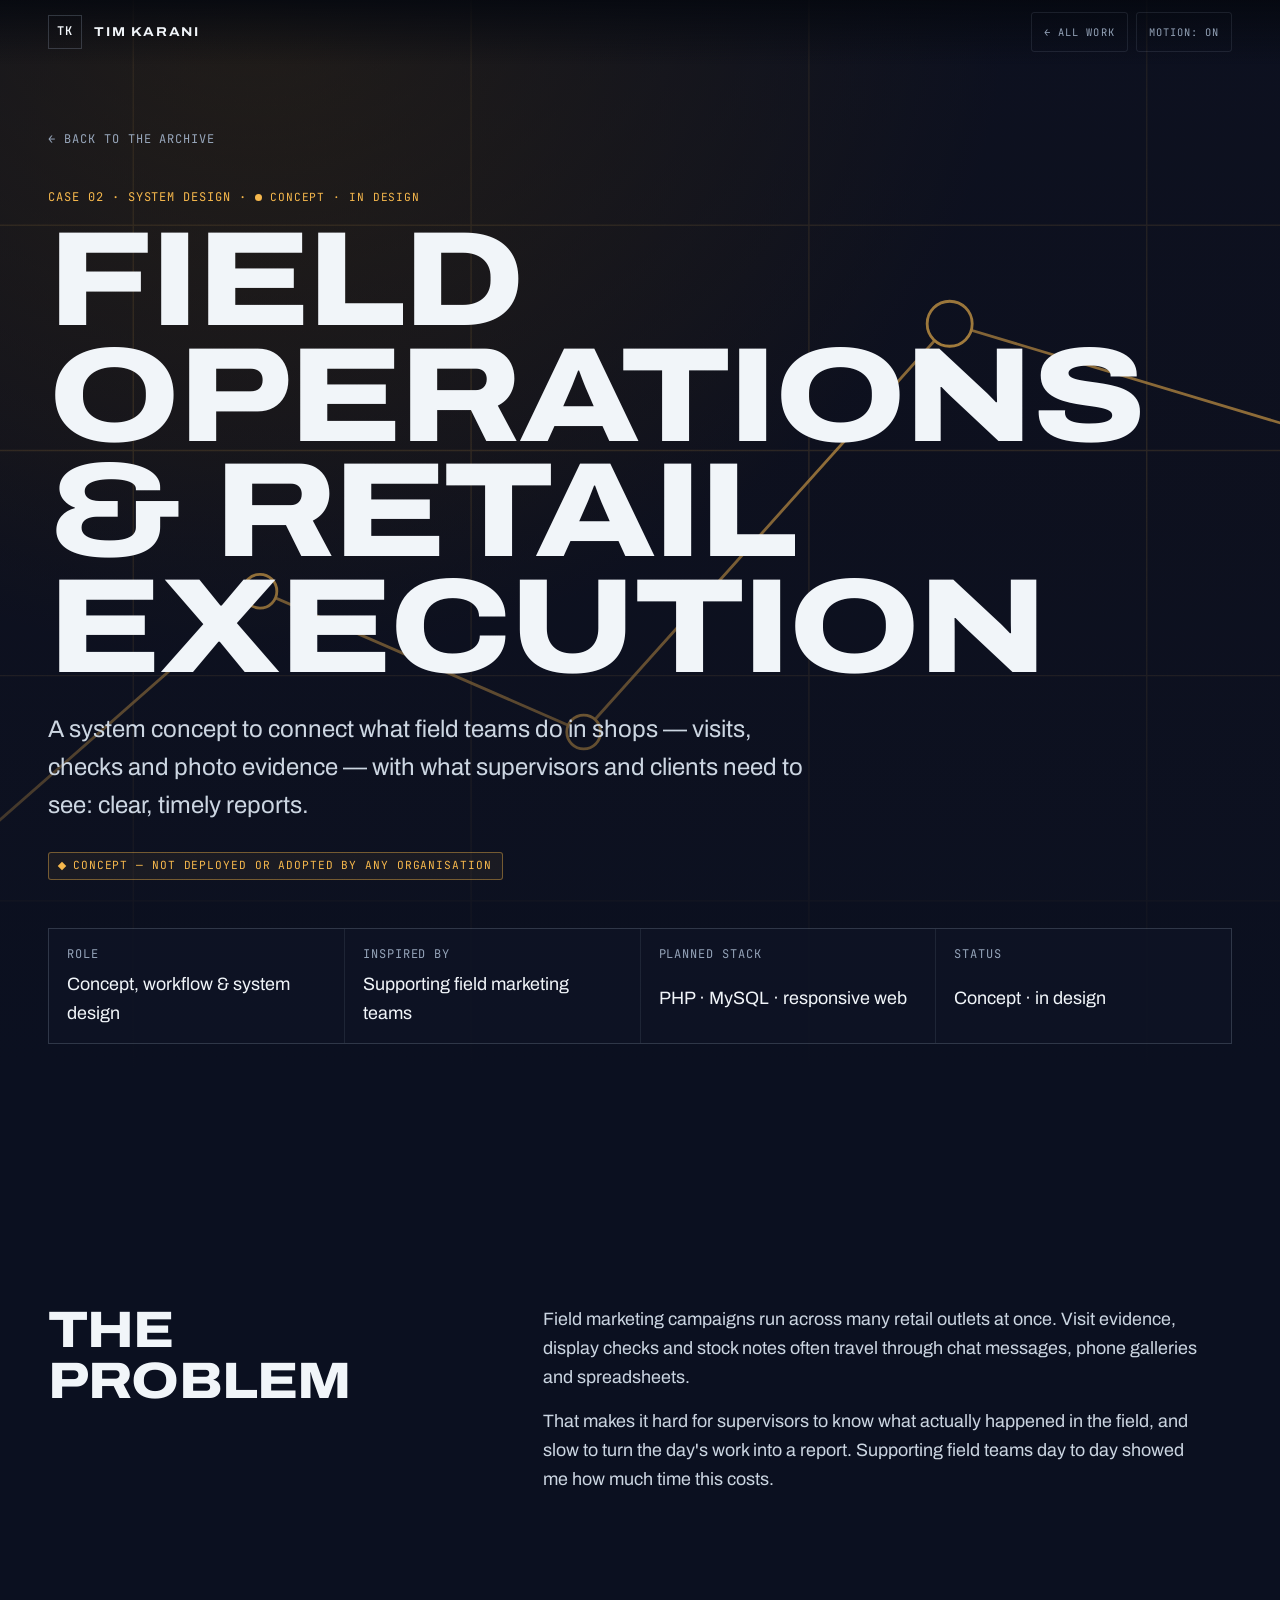
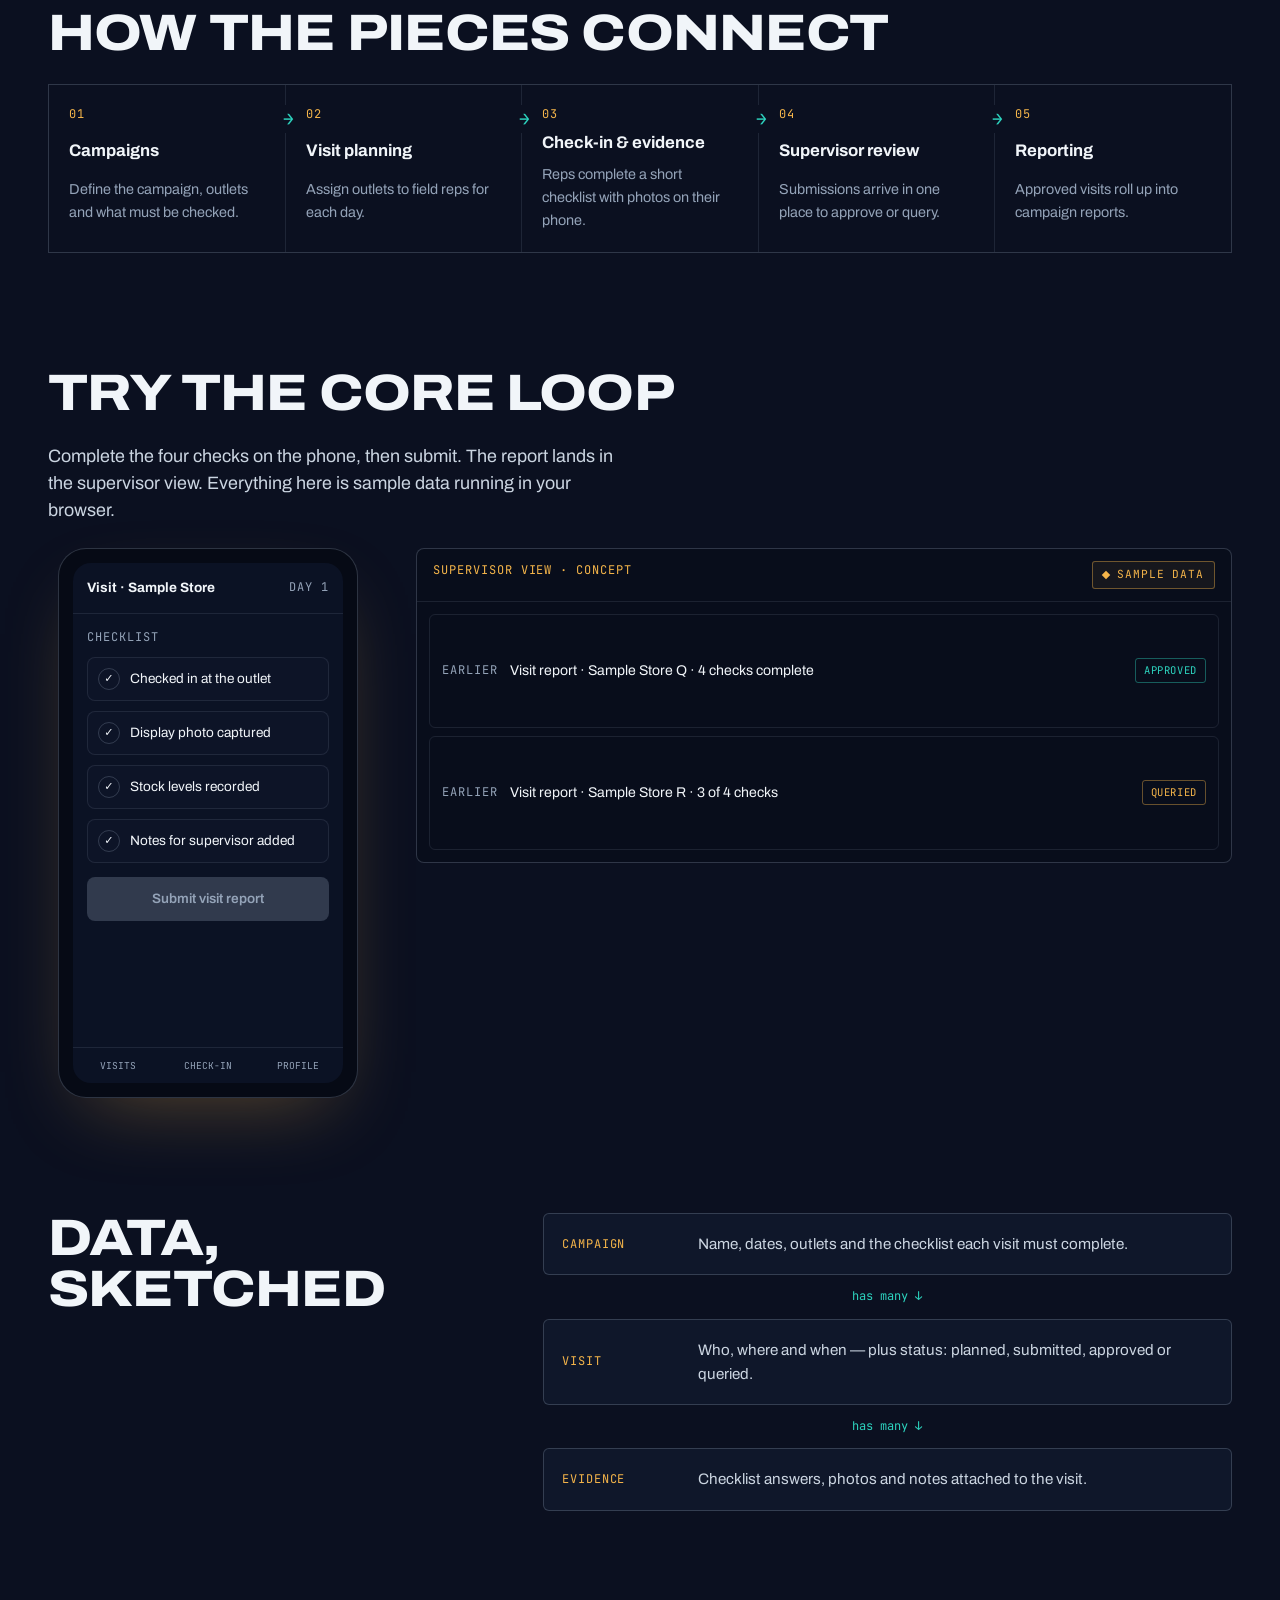
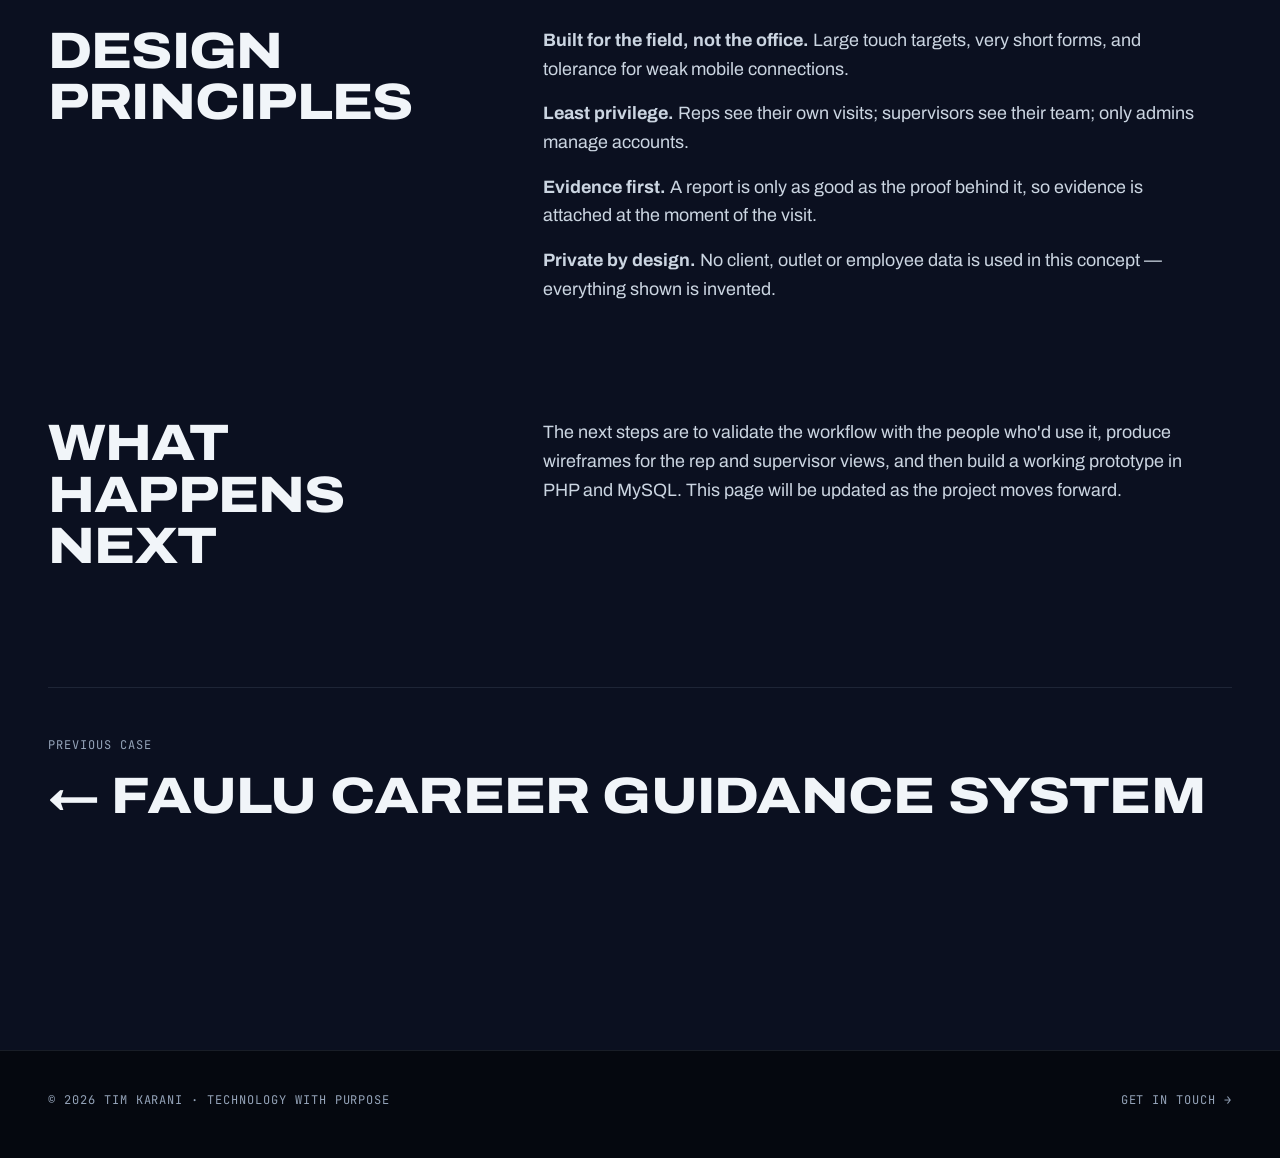
<file: projects/field-operations-system.html>
<!doctype html>
<html lang="en">
<head>
  <meta charset="utf-8">
  <meta name="viewport" content="width=device-width, initial-scale=1, viewport-fit=cover">
  <title>Field Operations &amp; Retail Execution System — Concept · Tim Karani</title>
  <meta name="description" content="Concept case study: a system to connect field marketing visits, evidence, supervision and reporting. A design concept by Tim Karani — not a deployed product.">
  <meta name="theme-color" content="#0B1020">
  <link rel="canonical" href="https://tim-karani.netlify.app/projects/field-operations-system.html">
  <meta property="og:type" content="article">
  <meta property="og:title" content="Field Operations & Retail Execution System (concept) — Tim Karani">
  <meta property="og:description" content="From the shop floor to the report: a system concept for field marketing operations.">
  <meta property="og:image" content="https://tim-karani.netlify.app/assets/img/og-cover.png">
  <meta name="twitter:card" content="summary_large_image">
  <link rel="icon" href="/assets/img/favicon.svg" type="image/svg+xml">
  <link rel="preconnect" href="https://fonts.googleapis.com">
  <link rel="preconnect" href="https://fonts.gstatic.com" crossorigin>
  <link rel="stylesheet" href="https://fonts.googleapis.com/css2?family=Archivo:wdth,wght@62..125,300..900&family=JetBrains+Mono:wght@400;500&display=swap">
  <link rel="stylesheet" href="/assets/css/main.css">
  <script>
    (function () { var d = document.documentElement; d.classList.add('js');
      var p = null; try { p = localStorage.getItem('tk-motion'); } catch (e) {}
      if (p === 'off' || (p !== 'on' && matchMedia('(prefers-reduced-motion: reduce)').matches)) d.classList.add('reduce-motion');
      if (p === 'on') d.classList.add('motion-forced');
      setTimeout(function () { if (!window.__tkReady) d.classList.remove('js'); }, 3500); })();
  </script>
  <script type="module" src="/assets/js/main.js"></script>
</head>
<body>
  <a class="skip-link" href="#main">Skip to content</a>
  <div class="grain" aria-hidden="true"></div>
  <div class="progress" aria-hidden="true"><div class="progress__bar"></div></div>

  <header class="site-nav site-nav--sub" id="top-nav">
    <a class="brand" href="/" aria-label="Tim Karani — home">
      <span class="brand__mark" aria-hidden="true">TK</span><span class="brand__name">Tim Karani</span>
    </a>
    <div class="nav-tools">
      <a class="motion-toggle" style="display:inline-flex;align-items:center;text-decoration:none" href="/#work">← All work</a>
      <button class="motion-toggle" type="button" aria-pressed="true" data-motion-toggle>Motion: on</button>
    </div>
  </header>

  <main id="main">
    <section class="case-hero">
      <div class="cover cover--field" aria-hidden="true">
        <svg viewBox="0 0 1200 800" preserveAspectRatio="xMidYMid slice">
          <g stroke="#F5B54A" fill="none" opacity=".18"><path d="M0 160H1200M0 320H1200M0 480H1200M0 640H1200M240 0V800M480 0V800M720 0V800M960 0V800"/></g>
          <path d="M80 640 L330 420 L560 520 L820 230 L1120 320" stroke="#F5B54A" stroke-width="2" fill="none" opacity=".8"/>
          <g fill="#0D0F1C" stroke="#F5B54A" stroke-width="2"><circle cx="330" cy="420" r="12"/><circle cx="560" cy="520" r="12"/><circle cx="820" cy="230" r="16"/></g>
        </svg>
      </div>
      <div class="wrap">
        <a class="back label link-line" href="/#work">← Back to the archive</a>
        <p class="label" style="margin-top:28px;color:var(--amber)">Case 02 · System design · <span class="status status--concept">Concept · in design</span></p>
        <h1>Field Operations &amp; Retail Execution</h1>
        <p class="lede">A system concept to connect what field teams do in shops — visits, checks and photo evidence — with what supervisors and clients need to see: clear, timely reports.</p>
        <p style="margin-top:24px"><span class="flag">Concept — not deployed or adopted by any organisation</span></p>
        <dl class="factsheet">
          <div><dt class="label">Role</dt><dd>Concept, workflow &amp; system design</dd></div>
          <div><dt class="label">Inspired by</dt><dd>Supporting field marketing teams</dd></div>
          <div><dt class="label">Planned stack</dt><dd>PHP · MySQL · responsive web</dd></div>
          <div><dt class="label">Status</dt><dd>Concept · in design</dd></div>
        </dl>
      </div>
    </section>

    <div class="wrap case-body">
      <section class="case-sec case-sec--split" aria-labelledby="f-problem">
        <h2 id="f-problem" data-reveal>The problem</h2>
        <div class="prose" data-reveal>
          <p>Field marketing campaigns run across many retail outlets at once. Visit evidence, display checks and stock notes often travel through chat messages, phone galleries and spreadsheets.</p>
          <p>That makes it hard for supervisors to know what actually happened in the field, and slow to turn the day's work into a report. Supporting field teams day to day showed me how much time this costs.</p>
        </div>
      </section>

      <section class="case-sec" aria-labelledby="f-flow">
        <h2 id="f-flow" data-reveal>How the pieces connect</h2>
        <ol class="journey-map" data-reveal>
          <li><span class="label" style="color:var(--amber)">01</span><b>Campaigns</b><p>Define the campaign, outlets and what must be checked.</p></li>
          <li><span class="label" style="color:var(--amber)">02</span><b>Visit planning</b><p>Assign outlets to field reps for each day.</p></li>
          <li><span class="label" style="color:var(--amber)">03</span><b>Check-in &amp; evidence</b><p>Reps complete a short checklist with photos on their phone.</p></li>
          <li><span class="label" style="color:var(--amber)">04</span><b>Supervisor review</b><p>Submissions arrive in one place to approve or query.</p></li>
          <li><span class="label" style="color:var(--amber)">05</span><b>Reporting</b><p>Approved visits roll up into campaign reports.</p></li>
        </ol>
      </section>

      <section class="case-sec" aria-labelledby="f-proto">
        <h2 id="f-proto" data-reveal>Try the core loop</h2>
        <p class="chapter__lede" data-reveal style="font-size:var(--step-0)">Complete the four checks on the phone, then submit. The report lands in the supervisor view. Everything here is sample data running in your browser.</p>
        <div class="proto" data-scene="proto">
          <div class="phone" role="group" aria-label="Field rep app — concept">
            <div class="phone__screen">
              <div class="phone__top"><b>Visit · Sample Store</b><span class="label">Day 1</span></div>
              <div class="phone__body">
                <span class="label">Checklist</span>
                <button class="check" type="button" aria-pressed="false"><i aria-hidden="true">✓</i><span>Checked in at the outlet</span></button>
                <button class="check" type="button" aria-pressed="false"><i aria-hidden="true">✓</i><span>Display photo captured</span></button>
                <button class="check" type="button" aria-pressed="false"><i aria-hidden="true">✓</i><span>Stock levels recorded</span></button>
                <button class="check" type="button" aria-pressed="false"><i aria-hidden="true">✓</i><span>Notes for supervisor added</span></button>
                <button class="phone__submit" type="button" disabled>Submit visit report</button>
              </div>
              <div class="phone__nav" aria-hidden="true"><span>Visits</span><span>Check-in</span><span>Profile</span></div>
            </div>
          </div>
          <div>
            <div class="supervisor">
              <div class="supervisor__head"><span class="label" style="color:var(--amber)">Supervisor view · concept</span><span class="flag">Sample data</span></div>
              <ol class="feed" aria-live="polite" aria-label="Incoming visit reports">
                <li><span class="label">Earlier</span><span>Visit report · Sample Store Q · 4 checks complete</span><span class="pill pill--ok">Approved</span></li>
                <li><span class="label">Earlier</span><span>Visit report · Sample Store R · 3 of 4 checks</span><span class="pill pill--warn">Queried</span></li>
              </ol>
            </div>
            <p class="label" data-proto-msg aria-live="polite" style="margin-top:14px"></p>
          </div>
        </div>
      </section>

      <section class="case-sec case-sec--split" aria-labelledby="f-model">
        <h2 id="f-model" data-reveal>Data, sketched</h2>
        <div class="arch" data-reveal>
          <div class="arch__layer"><span class="label" style="color:var(--amber)">Campaign</span><p>Name, dates, outlets and the checklist each visit must complete.</p></div>
          <div class="arch__join">has many ↓</div>
          <div class="arch__layer"><span class="label" style="color:var(--amber)">Visit</span><p>Who, where and when — plus status: planned, submitted, approved or queried.</p></div>
          <div class="arch__join">has many ↓</div>
          <div class="arch__layer"><span class="label" style="color:var(--amber)">Evidence</span><p>Checklist answers, photos and notes attached to the visit.</p></div>
        </div>
      </section>

      <section class="case-sec case-sec--split" aria-labelledby="f-principles">
        <h2 id="f-principles" data-reveal>Design principles</h2>
        <div class="prose" data-reveal>
          <p><strong>Built for the field, not the office.</strong> Large touch targets, very short forms, and tolerance for weak mobile connections.</p>
          <p><strong>Least privilege.</strong> Reps see their own visits; supervisors see their team; only admins manage accounts.</p>
          <p><strong>Evidence first.</strong> A report is only as good as the proof behind it, so evidence is attached at the moment of the visit.</p>
          <p><strong>Private by design.</strong> No client, outlet or employee data is used in this concept — everything shown is invented.</p>
        </div>
      </section>

      <section class="case-sec case-sec--split" aria-labelledby="f-next">
        <h2 id="f-next" data-reveal>What happens next</h2>
        <div class="prose" data-reveal>
          <p>The next steps are to validate the workflow with the people who'd use it, produce wireframes for the rep and supervisor views, and then build a working prototype in PHP and MySQL. This page will be updated as the project moves forward.</p>
        </div>
      </section>

      <nav class="next-case" aria-label="Next case study">
        <span class="label">Previous case</span>
        <a href="/projects/faulu-career-guidance.html">← Faulu Career Guidance System</a>
      </nav>
    </div>
  </main>

  <footer class="site-foot">
    <div class="wrap">
      <p class="label">© <span data-year>2026</span> Tim Karani · Technology with purpose</p>
      <a class="label link-line" href="/#contact">Get in touch →</a>
    </div>
  </footer>
</body>
</html>
</file>
<file: assets/css/main.css>
/* ==========================================================================
   TIM KARANI — CINEMATIC TECHNOLOGY
   Design system + layout. No framework. Edit tokens in :root.
   ========================================================================== */

:root {
  /* Palette — refined from the brief */
  --void: #05080F;          /* deepest background, letterbox */
  --night: #0B1020;         /* primary background */
  --slate: #0F172A;         /* raised surfaces */
  --slate-2: #141D33;       /* raised surfaces, hover */
  --line: rgba(148, 163, 184, 0.14);
  --line-strong: rgba(148, 163, 184, 0.28);
  --text: #F1F5F9;
  --text-soft: #CBD5E1;
  --muted: #94A3B8;         /* 7.2:1 on --night */
  --blue: #3B82F6;          /* electric blue, legible on dark */
  --blue-deep: #2563EB;
  --teal: #2DD4BF;
  --teal-deep: #14B8A6;
  --amber: #F5B54A;         /* used ONLY for "concept / illustrative" honesty labels */
  --signal: #7DD3FC;

  /* Type */
  --font-sans: "Archivo", ui-sans-serif, system-ui, -apple-system, "Segoe UI", Roboto, sans-serif;
  --font-mono: "JetBrains Mono", ui-monospace, "SFMono-Regular", Menlo, Consolas, monospace;

  --step--1: clamp(0.8rem, 0.77rem + 0.15vw, 0.875rem);
  --step-0: clamp(1rem, 0.96rem + 0.2vw, 1.125rem);
  --step-1: clamp(1.2rem, 1.1rem + 0.5vw, 1.5rem);
  --step-2: clamp(1.5rem, 1.3rem + 1vw, 2.1rem);
  --step-3: clamp(2rem, 1.6rem + 2vw, 3.2rem);
  --step-4: clamp(2.6rem, 1.8rem + 4vw, 5.2rem);
  --step-5: clamp(3.2rem, 1.6rem + 8.5vw, 10rem);

  /* Space */
  --gutter: clamp(16px, 4vw, 48px);
  --section: clamp(96px, 14vw, 200px);
  --maxw: 1320px;

  --ease-out: cubic-bezier(0.16, 1, 0.3, 1);
  --ease-cine: cubic-bezier(0.65, 0, 0.35, 1);
  --radius: 6px;

  color-scheme: dark;
}

/* --------------------------------------------------------------------------
   Base
   -------------------------------------------------------------------------- */
*, *::before, *::after { box-sizing: border-box; }
html { -webkit-text-size-adjust: 100%; scroll-behavior: smooth; scroll-padding-top: 72px; }
body {
  margin: 0;
  background: var(--night);
  color: var(--text);
  font-family: var(--font-sans);
  font-size: var(--step-0);
  line-height: 1.6;
  font-variation-settings: "wdth" 100;
  overflow-x: hidden;
  text-rendering: optimizeLegibility;
  -webkit-font-smoothing: antialiased;
}
img, svg, canvas { display: block; max-width: 100%; }
a { color: inherit; }
button { font: inherit; color: inherit; }
::selection { background: var(--teal); color: var(--void); }

:focus-visible {
  outline: 2px solid var(--teal);
  outline-offset: 3px;
  border-radius: 2px;
}

.visually-hidden {
  position: absolute !important; width: 1px; height: 1px; padding: 0; margin: -1px;
  overflow: hidden; clip: rect(0 0 0 0); white-space: nowrap; border: 0;
}

.skip-link {
  position: absolute; left: 12px; top: -60px; z-index: 200;
  background: var(--teal); color: var(--void); padding: 10px 16px;
  font-family: var(--font-mono); font-size: 0.85rem; text-decoration: none; border-radius: 4px;
}
.skip-link:focus { top: 12px; }

/* Film grain — static SVG noise, very low cost */
.grain {
  pointer-events: none; position: fixed; inset: 0; z-index: 90; opacity: 0.06; mix-blend-mode: overlay;
  background-image: url("data:image/svg+xml;utf8,<svg xmlns='http://www.w3.org/2000/svg' width='160' height='160'><filter id='n'><feTurbulence type='fractalNoise' baseFrequency='.9' numOctaves='2' stitchTiles='stitch'/><feColorMatrix values='0 0 0 0 1 0 0 0 0 1 0 0 0 0 1 0 0 0 .9 0'/></filter><rect width='100%' height='100%' filter='url(%23n)'/></svg>");
}

.wrap { width: 100%; max-width: var(--maxw); margin: 0 auto; padding: 0 var(--gutter); }

/* Mono labels — the technical voice of the site */
.mono, .label {
  font-family: var(--font-mono);
  font-size: 0.75rem;
  letter-spacing: 0.08em;
  text-transform: uppercase;
  color: var(--muted);
}
.label--teal { color: var(--teal); }
.label--blue { color: var(--signal); }
.dot { display: inline-block; width: 6px; height: 6px; border-radius: 50%; background: var(--teal); margin-right: 8px; vertical-align: middle; box-shadow: 0 0 10px var(--teal); }

/* Honesty labels: concept / illustrative / sample */
.flag {
  display: inline-flex; align-items: center; gap: 8px;
  font-family: var(--font-mono); font-size: 0.7rem; letter-spacing: 0.08em; text-transform: uppercase;
  color: var(--amber); border: 1px solid rgba(245, 181, 74, 0.4); padding: 4px 10px; border-radius: 3px;
  background: rgba(245, 181, 74, 0.06);
}
.flag::before { content: ""; width: 6px; height: 6px; background: var(--amber); transform: rotate(45deg); }
.flag--real { color: var(--teal); border-color: rgba(45, 212, 191, 0.4); background: rgba(45, 212, 191, 0.06); }
.flag--real::before { background: var(--teal); border-radius: 50%; transform: none; }

/* Status chips used on projects */
.status { font-family: var(--font-mono); font-size: 0.7rem; letter-spacing: 0.08em; text-transform: uppercase; display: inline-flex; align-items: center; gap: 8px; }
.status::before { content: ""; width: 7px; height: 7px; border-radius: 50%; background: currentColor; }
.status--completed { color: var(--teal); }
.status--live { color: var(--signal); }
.status--concept { color: var(--amber); }
.status--progress { color: var(--blue); }
.status--planned { color: var(--muted); }

/* Buttons */
.btn {
  --bg: transparent;
  position: relative; display: inline-flex; align-items: center; gap: 12px;
  min-height: 48px; padding: 0 22px; border-radius: 3px;
  font-family: var(--font-mono); font-size: 0.8rem; letter-spacing: 0.1em; text-transform: uppercase;
  text-decoration: none; cursor: pointer; border: 1px solid var(--line-strong); background: var(--bg);
  transition: border-color .3s, background .3s, color .3s, transform .3s var(--ease-out);
  overflow: hidden; isolation: isolate;
}
.btn::after {
  content: ""; position: absolute; inset: 0; z-index: -1;
  background: linear-gradient(90deg, transparent, rgba(125, 211, 252, .18), transparent);
  transform: translateX(-100%); transition: transform .7s var(--ease-out);
}
.btn:hover::after { transform: translateX(100%); }
.btn:hover { border-color: var(--signal); }
.btn--primary { --bg: var(--text); color: var(--void); border-color: var(--text); }
.btn--primary:hover { --bg: var(--signal); border-color: var(--signal); }
.btn .arrow { transition: transform .3s var(--ease-out); }
.btn:hover .arrow { transform: translateX(4px); }

.link-line {
  text-decoration: none; background-image: linear-gradient(currentColor, currentColor);
  background-size: 0% 1px; background-repeat: no-repeat; background-position: 0 100%;
  transition: background-size .4s var(--ease-out);
}
.link-line:hover, .link-line:focus-visible { background-size: 100% 1px; }

/* --------------------------------------------------------------------------
   Navigation + progress
   -------------------------------------------------------------------------- */
.site-nav {
  position: fixed; inset: 0 0 auto 0; z-index: 100;
  display: flex; align-items: center; justify-content: space-between; gap: 16px;
  height: 64px; padding: 0 var(--gutter);
  background: linear-gradient(to bottom, rgba(5, 8, 15, .85), rgba(5, 8, 15, 0));
  transition: background .4s, transform .5s var(--ease-out);
}
.site-nav.is-solid { background: rgba(8, 12, 24, .82); backdrop-filter: blur(14px); -webkit-backdrop-filter: blur(14px); border-bottom: 1px solid var(--line); }
.brand { display: flex; align-items: center; gap: 12px; text-decoration: none; }
.brand__mark {
  width: 34px; height: 34px; display: grid; place-items: center;
  border: 1px solid var(--line-strong); font-family: var(--font-mono); font-size: 0.75rem; font-weight: 600; letter-spacing: .05em;
}
.brand__name { font-weight: 700; letter-spacing: 0.14em; font-size: .8rem; text-transform: uppercase; font-variation-settings: "wdth" 115; }
.chapter-now { font-family: var(--font-mono); font-size: .7rem; color: var(--muted); letter-spacing: .1em; text-transform: uppercase; display: none; }
.chapter-now b { color: var(--teal); font-weight: 500; }

.nav-links { display: none; list-style: none; margin: 0; padding: 0; gap: 4px; }
.nav-links a {
  display: block; padding: 8px 10px; text-decoration: none; border-radius: 3px;
  font-family: var(--font-mono); font-size: .7rem; letter-spacing: .08em; text-transform: uppercase; color: var(--muted);
  transition: color .2s;
}
.nav-links a span { color: var(--line-strong); margin-right: 6px; transition: color .2s; }
.nav-links a:hover, .nav-links a[aria-current="true"] { color: var(--text); }
.nav-links a[aria-current="true"] span { color: var(--teal); }

.nav-tools { display: flex; align-items: center; gap: 8px; }
.motion-toggle, .menu-toggle {
  min-height: 40px; padding: 0 12px; background: transparent; border: 1px solid var(--line); border-radius: 3px; cursor: pointer;
  font-family: var(--font-mono); font-size: .65rem; letter-spacing: .1em; text-transform: uppercase; color: var(--muted);
}
.motion-toggle:hover, .menu-toggle:hover { color: var(--text); border-color: var(--line-strong); }
.motion-toggle[aria-pressed="false"] { color: var(--amber); }

.progress { position: fixed; left: 0; right: 0; top: 0; height: 2px; z-index: 101; pointer-events: none; }
.progress__bar { height: 100%; width: 100%; transform-origin: 0 50%; transform: scaleX(var(--progress, 0)); background: linear-gradient(90deg, var(--blue), var(--teal)); box-shadow: 0 0 12px var(--teal); }

/* Mobile menu */
.menu-panel {
  position: fixed; inset: 0; z-index: 150; background: var(--void);
  display: flex; flex-direction: column; padding: 88px var(--gutter) 32px; overflow-y: auto;
  opacity: 0; visibility: hidden; transition: opacity .35s, visibility .35s;
}
.menu-panel.is-open { opacity: 1; visibility: visible; }
.menu-panel ol { list-style: none; margin: 0; padding: 0; counter-reset: ch; }
.menu-panel li { border-bottom: 1px solid var(--line); }
.menu-panel ol a {
  display: flex; align-items: baseline; gap: 16px; padding: 18px 0; text-decoration: none;
  font-size: clamp(1.6rem, 7vw, 2.4rem); font-weight: 700; font-variation-settings: "wdth" 112; letter-spacing: -.01em;
}
.menu-panel ol a span { font-family: var(--font-mono); font-size: .75rem; color: var(--teal); font-weight: 400; }
.menu-panel .menu-close { position: absolute; top: 12px; right: var(--gutter); }
.menu-panel .menu-foot { margin-top: auto; padding-top: 32px; display: flex; flex-wrap: wrap; gap: 12px 24px; }

@media (min-width: 1100px) {
  .nav-links { display: flex; }
  .menu-toggle { display: none; }
}
@media (min-width: 720px) { .chapter-now { display: block; } }

/* --------------------------------------------------------------------------
   HERO — the opening sequence
   -------------------------------------------------------------------------- */
.hero {
  position: relative; min-height: 100svh; display: flex; flex-direction: column; justify-content: center;
  overflow: hidden; background: radial-gradient(120% 80% at 50% 110%, #0E1A3A 0%, var(--night) 45%, var(--void) 100%);
  isolation: isolate;
}
.hero__canvas { position: absolute; inset: 0; width: 100%; height: 100%; z-index: -2; }
.hero__vignette { position: absolute; inset: 0; z-index: -1; pointer-events: none;
  background: radial-gradient(80% 70% at 50% 45%, transparent 40%, rgba(5, 8, 15, .85) 100%); }

/* letterbox bars — retract at the end of the intro */
.letterbox { position: absolute; left: 0; right: 0; height: 12vh; background: var(--void); z-index: 5; transition: transform 1.2s var(--ease-cine); pointer-events: none; }
.letterbox--top { top: 0; transform: translateY(-100%); }
.letterbox--bottom { bottom: 0; transform: translateY(100%); }

.hero__boot {
  position: absolute; top: 96px; left: var(--gutter); right: var(--gutter); z-index: 3;
  display: flex; justify-content: space-between; gap: 24px; flex-wrap: wrap;
}
.hero__boot p { margin: 0; }

.hero__inner { position: relative; z-index: 2; padding-top: 140px; padding-bottom: 120px; }

.hero__kicker { margin: 0 0 24px; display: flex; align-items: center; gap: 14px; }
.hero__kicker::before { content: ""; width: 40px; height: 1px; background: var(--teal); }

.hero__name {
  margin: 0; line-height: .84; font-weight: 800; text-transform: uppercase;
  font-size: var(--step-5); letter-spacing: -0.02em; font-variation-settings: "wdth" 125;
}
.hero__name .line { display: block; overflow: hidden; padding-bottom: .04em; }
.hero__name .line > span { display: inline-block; }
.hero__name .line--2 > span {
  color: transparent; -webkit-text-stroke: 1.5px var(--text-soft);
  background: linear-gradient(100deg, var(--text) 0 40%, var(--signal) 50%, var(--text) 60% 100%) 0 0 / 300% 100% text;
  -webkit-background-clip: text; background-clip: text;
}
.hero__name .line--2 > span.lit { color: transparent; -webkit-text-stroke: 0; animation: sweep 2.6s var(--ease-cine) .2s both; }
@keyframes sweep { from { background-position: 100% 0; } to { background-position: 0 0; } }

.hero__descriptor { margin: 28px 0 0; padding: 0; display: flex; flex-wrap: wrap; gap: 6px 18px; }
@media (max-width: 640px) { .hero__boot p + p { display: none; } }
.hero__meta { position: absolute; right: var(--gutter); top: 50%; transform: translateY(-60%); z-index: 3; display: none; text-align: right; }
.hero__meta p { margin: 0 0 10px; }
.hero__meta .tc { font-variant-numeric: tabular-nums; color: var(--text-soft); }
.hero__meta hr { border: 0; border-top: 1px solid var(--line-strong); width: 120px; margin: 18px 0 18px auto; }
@media (min-width: 1100px) { .hero__meta { display: block; } }
.hero__descriptor li { list-style: none; }
.hero__descriptor li + li::before { content: "/"; margin-right: 18px; color: var(--line-strong); }

.hero__grid { display: grid; gap: 32px; margin-top: clamp(40px, 7vh, 80px); align-items: end; }
.hero__tagline { margin: 0; font-size: var(--step-2); line-height: 1.15; font-weight: 600; font-variation-settings: "wdth" 108; letter-spacing: -.01em; max-width: 17ch; }
.hero__tagline em { font-style: normal; color: var(--teal); }
.hero__intro { margin: 0; color: var(--text-soft); max-width: 46ch; }
.hero__cta { display: flex; flex-wrap: wrap; gap: 12px; margin-top: 28px; }

@media (min-width: 900px) {
  .hero__grid { grid-template-columns: 1fr 1fr; }
}

.scroll-cue {
  position: absolute; left: 50%; bottom: 28px; transform: translateX(-50%); z-index: 3;
  display: flex; flex-direction: column; align-items: center; gap: 10px; text-decoration: none;
}
.scroll-cue__line { width: 1px; height: 44px; background: var(--line-strong); position: relative; overflow: hidden; }
.scroll-cue__line::after { content: ""; position: absolute; left: 0; top: -40%; width: 100%; height: 40%; background: var(--teal); animation: drip 2.2s var(--ease-cine) infinite; }
@keyframes drip { to { top: 100%; } }

.skip-intro {
  position: absolute; right: var(--gutter); bottom: 28px; z-index: 6;
  background: rgba(5, 8, 15, .6); border: 1px solid var(--line-strong); border-radius: 3px; min-height: 40px; padding: 0 14px; cursor: pointer;
  font-family: var(--font-mono); font-size: .7rem; letter-spacing: .1em; text-transform: uppercase; color: var(--text-soft);
  transition: opacity .4s;
}
.skip-intro[hidden] { display: none; }

/* --- Intro choreography (only when JS adds .intro-run to <html>) --- */
.bars-on .letterbox--top, .bars-on .letterbox--bottom { transform: translateY(0); }
.no-trans *, .no-trans *::before, .no-trans *::after { transition: none !important; }
/* Scene 01 — the signal: a single line of light draws across the dark frame */
.hero__beam { position: absolute; left: 0; right: 0; top: 60%; height: 1px; z-index: 1; pointer-events: none; opacity: 0;
  background: linear-gradient(90deg, transparent, var(--signal) 30%, #E0F2FE 50%, var(--signal) 70%, transparent);
  box-shadow: 0 0 18px 2px rgba(125, 211, 252, .55); transform: scaleX(0); }
.intro-run .hero__beam { opacity: 1; }
.intro-play .hero__beam { transform: scaleX(1); opacity: 0; transition: transform .9s var(--ease-cine) .15s, opacity .8s ease 1.1s; }

.intro-run [data-intro] { opacity: 0; }
.intro-run .hero__canvas { opacity: 0; }
/* Scene 02 — the reveal: the title tracks in and racks into focus, like a lens pulling focus */
.intro-run .hero__name .line > span { transform: translateY(40%) scale(1.06); opacity: 0; filter: blur(14px); letter-spacing: .32em; }

.intro-play .hero__canvas { opacity: 1; transition: opacity 1.2s ease .45s; }
.intro-play [data-intro="boot"] { opacity: 1; transition: opacity .6s ease .1s; }
.intro-play .hero__name .line > span {
  transform: none; opacity: 1; filter: blur(0); letter-spacing: 0;
  transition: transform 1.5s var(--ease-out), opacity .9s ease, filter 1.3s var(--ease-out), letter-spacing 1.6s var(--ease-out);
}
.intro-play .hero__name .line--1 > span { transition-delay: .95s; }
.intro-play .hero__name .line--2 > span { transition-delay: 1.1s; }

/* Camera keeps moving as you scroll: type recedes and dims (no scroll hijacking) */
.hero__inner, .hero__boot, .hero__meta { will-change: transform; }
.hero__inner { transform: translateY(calc(var(--hs, 0) * 18vh)) scale(calc(1 - var(--hs, 0) * .06)); opacity: calc(1 - var(--hs, 0) * .85); transform-origin: 20% 40%; }
.hero__meta { opacity: calc(1 - var(--hs, 0) * 1.4); }
.scroll-cue { opacity: calc(1 - var(--hs, 0) * 5); }
@media (max-width: 699px) { .hero__beam { top: 80%; } }
.intro-run .hero__inner { transform: none; }
.intro-play [data-intro="kicker"] { opacity: 1; transition: opacity .8s ease .8s; }
.intro-play [data-intro="identity"] { opacity: 1; transition: opacity 1s ease 1.9s; }
.intro-play [data-intro="cta"] { opacity: 1; transition: opacity .8s ease 2.4s; }
.intro-play [data-intro="cue"] { opacity: 1; transition: opacity .8s ease 2.9s; }

/* --------------------------------------------------------------------------
   Chapters (shared)
   -------------------------------------------------------------------------- */
.chapter { position: relative; padding: var(--section) 0; isolation: isolate; }
/* Each chapter has its own key light, which comes up as the chapter enters frame */
.chapter::before {
  content: ""; position: absolute; inset: 0; z-index: -1; pointer-events: none; opacity: 0; transition: opacity 1.8s ease;
  background: radial-gradient(60% 50% at var(--lx, 15%) var(--ly, 0%), rgba(37, 99, 235, .14), transparent 70%),
              radial-gradient(40% 35% at calc(100% - var(--lx, 15%)) 100%, rgba(20, 184, 166, .07), transparent 70%);
}
.chapter.is-lit::before, html:not(.js) .chapter::before, .reduce-motion .chapter::before { opacity: 1; }
#capabilities { --lx: 85%; } #toolkit { --lx: 80%; } #journey { --lx: 50%; } #method { --lx: 70%; }
.chapter + .chapter { border-top: 1px solid var(--line); }
.chapter__head { display: grid; gap: 20px; margin-bottom: clamp(48px, 8vw, 96px); }
.chapter__num { display: flex; align-items: center; gap: 14px; }
.chapter__num::after { content: ""; flex: 0 0 56px; height: 1px; background: linear-gradient(90deg, var(--teal), var(--line-strong)); transform-origin: left; transition: transform 1.2s var(--ease-out) .2s; }
.js .chapter__num[data-reveal]:not(.is-in)::after { transform: scaleX(0); }
.chapter__title {
  margin: 0; font-size: var(--step-4); line-height: .95; font-weight: 800; letter-spacing: -0.02em;
  font-variation-settings: "wdth" 118; text-transform: uppercase; max-width: 16ch;
}
.chapter__title .soft { color: var(--muted); }
.chapter__lede { margin: 0; color: var(--text-soft); max-width: 58ch; font-size: var(--step-1); line-height: 1.5; }

@media (min-width: 960px) {
  .chapter__head { grid-template-columns: 1.3fr 1fr; align-items: end; }
  .chapter__head .chapter__num { grid-column: 1 / -1; }
}

/* Reveal-on-scroll (progressive: only hidden when JS present) */
.js [data-reveal] { opacity: 0; transform: translateY(28px); transition: opacity .9s var(--ease-out), transform .9s var(--ease-out); transition-delay: var(--d, 0s); }
.js [data-reveal].is-in { opacity: 1; transform: none; }
.js [data-reveal="mask"] { opacity: 1; transform: none; clip-path: inset(0 0 97% 0); transition: clip-path 1.1s var(--ease-out); transition-delay: var(--d, 0s); }
.js [data-reveal="mask"].is-in { clip-path: inset(0 0 0 0); }

/* --------------------------------------------------------------------------
   01 — IDENTITY (documentary)
   -------------------------------------------------------------------------- */
.identity { display: grid; gap: clamp(40px, 6vw, 80px); }
.identity__statement {
  margin: 0; font-size: var(--step-3); line-height: 1.1; font-weight: 600; letter-spacing: -0.015em; font-variation-settings: "wdth" 104;
}
.identity__statement .hl { color: var(--teal); }
.identity__statement .dim { color: var(--muted); }

.dossier { position: relative; border: 1px solid var(--line); background: linear-gradient(180deg, rgba(20, 29, 51, .6), rgba(11, 16, 32, .4)); }
.dossier__frame { position: relative; aspect-ratio: 4 / 5; overflow: hidden; background: #0A1226; }
.dossier__frame img { width: 100%; height: 100%; object-fit: cover; filter: grayscale(1) contrast(1.1) brightness(.9); mix-blend-mode: luminosity; opacity: .92; }
.dossier__frame::after { /* duotone wash + scanlines */
  content: ""; position: absolute; inset: 0; pointer-events: none;
  background:
    repeating-linear-gradient(0deg, rgba(5, 8, 15, .25) 0 1px, transparent 1px 3px),
    linear-gradient(160deg, rgba(37, 99, 235, .35), rgba(20, 184, 166, .25));
  mix-blend-mode: color;
}
.dossier__monogram { position: absolute; inset: 0; display: grid; place-items: center; font-size: 6rem; font-weight: 800; color: var(--line-strong); font-variation-settings: "wdth" 125; }
/* Viewfinder monogram — a camera focus reticle framing the initials */
.viewfinder { position: absolute; inset: 0; display: grid; place-items: center;
  background: radial-gradient(55% 45% at 50% 45%, rgba(37, 99, 235, .28), transparent 70%), radial-gradient(40% 30% at 70% 80%, rgba(20, 184, 166, .16), transparent 70%), #0A1226; }
.viewfinder__ring { position: absolute; width: 58%; aspect-ratio: 1; border-radius: 50%; border: 1px solid rgba(125, 211, 252, .35); }
.viewfinder__ring--2 { width: 82%; border-style: dashed; border-color: rgba(125, 211, 252, .14); animation: spin 60s linear infinite; }
@keyframes spin { to { transform: rotate(360deg); } }
.viewfinder__cross { position: absolute; inset: 0; background:
  linear-gradient(var(--line), var(--line)) 50% 0 / 1px 16% no-repeat, linear-gradient(var(--line), var(--line)) 50% 100% / 1px 16% no-repeat,
  linear-gradient(var(--line), var(--line)) 0 50% / 14% 1px no-repeat, linear-gradient(var(--line), var(--line)) 100% 50% / 14% 1px no-repeat; }
.viewfinder__mono { position: relative; font-size: clamp(4rem, 9vw, 7rem); font-weight: 800; font-variation-settings: "wdth" 125; letter-spacing: -.02em;
  background: linear-gradient(160deg, var(--text) 30%, var(--signal) 70%, var(--teal)); -webkit-background-clip: text; background-clip: text; color: transparent; }
.viewfinder__read { position: absolute; bottom: 16px; left: 0; right: 0; text-align: center; }
.dossier__corner { position: absolute; width: 18px; height: 18px; border-color: var(--teal); border-style: solid; z-index: 2; }
.dossier__corner--tl { top: 10px; left: 10px; border-width: 1px 0 0 1px; }
.dossier__corner--tr { top: 10px; right: 10px; border-width: 1px 1px 0 0; }
.dossier__corner--bl { bottom: 10px; left: 10px; border-width: 0 0 1px 1px; }
.dossier__corner--br { bottom: 10px; right: 10px; border-width: 0 1px 1px 0; }
.dossier__rec { position: absolute; top: 16px; left: 36px; z-index: 2; display: flex; align-items: center; gap: 8px; color: var(--text-soft); }
.dossier__rec::before { content: ""; width: 7px; height: 7px; border-radius: 50%; background: #EF4444; animation: blink 1.6s steps(2) infinite; }
@keyframes blink { 50% { opacity: .2; } }
.dossier dl { margin: 0; padding: 20px; display: grid; gap: 12px; }
.dossier dl div { display: grid; grid-template-columns: 96px 1fr; gap: 12px; padding-bottom: 12px; border-bottom: 1px dashed var(--line); }
.dossier dl div:last-child { border: 0; padding-bottom: 0; }
.dossier dt { font-family: var(--font-mono); font-size: .7rem; letter-spacing: .08em; text-transform: uppercase; color: var(--muted); padding-top: 3px; }
.dossier dd { margin: 0; font-size: .95rem; }

.story { display: grid; gap: 22px; align-content: start; color: var(--text-soft); }
.story p { margin: 0; max-width: 62ch; }
.story strong { color: var(--text); font-weight: 600; }

.principles { list-style: none; margin: 0; padding: 0; display: grid; gap: 0; border-top: 1px solid var(--line); }
.principles li { display: grid; grid-template-columns: 56px 1fr; gap: 16px; padding: 22px 0; border-bottom: 1px solid var(--line); }
.principles h3 { margin: 0 0 6px; font-size: var(--step-1); font-weight: 650; letter-spacing: -.005em; }
.principles p { margin: 0; color: var(--muted); }

@media (min-width: 960px) {
  .identity { grid-template-columns: 1.35fr 1fr; }
  .identity__statement { grid-column: 1 / -1; max-width: 22ch; }
  .identity__dossier { grid-row: span 2; grid-column: 2; grid-row-start: 2; }
}

/* --------------------------------------------------------------------------
   02 — CAPABILITY SCENES (shared scene chrome)
   -------------------------------------------------------------------------- */
.scene { position: relative; padding: clamp(56px, 8vw, 112px) 0; }
.scene + .scene { border-top: 1px dashed var(--line); }
.slate {
  display: flex; flex-wrap: wrap; align-items: center; gap: 10px 22px; margin-bottom: 28px;
  font-family: var(--font-mono); font-size: .72rem; letter-spacing: .1em; text-transform: uppercase; color: var(--muted);
}
.slate b { color: var(--text); font-weight: 500; }
.slate__clap { display: inline-block; width: 30px; height: 12px; background: repeating-linear-gradient(-45deg, var(--text) 0 4px, transparent 4px 8px); opacity: .7; }
.scene__title { margin: 0 0 16px; font-size: var(--step-3); line-height: 1; font-weight: 800; text-transform: uppercase; letter-spacing: -.015em; font-variation-settings: "wdth" 116; }
.scene__lede { margin: 0 0 40px; max-width: 60ch; color: var(--text-soft); }
.scene__note { margin-top: 20px; display: flex; flex-wrap: wrap; gap: 10px 16px; align-items: center; color: var(--muted); font-size: .9rem; }

/* --- Scene A: Web build (sticky storytelling) --- */
.build { display: grid; gap: 32px; }
.build__stage { position: sticky; top: 72px; z-index: 2; align-self: start; }
.build__steps { list-style: none; margin: 0; padding: 0; counter-reset: s; }
.build__step { min-height: 52vh; padding: 28px 0 28px 0; display: flex; flex-direction: column; justify-content: center; border-left: 1px solid var(--line); padding-left: 24px; position: relative; transition: border-color .4s; }
.build__step::before { content: ""; position: absolute; left: -4px; top: 50%; width: 7px; height: 7px; border-radius: 50%; background: var(--line-strong); transition: background .4s, box-shadow .4s; }
.build__step.is-active { border-left-color: var(--teal); }
.build__step.is-active::before { background: var(--teal); box-shadow: 0 0 12px var(--teal); }
.build__step h4 { margin: 8px 0 8px; font-size: var(--step-2); line-height: 1.1; font-weight: 700; font-variation-settings: "wdth" 108; }
.build__step p { margin: 0; color: var(--muted); max-width: 44ch; transition: color .4s; }
.build__step.is-active p { color: var(--text-soft); }
.build__tech { margin-top: 12px; color: var(--signal); }

.browser {
  position: relative; border: 1px solid var(--line-strong); border-radius: 8px; overflow: hidden; background: #0A1022;
  box-shadow: 0 40px 120px -30px rgba(37, 99, 235, .45), 0 0 0 1px rgba(255,255,255,.02) inset;
  transform: perspective(1400px) rotateX(var(--tilt-x, 4deg)) rotateY(var(--tilt-y, -6deg));
  transition: transform .8s var(--ease-out);
}
.browser__bar { display: flex; align-items: center; gap: 10px; padding: 10px 14px; border-bottom: 1px solid var(--line); background: #0D1428; }
.browser__dots { display: flex; gap: 6px; }
.browser__dots i { width: 9px; height: 9px; border-radius: 50%; background: var(--line-strong); }
.browser__url { flex: 1; font-family: var(--font-mono); font-size: .68rem; color: var(--muted); background: rgba(255,255,255,.04); border-radius: 4px; padding: 5px 10px; white-space: nowrap; overflow: hidden; text-overflow: ellipsis; }
.browser__view { position: relative; aspect-ratio: 16 / 11; overflow: hidden; }

/* layers inside the browser, revealed by [data-step] on .build */
.bv { position: absolute; inset: 0; padding: 6% 7%; transition: opacity .6s var(--ease-out), transform .6s var(--ease-out); }
.bv-wire .box { position: absolute; border: 1px dashed rgba(125, 211, 252, .5); border-radius: 3px; }
.bv-wire .box span { position: absolute; top: 4px; left: 6px; font-family: var(--font-mono); font-size: .58rem; color: var(--signal); }

.app { position: absolute; inset: 0; display: grid; grid-template-rows: auto 1fr; font-size: clamp(.6rem, 1.1vw, .8rem); }
.app__top { display: flex; align-items: center; justify-content: space-between; padding: 3% 5%; border-bottom: 1px solid var(--line); }
.app__logo { font-weight: 800; letter-spacing: .08em; font-variation-settings: "wdth" 120; color: var(--teal); }
.app__body { position: relative; display: grid; place-items: center; padding: 4%; }
.login { width: min(78%, 300px); display: grid; gap: 8px; padding: 6%; border: 1px solid var(--line); border-radius: 6px; background: rgba(15, 23, 42, .8); }
.login b { font-size: 1.15em; }
.field { display: grid; gap: 3px; }
.field i { font-style: normal; font-family: var(--font-mono); font-size: .8em; color: var(--muted); }
.field u { text-decoration: none; display: block; height: 2.2em; border: 1px solid var(--line-strong); border-radius: 4px; background: rgba(255,255,255,.03); position: relative; }
.field em { font-style: normal; font-size: .8em; color: #FCA5A5; height: 0; overflow: hidden; transition: height .3s; }
.login__btn { height: 2.4em; border-radius: 4px; background: var(--blue-deep); display: grid; place-items: center; font-weight: 600; color: #fff; }

.dash { position: absolute; inset: 0; display: grid; grid-template-columns: 26% 1fr; }
.dash__side { border-right: 1px solid var(--line); padding: 8% 10%; display: grid; align-content: start; gap: 9px; }
.dash__side span { height: .7em; border-radius: 2px; background: rgba(148, 163, 184, .18); }
.dash__side span:first-child { background: var(--teal); width: 70%; }
.dash__main { padding: 5% 6%; display: grid; align-content: start; gap: 10px; }
.dash__main b { font-size: 1.1em; }
.rec { display: grid; grid-template-columns: 1fr auto; align-items: center; gap: 8px; padding: 8px 10px; border: 1px solid var(--line); border-radius: 4px; background: rgba(15, 23, 42, .7); transform: translateX(16px); opacity: 0; transition: transform .6s var(--ease-out), opacity .6s; }
.rec small { font-family: var(--font-mono); color: var(--teal); }
.rec:nth-child(3) { transition-delay: .1s; } .rec:nth-child(4) { transition-delay: .2s; } .rec:nth-child(5) { transition-delay: .3s; }

.codecard {
  position: absolute; right: -4%; bottom: -8%; width: min(64%, 380px); z-index: 3;
  border: 1px solid var(--line-strong); border-radius: 6px; background: rgba(5, 8, 15, .94); box-shadow: 0 20px 60px rgba(0,0,0,.6);
  font-family: var(--font-mono); font-size: clamp(.58rem, .9vw, .72rem); line-height: 1.6;
}
.codecard__tab { display: flex; justify-content: space-between; padding: 6px 12px; border-bottom: 1px solid var(--line); color: var(--muted); }
.codecard pre { margin: 0; padding: 10px 12px; white-space: pre-wrap; color: var(--text-soft); min-height: 9.6em; }
.codecard .k { color: #C4B5FD; } .codecard .s { color: #86EFAC; } .codecard .t { color: var(--signal); } .codecard .c { color: #64748B; }

/* step states */
.build .bv-wire { opacity: 1; }
.build .app { opacity: 0; }
.build[data-step="2"] .bv-wire, .build[data-step="3"] .bv-wire, .build[data-step="4"] .bv-wire, .build[data-step="5"] .bv-wire { opacity: 0; }
.build[data-step="2"] .app, .build[data-step="3"] .app, .build[data-step="4"] .app, .build[data-step="5"] .app { opacity: 1; }
.build .dash { opacity: 0; transform: translateY(12px); }
.build[data-step="4"] .login, .build[data-step="5"] .login { opacity: 0; transform: scale(.96); pointer-events: none; }
.build .login { transition: opacity .5s, transform .5s var(--ease-out); }
.build[data-step="4"] .dash, .build[data-step="5"] .dash { opacity: 1; transform: none; transition: opacity .6s .2s, transform .6s .2s var(--ease-out); }
.build[data-step="3"] .field--email u { border-color: #F87171; }
.build[data-step="3"] .field--email em { height: 1.3em; }
.build[data-step="5"] .rec { transform: none; opacity: 1; }
.build[data-step="4"] .rec:first-of-type { transform: none; opacity: .5; }
.build[data-step="1"] .browser { --tilt-x: 10deg; --tilt-y: -14deg; }

@media (min-width: 960px) {
  .build { grid-template-columns: 0.85fr 1.15fr; gap: 64px; }
  .build__stage { grid-column: 2; grid-row: 1; top: 120px; }
  .codecard { bottom: 4%; right: -3%; }
  .build__steps { grid-column: 1; grid-row: 1; }
}
@media (max-width: 959px) {
  .build__stage { top: 64px; padding: 8px 0 14px; background: var(--night); box-shadow: 0 18px 24px -6px var(--night); }
  .browser { --tilt-x: 0deg !important; --tilt-y: 0deg !important; }
  .browser__view { aspect-ratio: 16 / 10; }
  .codecard { position: relative; right: auto; bottom: auto; width: 100%; margin-top: 8px; box-shadow: none; }
  .codecard pre { min-height: calc(6.4em + 20px); max-height: calc(6.4em + 20px); overflow: hidden; }
  .browser__view { aspect-ratio: 16 / 9; }
  .build__step { min-height: 44vh; }
}

/* --- Scene B: Support console --- */
.ops { display: grid; gap: 24px; }
.netmap {
  position: relative; aspect-ratio: 16 / 11; border: 1px solid var(--line); border-radius: 6px; overflow: hidden;
  background:
    linear-gradient(var(--line) 1px, transparent 1px) 0 0 / 40px 40px,
    linear-gradient(90deg, var(--line) 1px, transparent 1px) 0 0 / 40px 40px,
    radial-gradient(70% 70% at 50% 50%, rgba(37, 99, 235, .12), transparent 70%), #080D1C;
}
.netmap svg.wires { position: absolute; inset: 0; width: 100%; height: 100%; }
.wires path { fill: none; stroke: rgba(125, 211, 252, .25); stroke-width: 1.2; vector-effect: non-scaling-stroke; }
.wires path.flow { stroke: var(--teal); stroke-dasharray: 4 14; animation: flow 1.2s linear infinite; opacity: 0; transition: opacity .3s; }
.wires path.flow.is-on { opacity: 1; }
@keyframes flow { to { stroke-dashoffset: -18; } }

.node {
  position: absolute; transform: translate(-50%, -50%); display: grid; justify-items: center; gap: 6px;
  background: none; border: 0; cursor: pointer; padding: 6px; min-width: 64px;
}
.node__icon {
  width: 52px; height: 52px; display: grid; place-items: center; border-radius: 10px;
  border: 1px solid var(--line-strong); background: rgba(15, 23, 42, .9); color: var(--text-soft);
  transition: border-color .3s, box-shadow .3s, color .3s, transform .3s var(--ease-out);
}
.node__icon svg { width: 24px; height: 24px; }
.node__label { font-family: var(--font-mono); font-size: .62rem; letter-spacing: .08em; text-transform: uppercase; color: var(--muted); white-space: nowrap; }
.node:hover .node__icon, .node:focus-visible .node__icon { border-color: var(--signal); transform: translateY(-2px); }
.node[aria-pressed="true"] .node__icon { border-color: var(--teal); color: var(--teal); box-shadow: 0 0 0 4px rgba(45, 212, 191, .12), 0 0 30px rgba(45, 212, 191, .35); }
.node[aria-pressed="true"] .node__label { color: var(--teal); }
.node--hub .node__icon { width: 64px; height: 64px; border-radius: 50%; }

.console { border: 1px solid var(--line); border-radius: 6px; background: #060A15; display: flex; flex-direction: column; min-height: 340px; }
.console__head { display: flex; justify-content: space-between; align-items: center; padding: 10px 14px; border-bottom: 1px solid var(--line); }
.console__log { margin: 0; padding: 16px; font-family: var(--font-mono); font-size: .78rem; line-height: 1.75; color: var(--text-soft); list-style: none; flex: 1; }
.console__log li { opacity: 0; transform: translateX(-6px); transition: opacity .35s, transform .35s; }
.console__log li.is-in { opacity: 1; transform: none; }
.console__log .t { color: #64748B; margin-right: 10px; }
.console__log .ok { color: var(--teal); }
.console__log .warn { color: var(--amber); }
.console__log .step { color: var(--signal); }
.console__foot { padding: 12px 16px; border-top: 1px solid var(--line); color: var(--muted); font-size: .85rem; }

@media (min-width: 960px) { .ops { grid-template-columns: 1.3fr 1fr; } }
@media (max-width: 640px) {
  .netmap { aspect-ratio: 4 / 5; }
  .node__icon { width: 44px; height: 44px; }
  .node--hub .node__icon { width: 52px; height: 52px; }
  .node__label { font-size: .56rem; }
}

/* --- Scene C: Request flow (live demo) --- */
.flow { display: grid; gap: 28px; }
.flow__controls { display: grid; gap: 16px; align-content: start; }
.chips { display: flex; flex-wrap: wrap; gap: 8px; margin: 0; padding: 0; border: 0; }
.chips legend { margin-bottom: 12px; padding: 0; }
.chip { position: relative; }
.chip input { position: absolute; opacity: 0; inset: 0; cursor: pointer; margin: 0; }
.chip span {
  display: inline-flex; align-items: center; gap: 8px; min-height: 40px; padding: 0 14px; border: 1px solid var(--line-strong); border-radius: 999px;
  font-size: .9rem; color: var(--text-soft); transition: all .25s; cursor: pointer;
}
.chip span::before { content: "+"; font-family: var(--font-mono); color: var(--muted); }
.chip input:checked + span { border-color: var(--teal); color: var(--text); background: rgba(45, 212, 191, .1); }
.chip input:checked + span::before { content: "✓"; color: var(--teal); }
.chip input:focus-visible + span { outline: 2px solid var(--teal); outline-offset: 2px; }

.pipeline { position: relative; display: grid; grid-template-columns: repeat(4, 1fr); gap: 8px; padding: 26px 0 8px; }
.pipeline::before { content: ""; position: absolute; left: 12.5%; right: 12.5%; top: 52px; height: 1px; background: var(--line-strong); }
.stage { position: relative; display: grid; justify-items: center; align-content: start; gap: 10px; text-align: center; }
.stage__box { width: 54px; height: 54px; border-radius: 8px; border: 1px solid var(--line-strong); background: var(--slate); display: grid; place-items: center; font-family: var(--font-mono); font-size: .7rem; color: var(--muted); transition: all .3s; z-index: 1; }
.stage.is-hot .stage__box { border-color: var(--teal); color: var(--teal); box-shadow: 0 0 24px rgba(45, 212, 191, .4); }
.stage__name { font-weight: 600; font-size: .9rem; }
.stage__desc { color: var(--muted); font-size: .78rem; line-height: 1.35; max-width: 16ch; }
.packet { position: absolute; top: 47px; left: 12.5%; width: 11px; height: 11px; border-radius: 50%; background: var(--signal); box-shadow: 0 0 16px var(--signal), 0 0 4px #fff; opacity: 0; transform: translateX(-50%); z-index: 2; }

.flow__out { display: grid; gap: 16px; }
.sql { border: 1px solid var(--line); border-radius: 6px; background: #060A15; }
.sql__head { display: flex; justify-content: space-between; padding: 8px 12px; border-bottom: 1px solid var(--line); }
.sql pre { margin: 0; padding: 14px; font-family: var(--font-mono); font-size: .76rem; line-height: 1.65; white-space: pre-wrap; color: var(--text-soft); min-height: 8.5em; }
.sql .k { color: #C4B5FD; } .sql .s { color: #86EFAC; } .sql .c { color: #64748B; }
.results { list-style: none; margin: 0; padding: 0; display: grid; gap: 8px; min-height: 120px; }
.results li { display: grid; grid-template-columns: auto 1fr auto; gap: 14px; align-items: center; padding: 14px 16px; border: 1px solid var(--line); border-radius: 6px; background: rgba(15, 23, 42, .6); animation: rise .5s var(--ease-out) both; animation-delay: calc(var(--i) * 90ms); }
.results li .rank { font-family: var(--font-mono); color: var(--muted); font-size: .75rem; }
.results li b { font-weight: 600; display: block; }
.results li small { color: var(--muted); }
.results li .match { font-family: var(--font-mono); font-size: .72rem; color: var(--teal); white-space: nowrap; }
.results .empty { display: block; color: var(--muted); border-style: dashed; animation: none; }
@keyframes rise { from { opacity: 0; transform: translateY(10px); } }

@media (min-width: 960px) { .flow { grid-template-columns: 1fr 1fr; gap: 40px 56px; } .flow__pipe { grid-column: 1 / -1; } }
.flow__pipe { order: -1; border: 1px solid var(--line); border-radius: 6px; background: rgba(6,10,21,.6); padding: 0 8px 18px; }
@media (max-width: 520px) { .stage__desc { display: none; } .stage__box { width: 46px; height: 46px; } .pipeline::before { top: 48px; } .packet { top: 43px; } }

/* --- Scene D: Operations dashboard (concept) --- */
.dashboard { border: 1px solid var(--line-strong); border-radius: 8px; background: #080D1B; overflow: hidden; }
.dashboard__bar { display: flex; flex-wrap: wrap; align-items: center; justify-content: space-between; gap: 12px; padding: 12px 16px; border-bottom: 1px solid var(--line); background: #0B1224; }
.tabs { display: flex; gap: 2px; overflow-x: auto; scrollbar-width: none; border-bottom: 1px solid var(--line); }
.tabs::-webkit-scrollbar { display: none; }
.tab { flex: 0 0 auto; background: none; border: 0; border-bottom: 2px solid transparent; padding: 14px 18px; cursor: pointer; font-family: var(--font-mono); font-size: .72rem; letter-spacing: .08em; text-transform: uppercase; color: var(--muted); }
.tab[aria-selected="true"] { color: var(--text); border-bottom-color: var(--teal); }
.tab:hover { color: var(--text); }
.panel { padding: 20px 16px; }
.panel[hidden] { display: none; }
.panel__intro { margin: 0 0 16px; color: var(--muted); font-size: .92rem; max-width: 70ch; }
.table-wrap { overflow-x: auto; }
table.grid { width: 100%; border-collapse: collapse; font-size: .88rem; min-width: 520px; }
table.grid th { text-align: left; font-family: var(--font-mono); font-size: .66rem; letter-spacing: .08em; text-transform: uppercase; color: var(--muted); font-weight: 400; padding: 10px 12px; border-bottom: 1px solid var(--line-strong); }
table.grid td { padding: 12px; border-bottom: 1px solid var(--line); }
table.grid td.mono { font-size: .75rem; text-transform: none; letter-spacing: 0; color: var(--text-soft); }
.yes { color: var(--teal); font-family: var(--font-mono); } .no { color: #475569; font-family: var(--font-mono); }
.pill { display: inline-block; font-family: var(--font-mono); font-size: .66rem; padding: 3px 8px; border-radius: 3px; border: 1px solid; text-transform: uppercase; letter-spacing: .06em; }
.pill--ok { color: var(--teal); border-color: rgba(45,212,191,.4); }
.pill--warn { color: var(--amber); border-color: rgba(245,181,74,.4); }
.pill--off { color: var(--muted); border-color: var(--line-strong); }
.docs-list { list-style: none; margin: 0; padding: 0; display: grid; gap: 8px; }
.docs-list li { display: grid; grid-template-columns: auto 1fr auto; gap: 14px; align-items: center; padding: 12px 14px; border: 1px solid var(--line); border-radius: 4px; }
.docs-list svg { width: 18px; color: var(--signal); }
.board { display: grid; grid-auto-flow: column; grid-auto-columns: minmax(170px, 1fr); gap: 10px; overflow-x: auto; padding-bottom: 6px; }
.lane { border: 1px solid var(--line); border-radius: 6px; padding: 10px; min-height: 220px; background: rgba(15, 23, 42, .4); }
.lane h4 { margin: 0 0 10px; font-family: var(--font-mono); font-size: .66rem; letter-spacing: .08em; text-transform: uppercase; color: var(--muted); font-weight: 400; display: flex; justify-content: space-between; }
.card {
  display: block; width: 100%; text-align: left; margin-bottom: 8px; padding: 10px; border-radius: 4px; border: 1px solid var(--line-strong); background: var(--slate);
  cursor: pointer; font-size: .82rem; line-height: 1.35; transition: border-color .2s, transform .3s var(--ease-out);
}
.card:hover { border-color: var(--teal); }
.card small { display: block; margin-top: 6px; font-family: var(--font-mono); font-size: .62rem; color: var(--muted); }
.card.is-moved { animation: landed .6s var(--ease-out); }
@keyframes landed { from { transform: translateX(-14px); border-color: var(--teal); } }

/* --------------------------------------------------------------------------
   03 — WORK ARCHIVE
   -------------------------------------------------------------------------- */
.archive { display: grid; gap: 32px; }
.archive__list { list-style: none; margin: 0; padding: 0; border-top: 1px solid var(--line-strong); }
.entry { border-bottom: 1px solid var(--line-strong); }
.entry__row {
  display: grid; grid-template-columns: 44px 1fr auto; gap: 16px; align-items: center; padding: 26px 0; text-decoration: none; position: relative;
}
.entry__idx { font-family: var(--font-mono); font-size: .75rem; color: var(--muted); }
.entry__title { margin: 0; font-size: var(--step-2); line-height: 1.05; font-weight: 750; font-variation-settings: "wdth" 112; letter-spacing: -.01em; transition: color .3s, transform .5s var(--ease-out); }
.entry__meta { display: flex; flex-wrap: wrap; gap: 4px 16px; margin-top: 8px; }
.entry__go { width: 44px; height: 44px; border: 1px solid var(--line-strong); border-radius: 50%; display: grid; place-items: center; transition: all .3s; }
.entry__row:hover .entry__title, .entry__row:focus-visible .entry__title { color: var(--accent, var(--teal)); transform: translateX(8px); }
.entry__row:hover .entry__go, .entry__row:focus-visible .entry__go { background: var(--accent, var(--teal)); color: var(--void); border-color: transparent; transform: rotate(-45deg); }
.entry__cover-sm { display: block; margin: 0 0 20px; }
.entry details { padding: 0 0 24px 60px; }
.entry details summary { cursor: pointer; font-family: var(--font-mono); font-size: .72rem; letter-spacing: .08em; text-transform: uppercase; color: var(--signal); list-style: none; display: inline-flex; gap: 8px; min-height: 40px; align-items: center; }
.entry details summary::-webkit-details-marker { display: none; }
.entry details summary::before { content: "+"; }
.entry details[open] summary::before { content: "−"; }
.entry details .inline-case { display: grid; gap: 14px; color: var(--text-soft); max-width: 70ch; padding-top: 6px; }
.entry details p { margin: 0; }

.preview { display: none; }
@media (min-width: 1024px) {
  .archive { grid-template-columns: 1.2fr 1fr; gap: 56px; align-items: start; }
  .preview { display: block; position: sticky; top: 110px; }
  .entry__cover-sm { display: none; }
}
.preview__frame { position: relative; aspect-ratio: 4 / 3; border: 1px solid var(--line-strong); border-radius: 6px; overflow: hidden; background: var(--void); }
.preview__frame > .cover { position: absolute; inset: 0; transition: opacity .6s var(--ease-out), transform .9s var(--ease-out); }
.preview__frame > :not(.is-shown) { opacity: 0; transform: scale(1.05); }
.preview__cap { display: flex; justify-content: space-between; gap: 12px; margin-top: 14px; }

.bench { margin-top: clamp(56px, 8vw, 96px); display: grid; gap: 16px; }
.bench__list { list-style: none; margin: 0; padding: 0; display: grid; gap: 1px; background: var(--line); border: 1px solid var(--line); }
.bench__list li { background: var(--night); padding: 22px; display: grid; gap: 8px; }
.bench__list h3 { margin: 0; font-size: var(--step-1); font-weight: 650; }
.bench__list p { margin: 0; color: var(--muted); font-size: .95rem; }
@media (min-width: 760px) { .bench__list { grid-template-columns: 1fr 1fr; } }

/* Generative project covers (pure CSS/SVG, clearly decorative) */
.cover { position: relative; overflow: hidden; background: var(--c-bg, #071226); width: 100%; height: 100%; min-height: 200px; }
.cover svg { position: absolute; inset: 0; width: 100%; height: 100%; }
.cover__title { position: absolute; left: 6%; bottom: 7%; right: 6%; font-weight: 800; text-transform: uppercase; font-variation-settings: "wdth" 125; font-size: clamp(1.4rem, 3.4vw, 2.6rem); line-height: .9; letter-spacing: -.01em; }
.cover__tag { position: absolute; left: 6%; top: 7%; }
.cover--faulu { --c-bg: radial-gradient(90% 90% at 80% 10%, #0E3B46 0%, #071226 60%); }
.cover--field { --c-bg: radial-gradient(90% 90% at 20% 0%, #3A2A0E 0%, #0D0F1C 65%); }
.cover--folio { --c-bg: radial-gradient(90% 90% at 50% 100%, #10285A 0%, #060A16 65%); }
.cover--design { --c-bg: radial-gradient(90% 90% at 90% 90%, #3B1446 0%, #0B0B18 65%); }

/* --------------------------------------------------------------------------
   04 — TOOLKIT (patch bay)
   -------------------------------------------------------------------------- */
.legend { display: flex; flex-wrap: wrap; gap: 8px; margin-bottom: 28px; }
.legend button { display: inline-flex; align-items: center; gap: 10px; min-height: 40px; padding: 0 14px; border: 1px solid var(--line-strong); background: transparent; border-radius: 3px; cursor: pointer; font-family: var(--font-mono); font-size: .7rem; letter-spacing: .06em; text-transform: uppercase; color: var(--text-soft); }
.legend button[aria-pressed="true"] { border-color: var(--teal); color: var(--text); background: rgba(45, 212, 191, .07); }
.mark { width: 12px; height: 12px; border-radius: 50%; flex: 0 0 auto; display: inline-block; }
.mark--used { background: var(--teal); box-shadow: 0 0 10px rgba(45, 212, 191, .6); }
.mark--practice { background: linear-gradient(90deg, var(--signal) 50%, transparent 50%); border: 1px solid var(--signal); }
.mark--learning { border: 1px dashed var(--muted); }

.bay { display: grid; gap: 1px; background: var(--line); border: 1px solid var(--line); }
.bay__col { background: var(--night); padding: 22px 18px 26px; }
.bay__col h3 { margin: 0 0 4px; font-size: .95rem; letter-spacing: .14em; text-transform: uppercase; font-weight: 700; font-variation-settings: "wdth" 120; }
.bay__col > p { margin: 0 0 18px; color: var(--muted); font-size: .85rem; }
.tools { list-style: none; margin: 0; padding: 0; display: grid; gap: 6px; }
.tool {
  width: 100%; display: grid; grid-template-columns: 12px 1fr; gap: 12px; align-items: center; text-align: left;
  padding: 10px 12px; border: 1px solid transparent; border-radius: 4px; background: rgba(15, 23, 42, .4); cursor: pointer; font-size: .95rem;
  transition: opacity .3s, border-color .3s, background .3s;
}
.tool:hover, .tool:focus-visible, .tool[aria-expanded="true"] { border-color: var(--line-strong); background: var(--slate-2); }
.tool__note { grid-column: 2; font-size: .82rem; color: var(--muted); line-height: 1.45; display: none; }
.tool[aria-expanded="true"] .tool__note { display: block; }
.bay[data-filter="used"] .tool:not([data-level="used"]),
.bay[data-filter="practice"] .tool:not([data-level="practice"]),
.bay[data-filter="learning"] .tool:not([data-level="learning"]) { opacity: .22; }
@media (min-width: 700px) { .bay { grid-template-columns: 1fr 1fr; } }
@media (min-width: 1100px) { .bay { grid-template-columns: repeat(4, 1fr); } }

/* --------------------------------------------------------------------------
   05 — JOURNEY timeline
   -------------------------------------------------------------------------- */
.timeline { position: relative; padding: 0 0 0 36px; }
.timeline__list { list-style: none; margin: 0; padding: 0; }
.timeline__rail { position: absolute; left: 7px; top: 8px; bottom: 8px; width: 1px; background: var(--line-strong); }
.timeline__rail i { position: absolute; inset: 0; transform-origin: top; transform: scaleY(var(--tl, 1)); background: linear-gradient(var(--blue), var(--teal)); box-shadow: 0 0 10px var(--teal); }
.js .timeline__rail i { --tl: 0; }
.milestone { position: relative; padding: 0 0 clamp(48px, 7vw, 80px); display: grid; gap: 10px; }
.milestone::before { content: ""; position: absolute; left: -36px; top: 8px; width: 15px; height: 15px; border-radius: 50%; border: 1px solid var(--line-strong); background: var(--night); transition: all .5s; }
.milestone.is-in::before { border-color: var(--teal); background: var(--teal); box-shadow: 0 0 0 5px rgba(45,212,191,.12); }
.milestone__when { color: var(--teal); }
.milestone h3 { margin: 0; font-size: var(--step-2); line-height: 1.1; font-weight: 700; font-variation-settings: "wdth" 108; }
.milestone__where { color: var(--text-soft); font-size: 1rem; margin: 0; }
.milestone ul { margin: 6px 0 0; padding: 0; list-style: none; display: grid; gap: 6px; color: var(--muted); max-width: 64ch; }
.milestone ul li { padding-left: 18px; position: relative; }
.milestone ul li::before { content: "›"; position: absolute; left: 0; color: var(--teal); }
.milestone__kind { display: flex; gap: 12px; align-items: center; }

@media (min-width: 960px) {
  .timeline { padding-left: 0; }
  .timeline__rail { left: 50%; }
  .milestone { width: 50%; padding-right: 64px; text-align: right; justify-items: end; }
  .milestone::before { left: auto; right: -8px; }
  .milestone:nth-child(odd) { margin-left: 50%; padding-right: 0; padding-left: 64px; text-align: left; justify-items: start; }
  .milestone:nth-child(odd)::before { right: auto; left: -7px; }
  .milestone:not(:nth-child(odd)) ul li { padding-left: 0; padding-right: 18px; }
  .milestone:not(:nth-child(odd)) ul li::before { left: auto; right: 0; content: "‹"; }
  .milestone:not(:nth-child(odd)) .milestone__kind { flex-direction: row-reverse; }
}

/* --------------------------------------------------------------------------
   06 — METHOD (fragment → solution)
   -------------------------------------------------------------------------- */
.method { position: relative; height: 340vh; }
.method__sticky { position: sticky; top: 0; height: 100svh; display: grid; align-items: center; overflow: hidden; }
.method__grid { display: grid; gap: 32px; align-items: center; }
.method__steps { list-style: none; margin: 0; padding: 0; display: grid; gap: 6px; }
.method__steps li { display: grid; grid-template-columns: 44px 1fr; gap: 10px; padding: 10px 0; opacity: .3; transition: opacity .4s; }
.method__steps li.is-on { opacity: 1; }
.method__steps li b { display: block; font-size: var(--step-1); font-weight: 700; font-variation-settings: "wdth" 110; }
.method__steps li p { margin: 2px 0 0; color: var(--muted); font-size: .9rem; display: none; }
.method__steps li.is-current p { display: block; }

.assembly { --p: 0; position: relative; aspect-ratio: 4 / 3; }
.frag {
  position: absolute; border: 1px solid var(--line-strong); border-radius: 5px; background: rgba(15, 23, 42, .85);
  transform: translate(calc(var(--dx) * (1 - var(--p))), calc(var(--dy) * (1 - var(--p)))) rotate(calc(var(--r) * (1 - var(--p))));
  opacity: calc(.45 + var(--p) * .55);
  will-change: transform;
}
.frag::after { content: ""; position: absolute; inset: 0; border-radius: inherit; border: 1px solid var(--teal); opacity: calc((var(--p) - .85) * 6.6); }
.frag span { position: absolute; inset: 12% 10% auto 10%; height: 8px; border-radius: 2px; background: rgba(148, 163, 184, .25); }
.frag span + span { top: 34%; width: 50%; }
.frag--accent span:first-child { background: var(--teal); width: 40%; }
.assembly__check { position: absolute; right: 4%; bottom: 4%; font-family: var(--font-mono); font-size: .72rem; color: var(--teal); opacity: calc((var(--p) - .9) * 10); }
.assembly__issue { position: absolute; left: 0; top: -36px; font-family: var(--font-mono); font-size: .72rem; color: var(--amber); opacity: calc(1 - var(--p) * 3); }

@media (min-width: 960px) { .method__grid { grid-template-columns: 1fr 1.1fr; gap: 72px; } }
@media (max-width: 959px) {
  .method { height: 300vh; }
  .assembly { aspect-ratio: 16 / 10; max-width: 520px; width: 100%; justify-self: center; }
  .method__steps li { padding: 4px 0; }
  .method__steps li b { font-size: 1rem; }
}

/* --------------------------------------------------------------------------
   07 — CONTACT (final scene)
   -------------------------------------------------------------------------- */
.finale { position: relative; overflow: hidden; background: radial-gradient(70% 60% at 50% 0%, rgba(37, 99, 235, .25), transparent 70%), var(--void); }
.finale__title { margin: 0; font-size: var(--step-5); line-height: .86; text-transform: uppercase; font-weight: 800; letter-spacing: -.02em; font-variation-settings: "wdth" 122; }
.finale__title .soft { display: block; color: transparent; -webkit-text-stroke: 1px var(--muted); }
.finale__sub { margin: 24px 0 0; font-size: var(--step-1); color: var(--text-soft); max-width: 40ch; }
.contact-grid { display: grid; gap: 48px; margin-top: clamp(56px, 8vw, 96px); }
.channels { list-style: none; margin: 0; padding: 0; border-top: 1px solid var(--line-strong); }
.channels li { border-bottom: 1px solid var(--line-strong); }
.channel { display: grid; grid-template-columns: 110px 1fr auto; gap: 14px; align-items: center; padding: 20px 0; text-decoration: none; }
.channel__val { font-size: var(--step-1); font-weight: 600; word-break: break-word; }
.channel:hover .channel__val { color: var(--teal); }
.copy-btn { background: none; border: 1px solid var(--line-strong); border-radius: 3px; min-height: 36px; padding: 0 10px; cursor: pointer; font-family: var(--font-mono); font-size: .65rem; letter-spacing: .08em; text-transform: uppercase; color: var(--muted); }
.copy-btn:hover { color: var(--text); }

.form { display: grid; gap: 16px; padding: clamp(20px, 3vw, 32px); border: 1px solid var(--line); border-radius: 6px; background: rgba(11, 16, 32, .7); }
.form h3 { margin: 0 0 4px; font-size: var(--step-1); }
.form p.hint { margin: 0 0 8px; color: var(--muted); font-size: .9rem; }
.form label { display: grid; gap: 6px; }
.form input, .form select, .form textarea {
  width: 100%; min-height: 48px; padding: 12px 14px; background: #070B17; color: var(--text); border: 1px solid var(--line-strong); border-radius: 4px; font: inherit; font-size: 1rem;
}
.form textarea { min-height: 140px; resize: vertical; }
.form input:focus, .form select:focus, .form textarea:focus { outline: none; border-color: var(--teal); box-shadow: 0 0 0 3px rgba(45, 212, 191, .18); }
.form [aria-invalid="true"] { border-color: #F87171; }
.form .err { color: #FCA5A5; font-size: .82rem; min-height: 0; }
.form__row { display: grid; gap: 16px; }
@media (min-width: 640px) { .form__row { grid-template-columns: 1fr 1fr; } }
.form__status { margin: 0; font-size: .92rem; min-height: 1.4em; }
.form__status.is-ok { color: var(--teal); }
.form__status.is-err { color: #FCA5A5; }
.hp { position: absolute; left: -9999px; }
@media (min-width: 960px) { .contact-grid { grid-template-columns: 1fr 1fr; gap: 72px; } }

.site-foot { padding: 40px 0 48px; border-top: 1px solid var(--line); background: var(--void); }
.site-foot .wrap { display: flex; flex-wrap: wrap; justify-content: space-between; gap: 16px; align-items: center; }
.site-foot p { margin: 0; }

/* --------------------------------------------------------------------------
   Case study pages
   -------------------------------------------------------------------------- */
.case-hero { position: relative; min-height: 88svh; display: flex; align-items: flex-end; padding: 120px 0 64px; overflow: hidden; }
.case-hero .cover { position: absolute; inset: 0; z-index: -1; }
.case-hero .cover::after { content: ""; position: absolute; inset: 0; background: linear-gradient(to top, var(--night) 5%, rgba(11, 16, 32, .3) 60%, rgba(11, 16, 32, .6)); }
.case-hero h1 { margin: 16px 0 0; font-size: var(--step-5); line-height: .86; text-transform: uppercase; font-weight: 800; letter-spacing: -.02em; font-variation-settings: "wdth" 122; max-width: 14ch; }
.case-hero .lede { margin: 24px 0 0; max-width: 54ch; font-size: var(--step-1); color: var(--text-soft); }
.back { display: inline-flex; gap: 10px; align-items: center; min-height: 40px; text-decoration: none; }
.factsheet { display: grid; gap: 1px; background: var(--line); border: 1px solid var(--line); margin-top: 48px; }
.factsheet div { background: rgba(11, 16, 32, .85); padding: 16px 18px; display: grid; gap: 6px; }
.factsheet dd { margin: 0; }
@media (min-width: 760px) { .factsheet { grid-template-columns: repeat(4, 1fr); } }

.case-body { display: grid; gap: clamp(64px, 9vw, 120px); padding-block: var(--section); }
.case-sec { display: grid; gap: 24px; }
.case-sec h2 { margin: 0; font-size: var(--step-3); line-height: 1; font-weight: 800; text-transform: uppercase; letter-spacing: -.015em; font-variation-settings: "wdth" 116; }
.case-sec .prose { color: var(--text-soft); display: grid; gap: 16px; max-width: 66ch; }
.case-sec .prose p { margin: 0; }
@media (min-width: 960px) { .case-sec--split { grid-template-columns: 1fr 1.6fr; gap: 64px; } }

.journey-map { list-style: none; margin: 0; padding: 0; display: grid; gap: 1px; background: var(--line); border: 1px solid var(--line); counter-reset: j; }
.journey-map li { background: var(--night); padding: 20px; display: grid; gap: 6px; position: relative; }
.journey-map li b { font-size: 1.05rem; }
.journey-map li p { margin: 0; color: var(--muted); font-size: .9rem; }
@media (min-width: 900px) { .journey-map { grid-template-columns: repeat(5, 1fr); } .journey-map li:not(:last-child)::after { content: "→"; position: absolute; right: -9px; top: 20px; z-index: 2; color: var(--teal); font-family: var(--font-mono); background: var(--night); } }

.feature-list { list-style: none; margin: 0; padding: 0; display: grid; gap: 1px; background: var(--line); border: 1px solid var(--line); }
.feature-list li { background: var(--night); padding: 22px; }
.feature-list h3 { margin: 0 0 6px; font-size: 1.05rem; }
.feature-list p { margin: 0; color: var(--muted); font-size: .92rem; }
@media (min-width: 760px) { .feature-list { grid-template-columns: 1fr 1fr; } }

.arch { display: grid; gap: 12px; }
.arch__layer { display: grid; grid-template-columns: 120px 1fr; gap: 16px; align-items: center; padding: 18px; border: 1px solid var(--line-strong); border-radius: 6px; background: var(--slate); }
.arch__layer p { margin: 0; color: var(--text-soft); font-size: .95rem; }
.arch__join { text-align: center; color: var(--teal); font-family: var(--font-mono); font-size: .75rem; }

.evidence { border: 1px dashed rgba(245, 181, 74, .45); border-radius: 6px; padding: 22px; display: grid; gap: 12px; background: rgba(245, 181, 74, .03); }
.evidence p { margin: 0; color: var(--text-soft); }
.shots { display: grid; gap: 16px; }
.shots figure { margin: 0; border: 1px solid var(--line-strong); border-radius: 6px; overflow: hidden; }
.shots figcaption { padding: 10px 14px; font-size: .85rem; color: var(--muted); border-top: 1px solid var(--line); }

.next-case { display: grid; gap: 16px; padding: 48px 0; border-top: 1px solid var(--line); }
.next-case a { font-size: var(--step-3); font-weight: 800; text-transform: uppercase; text-decoration: none; letter-spacing: -.015em; font-variation-settings: "wdth" 118; line-height: 1; }
.next-case a:hover { color: var(--teal); }

/* Field ops concept prototype */
.proto { display: grid; gap: 24px; align-items: start; }
.phone { width: min(300px, 100%); justify-self: center; border: 1px solid var(--line-strong); border-radius: 28px; padding: 14px; background: #060A15; box-shadow: 0 30px 80px -30px rgba(245, 181, 74, .35); }
.phone__screen { border-radius: 18px; overflow: hidden; background: #0B1224; min-height: 520px; display: grid; grid-template-rows: auto 1fr auto; font-size: .85rem; }
.phone__top { padding: 14px; border-bottom: 1px solid var(--line); display: flex; justify-content: space-between; align-items: center; }
.phone__body { padding: 14px; display: grid; gap: 10px; align-content: start; }
.phone__nav { display: grid; grid-template-columns: repeat(3, 1fr); border-top: 1px solid var(--line); }
.phone__nav span { text-align: center; padding: 10px 0; font-family: var(--font-mono); font-size: .6rem; color: var(--muted); text-transform: uppercase; }
.check { display: grid; grid-template-columns: 22px 1fr; gap: 10px; align-items: center; padding: 10px; border: 1px solid var(--line); border-radius: 8px; background: rgba(15,23,42,.6); cursor: pointer; text-align: left; width: 100%; color: inherit; font: inherit; }
.check i { width: 22px; height: 22px; border: 1px solid var(--line-strong); border-radius: 50%; display: grid; place-items: center; font-style: normal; font-size: .7rem; }
.check[aria-pressed="true"] { border-color: rgba(45,212,191,.5); }
.check[aria-pressed="true"] i { background: var(--teal); color: var(--void); border-color: var(--teal); }
.phone__submit { margin: 4px 0 0; min-height: 44px; border-radius: 8px; border: 0; background: var(--line-strong); color: var(--muted); font-weight: 600; cursor: not-allowed; }
.phone__submit:enabled { background: var(--amber); color: var(--void); cursor: pointer; }
.supervisor { border: 1px solid var(--line-strong); border-radius: 8px; background: #080D1B; overflow: hidden; }
.supervisor__head { padding: 12px 16px; border-bottom: 1px solid var(--line); display: flex; justify-content: space-between; flex-wrap: wrap; gap: 10px; }
.feed { list-style: none; margin: 0; padding: 12px; display: grid; gap: 8px; min-height: 260px; }
.feed li { display: grid; grid-template-columns: auto 1fr auto; gap: 12px; align-items: center; padding: 12px; border: 1px solid var(--line); border-radius: 6px; font-size: .88rem; }
.feed li.is-new { animation: rise .6s var(--ease-out) both; border-color: rgba(245, 181, 74, .5); }
@media (min-width: 960px) { .proto { grid-template-columns: 320px 1fr; gap: 48px; } }

/* 404 */
.lost { min-height: 100svh; display: grid; place-items: center; text-align: center; padding: 96px var(--gutter); background: radial-gradient(60% 60% at 50% 50%, rgba(37, 99, 235, .18), transparent 70%), var(--void); }
.lost h1 { margin: 12px 0; font-size: var(--step-5); line-height: .9; font-weight: 800; font-variation-settings: "wdth" 125; }
.lost p { color: var(--text-soft); max-width: 44ch; margin: 0 auto 28px; }

/* --------------------------------------------------------------------------
   Reduced motion (OS setting or the in-page Motion toggle)
   -------------------------------------------------------------------------- */
@media (prefers-reduced-motion: reduce) {
  html:not(.motion-forced) * { animation-duration: .01ms !important; animation-iteration-count: 1 !important; transition-duration: .01ms !important; transition-delay: 0s !important; scroll-behavior: auto !important; }
}
.reduce-motion * { animation-duration: .01ms !important; animation-iteration-count: 1 !important; transition-duration: .01ms !important; transition-delay: 0s !important; }
.reduce-motion html, html.reduce-motion { scroll-behavior: auto; }
.reduce-motion .method { height: auto; }
.reduce-motion .method__sticky { position: static; height: auto; padding: 0; }
.reduce-motion .assembly { --p: 1 !important; }
.reduce-motion .method__steps li { opacity: 1; }
.reduce-motion .method__steps li p { display: block; }
.reduce-motion .browser { --tilt-x: 0deg !important; --tilt-y: 0deg !important; }

/* No-JS: method section reads as a list */
html:not(.js) .method { height: auto; }
html:not(.js) .method__sticky { position: static; height: auto; padding: 0; }
html:not(.js) .motion-toggle[data-motion-toggle], html:not(.js) .menu-toggle, html:not(.js) .skip-intro { display: none; }
html:not(.js) .nav-links { display: flex; overflow-x: auto; max-width: 62vw; scrollbar-width: none; }
html:not(.js) .assembly { --p: 1; }
html:not(.js) .method__steps li { opacity: 1; }
html:not(.js) .method__steps li p { display: block; }
html:not(.js) .build .app { opacity: 1; }
html:not(.js) .build .bv-wire { opacity: 0; }

@media print {
  .site-nav, .progress, .grain, .hero__canvas, .skip-intro, .scroll-cue, .letterbox { display: none !important; }
  body { background: #fff; color: #000; }
}

/* Sub-page header: keep it on one line on small phones */
@media (max-width: 480px) { .site-nav--sub .brand__name { display: none; } }

/* Faulu case study — screen walkthrough (illustrative recreation) */
.walk { display: grid; gap: 18px; }
.walk__tabs { border-bottom: 0; }
.walk__browser { max-width: 1000px; width: 100%; box-shadow: 0 40px 120px -40px rgba(20, 184, 166, .45); }
.walk__view { position: relative; min-height: 420px; display: grid; background: radial-gradient(70% 70% at 50% 0%, rgba(20, 184, 166, .08), transparent 70%), #0A1022; }
.walk__screen { display: grid; place-items: center; padding: clamp(20px, 4vw, 48px); animation: rise .5s var(--ease-out) both; }
.ws-card, .ws-wide { width: 100%; max-width: 420px; display: grid; gap: 12px; padding: 24px; border: 1px solid var(--line); border-radius: 8px; background: rgba(15, 23, 42, .85); }
.ws-wide { max-width: 640px; }
.ws-title { font-size: var(--step-1); font-weight: 700; }
.ws-sub { color: var(--muted); font-size: .88rem; }
.ws-field { display: grid; gap: 4px; }
.ws-field i { font-style: normal; font-family: var(--font-mono); font-size: .7rem; color: var(--muted); text-transform: uppercase; letter-spacing: .06em; }
.ws-field u { text-decoration: none; display: block; padding: 10px 12px; border: 1px solid var(--line-strong); border-radius: 5px; color: var(--text-soft); font-size: .92rem; }
.ws-btn { display: inline-grid; place-items: center; min-height: 42px; border-radius: 5px; background: var(--teal-deep); color: var(--void); font-weight: 650; padding: 0 14px; }
.ws-ghost { display: inline-grid; place-items: center; min-height: 42px; padding: 0 14px; border: 1px solid var(--line-strong); border-radius: 5px; color: var(--text-soft); }
.ws-row { display: flex; justify-content: space-between; gap: 12px; flex-wrap: wrap; }
.ws-progress { height: 4px; border-radius: 4px; background: var(--line); overflow: hidden; }
.ws-progress i { display: block; height: 100%; background: linear-gradient(90deg, var(--blue), var(--teal)); }
.ws-opts { display: flex; flex-wrap: wrap; gap: 8px; }
.ws-opts span { padding: 8px 12px; border: 1px solid var(--line-strong); border-radius: 999px; font-size: .88rem; color: var(--text-soft); }
.ws-opts span.on { border-color: var(--teal); background: rgba(45, 212, 191, .1); color: var(--text); }
.ws-res { display: grid; grid-template-columns: 1fr auto; gap: 2px 12px; padding: 12px 14px; border: 1px solid var(--line); border-radius: 6px; }
.ws-res small { grid-column: 1; color: var(--muted); }
.ws-res em { grid-row: 1 / span 2; grid-column: 2; align-self: center; font-style: normal; font-family: var(--font-mono); font-size: .72rem; color: var(--teal); text-transform: uppercase; }
.ws-dash { width: 100%; max-width: 760px; display: grid; grid-template-columns: 64px 1fr; gap: 24px; padding: 24px; border: 1px solid var(--line); border-radius: 8px; background: rgba(15, 23, 42, .85); }
.ws-dash .ws-wide { max-width: none; }
.ws-side { display: grid; align-content: start; gap: 12px; border-right: 1px solid var(--line); padding-right: 16px; }
.ws-side i { height: 10px; border-radius: 3px; background: rgba(148, 163, 184, .2); }
.ws-side i.on { background: var(--teal); }
@media (max-width: 560px) { .ws-dash { grid-template-columns: 1fr; } .ws-side { display: none; } .walk__view { min-height: 0; } }
.walk__screen[hidden] { display: none; }
/* Grid children that hold scrollers (tabs, tables) must be allowed to shrink */
.case-body > *, .case-sec > *, .walk > *, .identity > *, .flow > *, .ops > *, .archive > * { min-width: 0; }
html, body { overflow-x: clip; }

/* Faulu — real screenshots */
.shots--real { display: grid; gap: 32px; align-items: start; }
.shots--real figure { border: 0; border-radius: 0; overflow: visible; }
.shots--real figcaption { border: 0; padding: 14px 0 0; display: flex; flex-wrap: wrap; gap: 10px; align-items: center; color: var(--muted); }
.shot-phone__frame { width: min(300px, 100%); height: 560px; margin-inline: auto; overflow-y: auto; border: 1px solid var(--line-strong); border-radius: 28px; padding: 10px; background: #060A15; box-shadow: 0 30px 80px -30px rgba(20, 184, 166, .5); scrollbar-width: thin; }
.shot-phone__frame img { width: 100%; height: auto; border-radius: 18px; }
.shot-desk img { width: 100%; height: auto; }
.shot-phone figcaption { justify-content: center; }
@media (min-width: 960px) { .shots--real { grid-template-columns: 320px 1fr; gap: 56px; } }

/* Faulu recreation in the app's own light, green look */
.walk--faulu .walk__view { background: linear-gradient(135deg, #00796B, #004D40); }
.walk--faulu .ws-card, .walk--faulu .ws-wide, .walk--faulu .ws-dash { background: #FFFFFF; border-color: #E5E7EB; color: #1F2937; box-shadow: 0 20px 50px -20px rgba(0, 0, 0, .45); }
.walk--faulu .ws-title { color: #111827; }
.walk--faulu .ws-sub, .walk--faulu .ws-res small { color: #6B7280; }
.walk--faulu .ws-kicker { font-size: .78rem; font-weight: 700; color: #00796B; text-transform: uppercase; letter-spacing: .06em; }
.walk--faulu .ws-btn { background: #00796B; color: #FFFFFF; }
.walk--faulu .ws-opts span { border-color: #D1D5DB; color: #374151; }
.walk--faulu .ws-opts span.on { border-color: #00796B; background: #E0F2F1; color: #004D40; }
.walk--faulu .ws-res { border-color: #E5E7EB; }
.walk--faulu .ws-res b { color: #111827; }
.walk--faulu .ws-res em { color: #00796B; }
.walk--faulu .ws-side { border-color: #E5E7EB; }
.walk--faulu .ws-side i { background: #E5E7EB; } .walk--faulu .ws-side i.on { background: #00796B; }
.ws-tags { grid-column: 1; display: flex; flex-wrap: wrap; gap: 6px; margin-top: 6px; }
.ws-tags i { font-style: normal; font-size: .74rem; padding: 3px 8px; border-radius: 999px; background: #F3F4F6; color: #4B5563; }
.ws-tags i.m { background: #E0F2F1; color: #00695C; font-weight: 600; }
.ws-stats { display: grid; grid-template-columns: repeat(3, 1fr); gap: 10px; }
.ws-stats span { display: grid; gap: 2px; padding: 12px; border-radius: 8px; background: #F0FDFA; border: 1px solid #CCFBF1; }
.ws-stats b { font-size: 1.4rem; color: #00796B; font-variant-numeric: tabular-nums; }
.ws-stats small { color: #4B5563; font-size: .78rem; }
.ws-table { display: grid; grid-template-columns: 1.4fr 1fr auto; border: 1px solid #E5E7EB; border-radius: 6px; overflow: hidden; font-size: .88rem; }
.ws-table span { padding: 10px 12px; border-top: 1px solid #F3F4F6; color: #374151; }
.ws-table span.h { border-top: 0; background: #F9FAFB; font-size: .72rem; text-transform: uppercase; letter-spacing: .05em; color: #6B7280; font-weight: 600; }
.ws-table span.a { color: #00796B; white-space: nowrap; }
@media (max-width: 560px) { .ws-stats { grid-template-columns: 1fr; } .ws-table { grid-template-columns: 1fr auto; } .ws-table span:nth-child(3n+2) { display: none; } }
</file>
